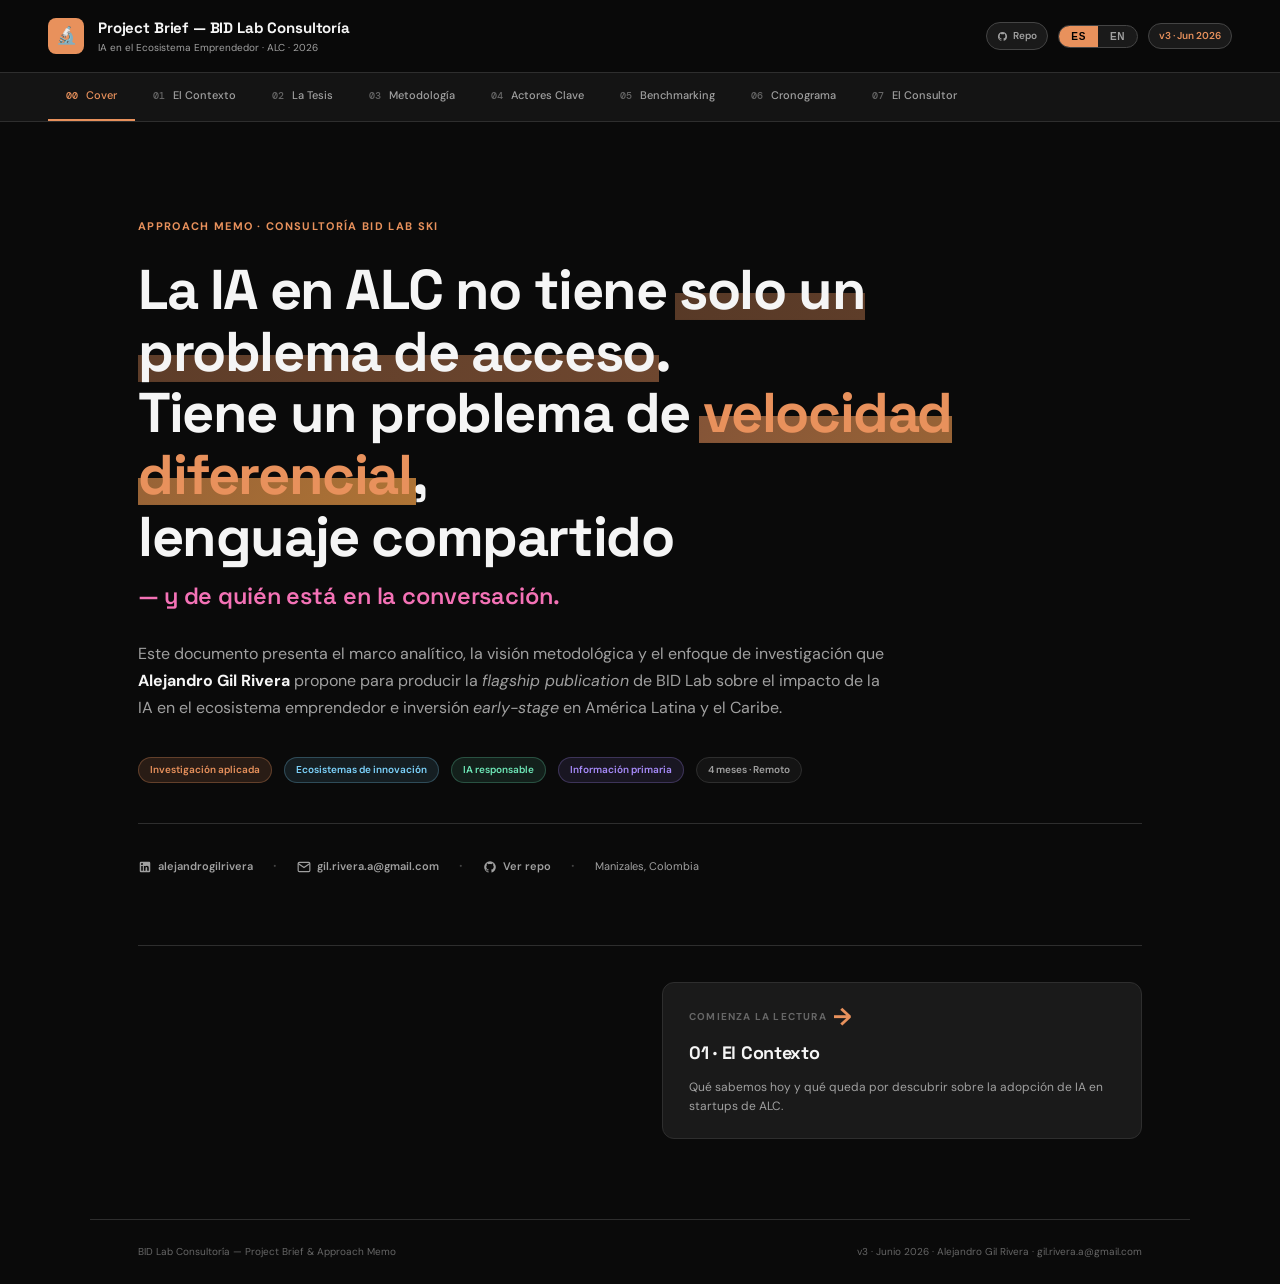
<file: index.html>
<!DOCTYPE html>
<html lang="es">
<head>
<meta charset="UTF-8">
<meta name="viewport" content="width=device-width, initial-scale=1.0">
<title>Project Brief — BID Lab | Alejandro Gil Rivera</title>
<meta name="description" content="Marco analítico y enfoque metodológico para la flagship publication BID Lab sobre IA en el ecosistema emprendedor de ALC.">
<link href="https://fonts.googleapis.com/css2?family=Space+Grotesk:wght@400;500;600;700&family=DM+Sans:ital,wght@0,300;0,400;0,500;0,600;1,400&family=DM+Mono:wght@400;500&display=swap" rel="stylesheet">
<link rel="stylesheet" href="styles.css">
</head>
<body>

<!-- LANG OVERLAY -->
<div class="lang-overlay" id="enOverlay">
  <div style="font-size:32px">🚧</div>
  <div class="lang-overlay-title">English version coming soon</div>
  <div class="lang-overlay-sub">Este project brief está actualmente disponible en español.</div>
  <button class="lang-overlay-close" onclick="toggleLang('es')">Volver al español</button>
</div>

<!-- STICKY HEADER -->
<header class="hdr">
  <div class="hdr-left">
    <div class="hdr-icon">🔬</div>
    <div>
      <div class="hdr-title">Project Brief — BID Lab Consultoría</div>
      <div class="hdr-sub">IA en el Ecosistema Emprendedor · ALC · 2026</div>
    </div>
  </div>
  <div class="hdr-right">
    <a class="gh-link" href="https://github.com/agr-git/bidlab-ai-ecosistema-alc" target="_blank" rel="noopener">
      <svg width="11" height="11" viewBox="0 0 24 24" fill="currentColor"><path d="M12 2A10 10 0 0 0 2 12c0 4.42 2.87 8.17 6.84 9.5c.5.08.66-.23.66-.5v-1.69c-2.77.6-3.36-1.34-3.36-1.34c-.46-1.16-1.11-1.47-1.11-1.47c-.91-.62.07-.6.07-.6c1 .07 1.53 1.03 1.53 1.03c.87 1.52 2.34 1.07 2.91.83c.09-.65.35-1.09.63-1.34c-2.22-.25-4.55-1.11-4.55-4.92c0-1.11.38-2 1.03-2.71c-.1-.25-.45-1.29.1-2.64c0 0 .84-.27 2.75 1.02c.79-.22 1.65-.33 2.5-.33c.85 0 1.71.11 2.5.33c1.91-1.29 2.75-1.02 2.75-1.02c.55 1.35.2 2.39.1 2.64c.65.71 1.03 1.6 1.03 2.71c0 3.82-2.34 4.66-4.57 4.91c.36.31.69.92.69 1.85V21c0 .27.16.59.67.5C19.14 20.16 22 16.42 22 12A10 10 0 0 0 12 2z"/></svg>
      Repo
    </a>
    <div class="lang-btn">
      <button id="btnES" class="active" onclick="toggleLang('es')">ES</button>
      <button id="btnEN" onclick="toggleLang('en')">EN</button>
    </div>
    <span class="badge">v3 · Jun 2026</span>
  </div>
</header>

<!-- SUB-NAV -->
<nav class="subnav">
  <a class="snb" href="index.html"><span class="snb-num">00</span>Cover</a>
  <a class="snb" href="01-contexto.html"><span class="snb-num">01</span>El Contexto</a>
  <a class="snb" href="02-tesis.html"><span class="snb-num">02</span>La Tesis</a>
  <a class="snb" href="03-metodologia.html"><span class="snb-num">03</span>Metodología</a>
  <a class="snb" href="04-actores.html"><span class="snb-num">04</span>Actores Clave</a>
  <a class="snb" href="05-benchmarking.html"><span class="snb-num">05</span>Benchmarking</a>
  <a class="snb" href="06-cronograma.html"><span class="snb-num">06</span>Cronograma</a>
  <a class="snb" href="07-consultor.html"><span class="snb-num">07</span>El Consultor</a>
</nav>

<!-- HERO -->
<div class="hero">
  <div class="hero-eyebrow">Approach Memo · Consultoría BID Lab SKI</div>
  <h1 class="hero-title">
    La IA en ALC no tiene <span class="hl">solo un problema de acceso</span>.<br>
    Tiene un problema de <span class="hl hl-2"><em>velocidad diferencial</em></span>,<br>
    lenguaje compartido
    <span class="hero-title-genero">— y de quién está en la conversación.</span>
  </h1>
  <p class="hero-desc">
    Este documento presenta el marco analítico, la visión metodológica y el enfoque de investigación que <strong style="color:var(--txt)">Alejandro Gil Rivera</strong> propone para producir la <em>flagship publication</em> de BID Lab sobre el impacto de la IA en el ecosistema emprendedor e inversión <em>early-stage</em> en América Latina y el Caribe.
  </p>
  <div class="hero-tags">
    <span class="tag to">Investigación aplicada</span>
    <span class="tag tb2">Ecosistemas de innovación</span>
    <span class="tag tg">IA responsable</span>
    <span class="tag tp">Información primaria</span>
    <span class="tag tgr">4 meses · Remoto</span>
  </div>
  <div class="hero-meta">
    <a href="https://linkedin.com/in/alejandrogilrivera" target="_blank" rel="noopener">
      <svg width="14" height="14" viewBox="0 0 24 24" fill="currentColor"><path d="M19 3A2 2 0 0 1 21 5V19A2 2 0 0 1 19 21H5A2 2 0 0 1 3 19V5A2 2 0 0 1 5 3H19M18.5 18.5V13.2A3.26 3.26 0 0 0 15.24 9.94C14.39 9.94 13.4 10.46 12.92 11.24V10.13H10.13V18.5H12.92V13.57C12.92 12.8 13.54 12.17 14.31 12.17A1.4 1.4 0 0 1 15.71 13.57V18.5H18.5M6.88 8.56A1.68 1.68 0 0 0 8.56 6.88C8.56 5.95 7.81 5.19 6.88 5.19A1.69 1.69 0 0 0 5.19 6.88C5.19 7.81 5.95 8.56 6.88 8.56M8.27 18.5V10.13H5.5V18.5H8.27Z"/></svg>
      alejandrogilrivera
    </a>
    <span class="hero-meta-divider">·</span>
    <a href="mailto:gil.rivera.a@gmail.com">
      <svg width="14" height="14" viewBox="0 0 24 24" fill="none" stroke="currentColor" stroke-width="2"><path d="M4 4h16c1.1 0 2 .9 2 2v12c0 1.1-.9 2-2 2H4c-1.1 0-2-.9-2-2V6c0-1.1.9-2 2-2z"/><polyline points="22,6 12,13 2,6"/></svg>
      gil.rivera.a@gmail.com
    </a>
    <span class="hero-meta-divider">·</span>
    <a href="https://github.com/agr-git/bidlab-ai-ecosistema-alc" target="_blank" rel="noopener">
      <svg width="14" height="14" viewBox="0 0 24 24" fill="currentColor"><path d="M12 2A10 10 0 0 0 2 12c0 4.42 2.87 8.17 6.84 9.5c.5.08.66-.23.66-.5v-1.69c-2.77.6-3.36-1.34-3.36-1.34c-.46-1.16-1.11-1.47-1.11-1.47c-.91-.62.07-.6.07-.6c1 .07 1.53 1.03 1.53 1.03c.87 1.52 2.34 1.07 2.91.83c.09-.65.35-1.09.63-1.34c-2.22-.25-4.55-1.11-4.55-4.92c0-1.11.38-2 1.03-2.71c-.1-.25-.45-1.29.1-2.64c0 0 .84-.27 2.75 1.02c.79-.22 1.65-.33 2.5-.33c.85 0 1.71.11 2.5.33c1.91-1.29 2.75-1.02 2.75-1.02c.55 1.35.2 2.39.1 2.64c.65.71 1.03 1.6 1.03 2.71c0 3.82-2.34 4.66-4.57 4.91c.36.31.69.92.69 1.85V21c0 .27.16.59.67.5C19.14 20.16 22 16.42 22 12A10 10 0 0 0 12 2z"/></svg>
      Ver repo
    </a>
    <span class="hero-meta-divider">·</span>
    <span style="font-size:11px; color: var(--txt2);">Manizales, Colombia</span>
  </div>

  <!-- CONTINUE -->
  <div class="continue">
    <a class="continue-card next" href="01-contexto.html">
      <div class="continue-eyebrow">Comienza la lectura <span class="continue-arrow">→</span></div>
      <div class="continue-title">01 · El Contexto</div>
      <div class="continue-sub">Qué sabemos hoy y qué queda por descubrir sobre la adopción de IA en startups de ALC.</div>
    </a>
  </div>
</div>

<!-- FOOTER -->
<div class="ft">
  <span>BID Lab Consultoría — Project Brief & Approach Memo</span>
  <span>v3 · Junio 2026 · Alejandro Gil Rivera · gil.rivera.a@gmail.com</span>
</div>

<script src="app.js"></script>
</body>
</html>
</file>
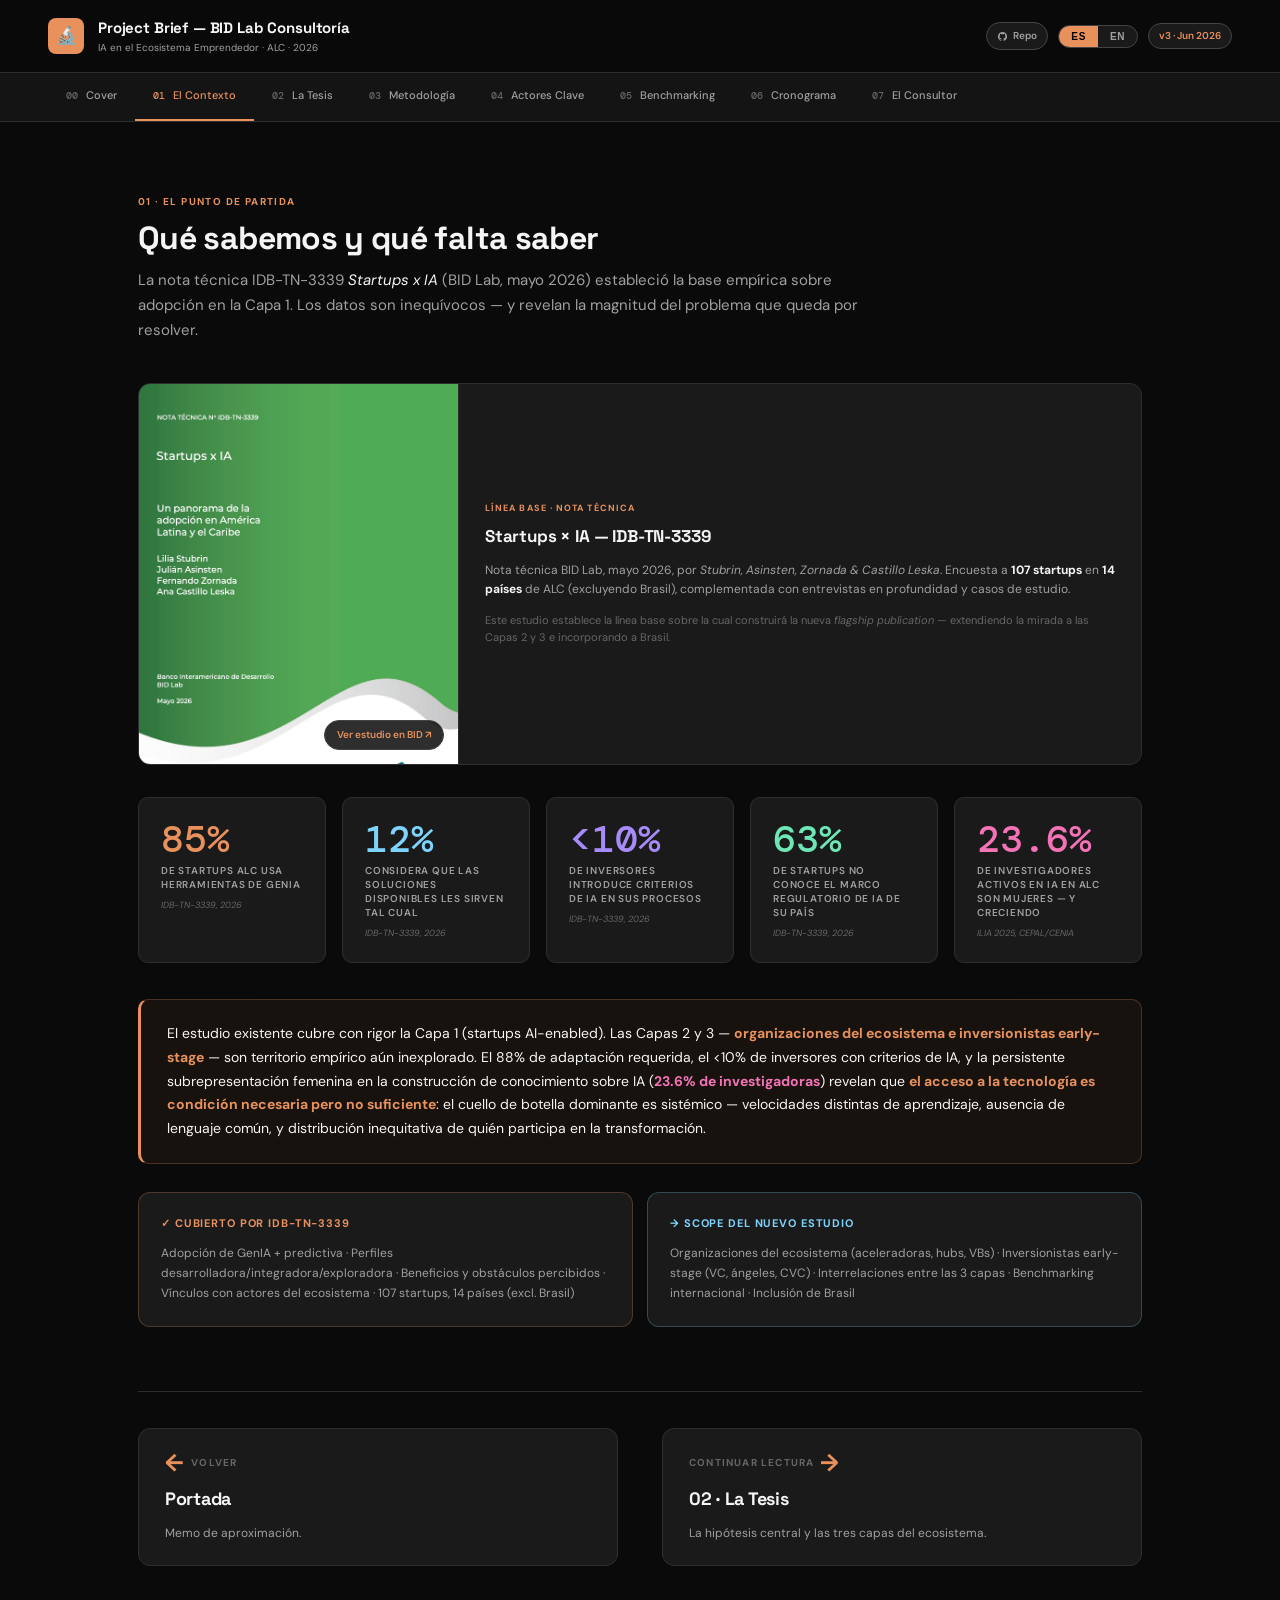
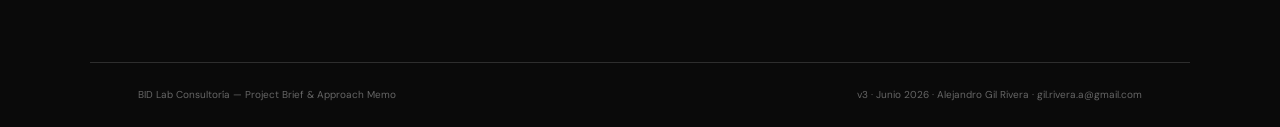
<file: 01-contexto.html>
<!DOCTYPE html>
<html lang="es">
<head>
<meta charset="UTF-8">
<meta name="viewport" content="width=device-width, initial-scale=1.0">
<title>01 · El Contexto — Project Brief BID Lab</title>
<link href="https://fonts.googleapis.com/css2?family=Space+Grotesk:wght@400;500;600;700&family=DM+Sans:ital,wght@0,300;0,400;0,500;0,600;1,400&family=DM+Mono:wght@400;500&display=swap" rel="stylesheet">
<link rel="stylesheet" href="styles.css">
</head>
<body>

<div class="lang-overlay" id="enOverlay">
  <div style="font-size:32px">🚧</div>
  <div class="lang-overlay-title">English version coming soon</div>
  <div class="lang-overlay-sub">Este project brief está actualmente disponible en español.</div>
  <button class="lang-overlay-close" onclick="toggleLang('es')">Volver al español</button>
</div>

<header class="hdr">
  <div class="hdr-left">
    <div class="hdr-icon">🔬</div>
    <div>
      <div class="hdr-title">Project Brief — BID Lab Consultoría</div>
      <div class="hdr-sub">IA en el Ecosistema Emprendedor · ALC · 2026</div>
    </div>
  </div>
  <div class="hdr-right">
    <a class="gh-link" href="https://github.com/agr-git/bidlab-ai-ecosistema-alc" target="_blank" rel="noopener">
      <svg width="11" height="11" viewBox="0 0 24 24" fill="currentColor"><path d="M12 2A10 10 0 0 0 2 12c0 4.42 2.87 8.17 6.84 9.5c.5.08.66-.23.66-.5v-1.69c-2.77.6-3.36-1.34-3.36-1.34c-.46-1.16-1.11-1.47-1.11-1.47c-.91-.62.07-.6.07-.6c1 .07 1.53 1.03 1.53 1.03c.87 1.52 2.34 1.07 2.91.83c.09-.65.35-1.09.63-1.34c-2.22-.25-4.55-1.11-4.55-4.92c0-1.11.38-2 1.03-2.71c-.1-.25-.45-1.29.1-2.64c0 0 .84-.27 2.75 1.02c.79-.22 1.65-.33 2.5-.33c.85 0 1.71.11 2.5.33c1.91-1.29 2.75-1.02 2.75-1.02c.55 1.35.2 2.39.1 2.64c.65.71 1.03 1.6 1.03 2.71c0 3.82-2.34 4.66-4.57 4.91c.36.31.69.92.69 1.85V21c0 .27.16.59.67.5C19.14 20.16 22 16.42 22 12A10 10 0 0 0 12 2z"/></svg>
      Repo
    </a>
    <div class="lang-btn">
      <button id="btnES" class="active" onclick="toggleLang('es')">ES</button>
      <button id="btnEN" onclick="toggleLang('en')">EN</button>
    </div>
    <span class="badge">v3 · Jun 2026</span>
  </div>
</header>

<nav class="subnav">
  <a class="snb" href="index.html"><span class="snb-num">00</span>Cover</a>
  <a class="snb" href="01-contexto.html"><span class="snb-num">01</span>El Contexto</a>
  <a class="snb" href="02-tesis.html"><span class="snb-num">02</span>La Tesis</a>
  <a class="snb" href="03-metodologia.html"><span class="snb-num">03</span>Metodología</a>
  <a class="snb" href="04-actores.html"><span class="snb-num">04</span>Actores Clave</a>
  <a class="snb" href="05-benchmarking.html"><span class="snb-num">05</span>Benchmarking</a>
  <a class="snb" href="06-cronograma.html"><span class="snb-num">06</span>Cronograma</a>
  <a class="snb" href="07-consultor.html"><span class="snb-num">07</span>El Consultor</a>
</nav>

<!-- PAGE CONTENT -->
<section class="page">
  <div class="sec-label">01 · El punto de partida</div>
  <h1 class="sec-title">Qué sabemos y qué falta saber</h1>
  <p class="sec-sub">La nota técnica IDB-TN-3339 <em>Startups x IA</em> (BID Lab, mayo 2026) estableció la base empírica sobre adopción en la Capa 1. Los datos son inequívocos — y revelan la magnitud del problema que queda por resolver.</p>

  <!-- STUDY IMAGE / EVIDENCE -->
  <div class="study-img-wrap">
    <div class="study-img" style="background-image: url('portada-estudio-idb-tn-3339.png');" role="img" aria-label="Portada de la nota técnica IDB-TN-3339 — Startups x IA · BID Lab Mayo 2026">
      <a href="https://publications.iadb.org/es/startups-x-ia-un-panorama-de-la-adopcion-en-america-latina-y-el-caribe" target="_blank" rel="noopener">Ver estudio en BID ↗</a>
    </div>
    <div class="study-img-text">
      <div style="font-size:9px; font-weight:700; color:var(--orange); text-transform:uppercase; letter-spacing:.12em; margin-bottom:8px;">Línea base · Nota técnica</div>
      <h4 style="font-family:'Space Grotesk',sans-serif; font-size:17px; font-weight:700; letter-spacing:-.01em; margin-bottom:10px; color:var(--txt);">Startups × IA — IDB-TN-3339</h4>
      <p style="font-size:12px; color:var(--txt2); line-height:1.65; margin-bottom:12px;">
        Nota técnica BID Lab, mayo 2026, por <em>Stubrin, Asinsten, Zornada &amp; Castillo Leska</em>. Encuesta a <strong style="color:var(--txt)">107 startups</strong> en <strong style="color:var(--txt)">14 países</strong> de ALC (excluyendo Brasil), complementada con entrevistas en profundidad y casos de estudio.
      </p>
      <p style="font-size:11px; color:var(--txt3); line-height:1.55;">
        Este estudio establece la línea base sobre la cual construirá la nueva <em>flagship publication</em> — extendiendo la mirada a las Capas 2 y 3 e incorporando a Brasil.
      </p>
    </div>
  </div>

  <div class="kpi-grid">
    <div class="kpi">
      <div class="kv">85%</div>
      <div class="kl">de startups ALC usa herramientas de GenIA</div>
      <div class="kpi-src">IDB-TN-3339, 2026</div>
    </div>
    <div class="kpi">
      <div class="kv blue">12%</div>
      <div class="kl">considera que las soluciones disponibles les sirven tal cual</div>
      <div class="kpi-src">IDB-TN-3339, 2026</div>
    </div>
    <div class="kpi">
      <div class="kv purple">&lt;10%</div>
      <div class="kl">de inversores introduce criterios de IA en sus procesos</div>
      <div class="kpi-src">IDB-TN-3339, 2026</div>
    </div>
    <div class="kpi">
      <div class="kv green">63%</div>
      <div class="kl">de startups no conoce el marco regulatorio de IA de su país</div>
      <div class="kpi-src">IDB-TN-3339, 2026</div>
    </div>
    <div class="kpi">
      <div class="kv" style="color:var(--pink);">23.6%</div>
      <div class="kl">de investigadores activos en IA en ALC son mujeres — y creciendo</div>
      <div class="kpi-src">ILIA 2025, CEPAL/CENIA</div>
    </div>
  </div>

  <div class="callout full">
    <p>El estudio existente cubre con rigor la Capa 1 (startups AI-enabled). Las Capas 2 y 3 — <strong>organizaciones del ecosistema e inversionistas early-stage</strong> — son territorio empírico aún inexplorado. El 88% de adaptación requerida, el &lt;10% de inversores con criterios de IA, y la persistente subrepresentación femenina en la construcción de conocimiento sobre IA (<strong style="color:var(--pink);">23.6% de investigadoras</strong>) revelan que <strong>el acceso a la tecnología es condición necesaria pero no suficiente</strong>: el cuello de botella dominante es sistémico — velocidades distintas de aprendizaje, ausencia de lenguaje común, y distribución inequitativa de quién participa en la transformación.</p>
  </div>

  <div class="coverage-split">
    <div class="method-card" style="border-color:rgba(232,145,92,.25);">
      <div style="font-size:11px; font-weight:700; color:var(--orange); text-transform:uppercase; letter-spacing:.08em; margin-bottom:10px;">✓ Cubierto por IDB-TN-3339</div>
      <div style="font-size:12px; color:var(--txt2); line-height:1.7;">Adopción de GenIA + predictiva · Perfiles desarrolladora/integradora/exploradora · Beneficios y obstáculos percibidos · Vínculos con actores del ecosistema · 107 startups, 14 países (excl. Brasil)</div>
    </div>
    <div class="method-card" style="border-color:rgba(125,211,252,.25);">
      <div style="font-size:11px; font-weight:700; color:var(--blue); text-transform:uppercase; letter-spacing:.08em; margin-bottom:10px;">→ Scope del nuevo estudio</div>
      <div style="font-size:12px; color:var(--txt2); line-height:1.7;">Organizaciones del ecosistema (aceleradoras, hubs, VBs) · Inversionistas early-stage (VC, ángeles, CVC) · Interrelaciones entre las 3 capas · Benchmarking internacional · Inclusión de Brasil</div>
    </div>
  </div>

  <!-- CONTINUE -->
  <div class="continue">
    <a class="continue-card prev" href="index.html">
      <div class="continue-eyebrow"><span class="continue-arrow">←</span> Volver</div>
      <div class="continue-title">Portada</div>
      <div class="continue-sub">Memo de aproximación.</div>
    </a>
    <a class="continue-card next" href="02-tesis.html">
      <div class="continue-eyebrow">Continuar lectura <span class="continue-arrow">→</span></div>
      <div class="continue-title">02 · La Tesis</div>
      <div class="continue-sub">La hipótesis central y las tres capas del ecosistema.</div>
    </a>
  </div>
</section>

<div class="ft">
  <span>BID Lab Consultoría — Project Brief & Approach Memo</span>
  <span>v3 · Junio 2026 · Alejandro Gil Rivera · gil.rivera.a@gmail.com</span>
</div>

<script src="app.js"></script>
</body>
</html>
</file>
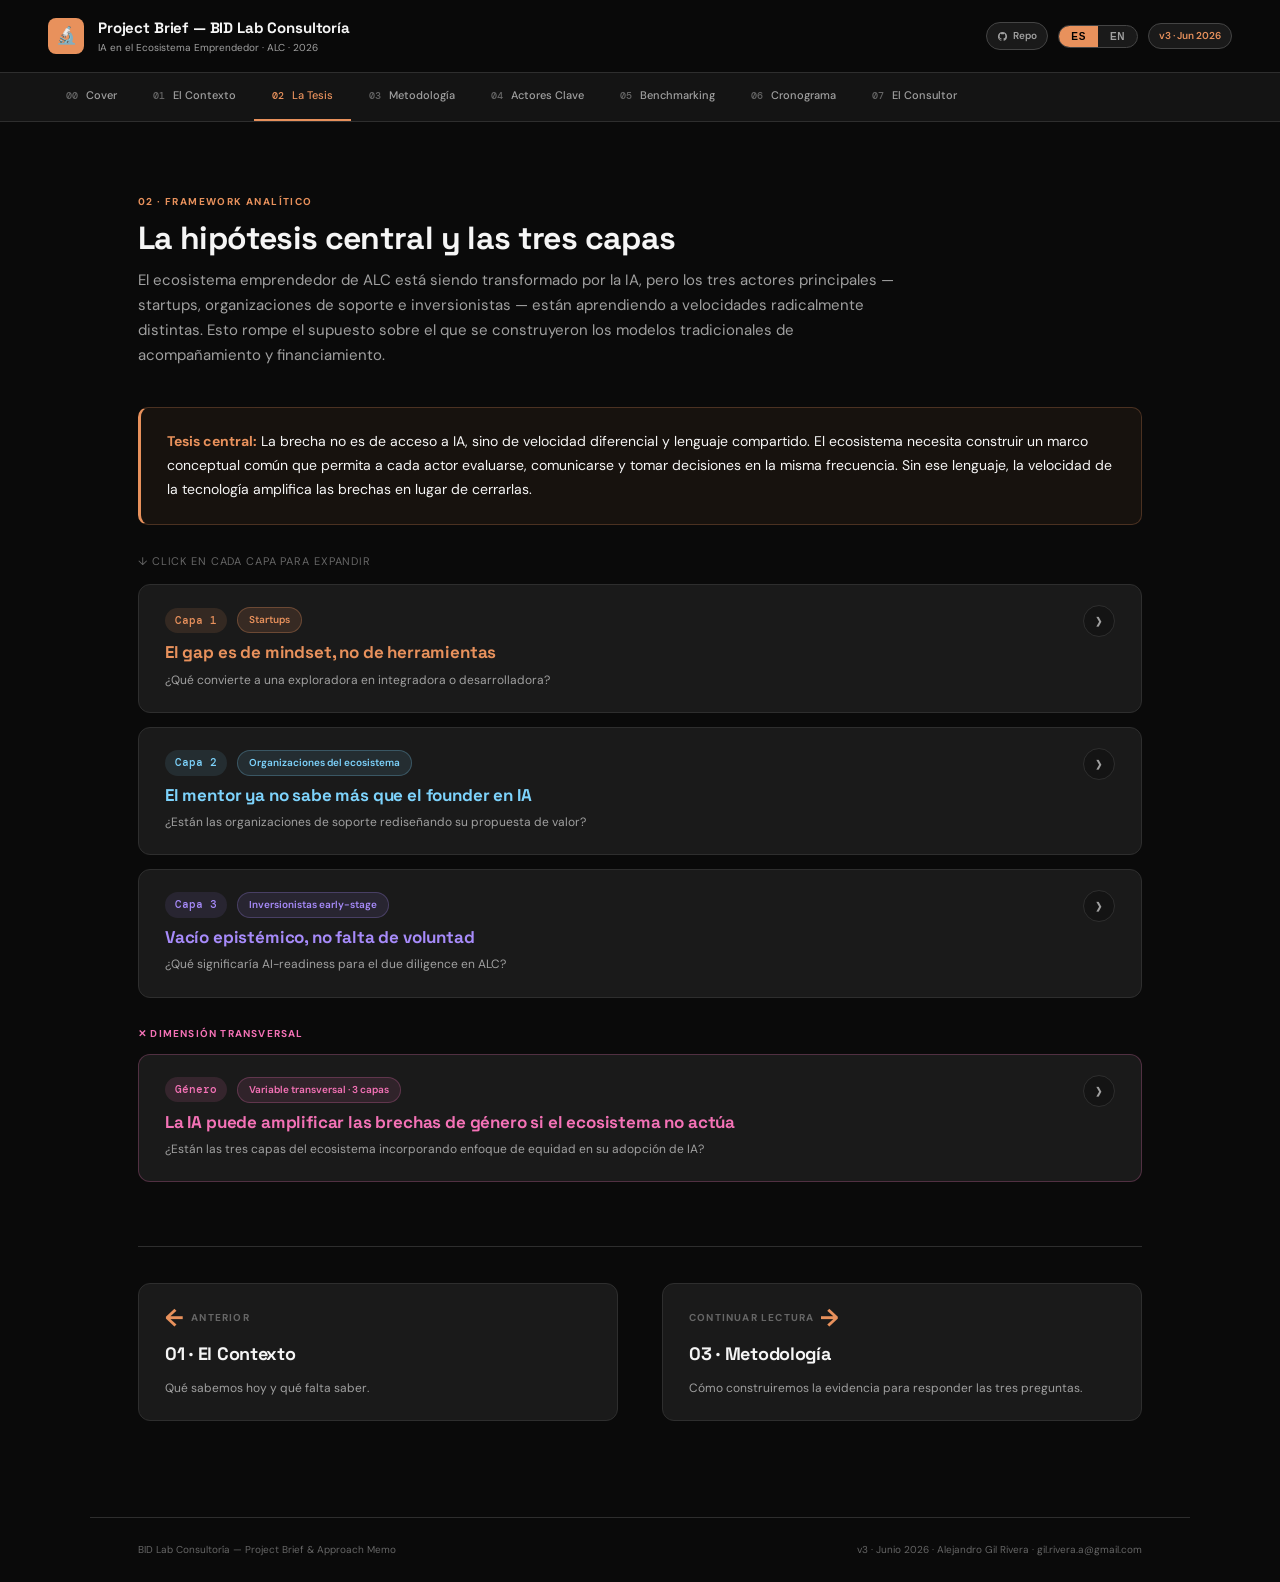
<file: 02-tesis.html>
<!DOCTYPE html>
<html lang="es">
<head>
<meta charset="UTF-8">
<meta name="viewport" content="width=device-width, initial-scale=1.0">
<title>02 · La Tesis — Project Brief BID Lab</title>
<link href="https://fonts.googleapis.com/css2?family=Space+Grotesk:wght@400;500;600;700&family=DM+Sans:ital,wght@0,300;0,400;0,500;0,600;1,400&family=DM+Mono:wght@400;500&display=swap" rel="stylesheet">
<link rel="stylesheet" href="styles.css">
</head>
<body>

<div class="lang-overlay" id="enOverlay">
  <div style="font-size:32px">🚧</div>
  <div class="lang-overlay-title">English version coming soon</div>
  <div class="lang-overlay-sub">Este project brief está actualmente disponible en español.</div>
  <button class="lang-overlay-close" onclick="toggleLang('es')">Volver al español</button>
</div>

<header class="hdr">
  <div class="hdr-left">
    <div class="hdr-icon">🔬</div>
    <div>
      <div class="hdr-title">Project Brief — BID Lab Consultoría</div>
      <div class="hdr-sub">IA en el Ecosistema Emprendedor · ALC · 2026</div>
    </div>
  </div>
  <div class="hdr-right">
    <a class="gh-link" href="https://github.com/agr-git/bidlab-ai-ecosistema-alc" target="_blank" rel="noopener">
      <svg width="11" height="11" viewBox="0 0 24 24" fill="currentColor"><path d="M12 2A10 10 0 0 0 2 12c0 4.42 2.87 8.17 6.84 9.5c.5.08.66-.23.66-.5v-1.69c-2.77.6-3.36-1.34-3.36-1.34c-.46-1.16-1.11-1.47-1.11-1.47c-.91-.62.07-.6.07-.6c1 .07 1.53 1.03 1.53 1.03c.87 1.52 2.34 1.07 2.91.83c.09-.65.35-1.09.63-1.34c-2.22-.25-4.55-1.11-4.55-4.92c0-1.11.38-2 1.03-2.71c-.1-.25-.45-1.29.1-2.64c0 0 .84-.27 2.75 1.02c.79-.22 1.65-.33 2.5-.33c.85 0 1.71.11 2.5.33c1.91-1.29 2.75-1.02 2.75-1.02c.55 1.35.2 2.39.1 2.64c.65.71 1.03 1.6 1.03 2.71c0 3.82-2.34 4.66-4.57 4.91c.36.31.69.92.69 1.85V21c0 .27.16.59.67.5C19.14 20.16 22 16.42 22 12A10 10 0 0 0 12 2z"/></svg>
      Repo
    </a>
    <div class="lang-btn">
      <button id="btnES" class="active" onclick="toggleLang('es')">ES</button>
      <button id="btnEN" onclick="toggleLang('en')">EN</button>
    </div>
    <span class="badge">v3 · Jun 2026</span>
  </div>
</header>

<nav class="subnav">
  <a class="snb" href="index.html"><span class="snb-num">00</span>Cover</a>
  <a class="snb" href="01-contexto.html"><span class="snb-num">01</span>El Contexto</a>
  <a class="snb" href="02-tesis.html"><span class="snb-num">02</span>La Tesis</a>
  <a class="snb" href="03-metodologia.html"><span class="snb-num">03</span>Metodología</a>
  <a class="snb" href="04-actores.html"><span class="snb-num">04</span>Actores Clave</a>
  <a class="snb" href="05-benchmarking.html"><span class="snb-num">05</span>Benchmarking</a>
  <a class="snb" href="06-cronograma.html"><span class="snb-num">06</span>Cronograma</a>
  <a class="snb" href="07-consultor.html"><span class="snb-num">07</span>El Consultor</a>
</nav>

<section class="page">
  <div class="sec-label">02 · Framework analítico</div>
  <h1 class="sec-title">La hipótesis central y las tres capas</h1>
  <p class="sec-sub">El ecosistema emprendedor de ALC está siendo transformado por la IA, pero los tres actores principales — startups, organizaciones de soporte e inversionistas — están aprendiendo a velocidades radicalmente distintas. Esto rompe el supuesto sobre el que se construyeron los modelos tradicionales de acompañamiento y financiamiento.</p>

  <div class="callout full" style="margin-bottom:28px;">
    <p><strong>Tesis central:</strong> La brecha no es de acceso a IA, sino de velocidad diferencial y lenguaje compartido. El ecosistema necesita construir un marco conceptual común que permita a cada actor evaluarse, comunicarse y tomar decisiones en la misma frecuencia. Sin ese lenguaje, la velocidad de la tecnología amplifica las brechas en lugar de cerrarlas.</p>
  </div>

  <div style="font-size:11px; color:var(--txt3); text-transform:uppercase; letter-spacing:.08em; margin-bottom:14px;">↓ Click en cada capa para expandir</div>

  <div class="layers">
    <!-- Capa 1 -->
    <div class="layer-card l1">
      <div class="layer-header" onclick="toggleLayer(this)">
        <div style="flex:1;">
          <div style="display:flex; align-items:center; gap:10px; margin-bottom:6px; flex-wrap:wrap;">
            <span class="layer-num">Capa 1</span>
            <span class="tag to">Startups</span>
          </div>
          <div class="layer-title">El gap es de mindset, no de herramientas</div>
          <div class="layer-brief">¿Qué convierte a una exploradora en integradora o desarrolladora?</div>
        </div>
        <div class="layer-toggle">›</div>
      </div>
      <div class="layer-body">
        <div class="layer-hyp">
          La saturación de información fragmentada sobre IA genera <strong>ansiedad de herramienta</strong> — la pregunta permanente de "¿cuál uso?" — en lugar de una mentalidad experimental de prueba-error-aprendizaje. Lo que distingue a las startups que avanzan en madurez de adopción no es el acceso a modelos, sino la capacidad de traducir la tecnología en decisiones de negocio concretas. El estudio existente lo confirma: el perfil del founder es el predictor más fuerte de madurez tecnológica (sección 4.4 IDB-TN-3339).
        </div>
        <div class="layer-question">¿Qué condiciones habilitan el salto de explorador a integrador, y qué rol juegan las organizaciones del ecosistema en ese proceso?</div>
      </div>
    </div>

    <!-- Capa 2 -->
    <div class="layer-card l2">
      <div class="layer-header" onclick="toggleLayer(this)">
        <div style="flex:1;">
          <div style="display:flex; align-items:center; gap:10px; margin-bottom:6px; flex-wrap:wrap;">
            <span class="layer-num">Capa 2</span>
            <span class="tag tb2">Organizaciones del ecosistema</span>
          </div>
          <div class="layer-title">El mentor ya no sabe más que el founder en IA</div>
          <div class="layer-brief">¿Están las organizaciones de soporte rediseñando su propuesta de valor?</div>
        </div>
        <div class="layer-toggle">›</div>
      </div>
      <div class="layer-body">
        <div class="layer-hyp">
          El modelo tradicional de aceleración asumía que el mentor sabe más que el founder. En IA, eso ya no aplica. Founders AI-native con equipos de 1–2 personas generan revenues de $1M+ más rápido que los ciclos de diseño de programa de cualquier aceleradora. Las organizaciones de soporte están en el mismo ciclo de aprendizaje que sus beneficiarios — sin saberlo o sin admitirlo. El resultado: <strong>programas que no matchean la velocidad de iteración real</strong> y modelos de acompañamiento que aún evalúan startups con criterios pre-IA.
        </div>
        <div class="layer-question">¿Qué tan en disposición están las organizaciones de apoyo para adaptar sus modelos, y qué nuevos intermediarios (AI studios, data enablers) están llenando el vacío?</div>
      </div>
    </div>

    <!-- Capa 3 -->
    <div class="layer-card l3">
      <div class="layer-header" onclick="toggleLayer(this)">
        <div style="flex:1;">
          <div style="display:flex; align-items:center; gap:10px; margin-bottom:6px; flex-wrap:wrap;">
            <span class="layer-num">Capa 3</span>
            <span class="tag tp">Inversionistas early-stage</span>
          </div>
          <div class="layer-title">Vacío epistémico, no falta de voluntad</div>
          <div class="layer-brief">¿Qué significaría AI-readiness para el due diligence en ALC?</div>
        </div>
        <div class="layer-toggle">›</div>
      </div>
      <div class="layer-body">
        <div class="layer-hyp">
          El &lt;10% de inversores con criterios de IA no refleja resistencia — refleja que "AI readiness" no tiene aún una definición estable ni métricas consolidadas. La tecnología avanza más rápido que los marcos de evaluación. Adicionalmente, los instrumentos tradicionales de inversión (pre-seed, seed) fueron diseñados para ciclos de desarrollo que AI-native startups ya no siguen: <strong>requieren menos capital, iteran más rápido y tienen mayor dependencia de modelos de terceros</strong>, lo que cambia radicalmente el perfil de riesgo.
        </div>
        <div class="layer-question">¿Cómo están evaluando el AI-readiness los fondos más avanzados globalmente, y qué instrumentos de financiamiento son adecuados para startups AI-intensive en ALC?</div>
      </div>
    </div>
  </div>

  <!-- ───── DIMENSIÓN TRANSVERSAL: GÉNERO ───── -->
  <div class="gender-section-label">✕ Dimensión transversal</div>
  <div class="layer-card gender">
    <div class="layer-header" onclick="toggleLayer(this)">
      <div style="flex:1;">
        <div style="display:flex; align-items:center; gap:10px; margin-bottom:6px; flex-wrap:wrap;">
          <span class="layer-num">Género</span>
          <span class="tag" style="background:rgba(244,114,182,.1); color:var(--pink); border:1px solid rgba(244,114,182,.25);">Variable transversal · 3 capas</span>
        </div>
        <div class="layer-title">La IA puede amplificar las brechas de género si el ecosistema no actúa</div>
        <div class="layer-brief">¿Están las tres capas del ecosistema incorporando enfoque de equidad en su adopción de IA?</div>
      </div>
      <div class="layer-toggle">›</div>
    </div>
    <div class="layer-body">
      <div class="layer-hyp">
        El ILIA 2025 identifica una paradoja: el <strong>39% de las tareas en empleos de mayoría femenina</strong> puede acelerarse con IA, frente al 31% en empleos masculinos. Mayor potencial de beneficio — pero también mayor riesgo de desplazamiento sin políticas activas. A esto se suma que ninguno de los países con políticas formales de género en IA lidera en participación real de investigadoras (19.8% → 23.6% regional, todavía lejos de la paridad). La brecha no es solo de acceso: es de <strong>quién está construyendo el lenguaje común de la IA</strong> y para quién se diseñan los instrumentos de soporte e inversión.
      </div>
      <div class="gender-impact-grid">
        <div class="gender-impact-cell">
          <div class="gic-label l1">Capa 1 · Startups</div>
          <div class="gic-text">Mujeres founders tienen menos acceso a redes de aprendizaje informal de IA, amplificando el gap de mindset.</div>
        </div>
        <div class="gender-impact-cell">
          <div class="gic-label l2">Capa 2 · Ecosistema</div>
          <div class="gic-text">Los programas de aceleración y hubs no han incorporado enfoque de género en sus curricula de IA.</div>
        </div>
        <div class="gender-impact-cell">
          <div class="gic-label l3">Capa 3 · Inversores</div>
          <div class="gic-text">Los criterios emergentes de AI-readiness en due diligence no contemplan gender lens investment.</div>
        </div>
      </div>
      <div class="layer-question">¿Cómo están (o no) incorporando las tres capas del ecosistema la equidad de género en sus estrategias de adopción de IA, y qué instrumentos podrían garantizar que la IA no profundice las brechas existentes?</div>
    </div>
  </div>

  <div class="continue">
    <a class="continue-card prev" href="01-contexto.html">
      <div class="continue-eyebrow"><span class="continue-arrow">←</span> Anterior</div>
      <div class="continue-title">01 · El Contexto</div>
      <div class="continue-sub">Qué sabemos hoy y qué falta saber.</div>
    </a>
    <a class="continue-card next" href="03-metodologia.html">
      <div class="continue-eyebrow">Continuar lectura <span class="continue-arrow">→</span></div>
      <div class="continue-title">03 · Metodología</div>
      <div class="continue-sub">Cómo construiremos la evidencia para responder las tres preguntas.</div>
    </a>
  </div>
</section>

<div class="ft">
  <span>BID Lab Consultoría — Project Brief & Approach Memo</span>
  <span>v3 · Junio 2026 · Alejandro Gil Rivera · gil.rivera.a@gmail.com</span>
</div>

<script src="app.js"></script>
</body>
</html>
</file>
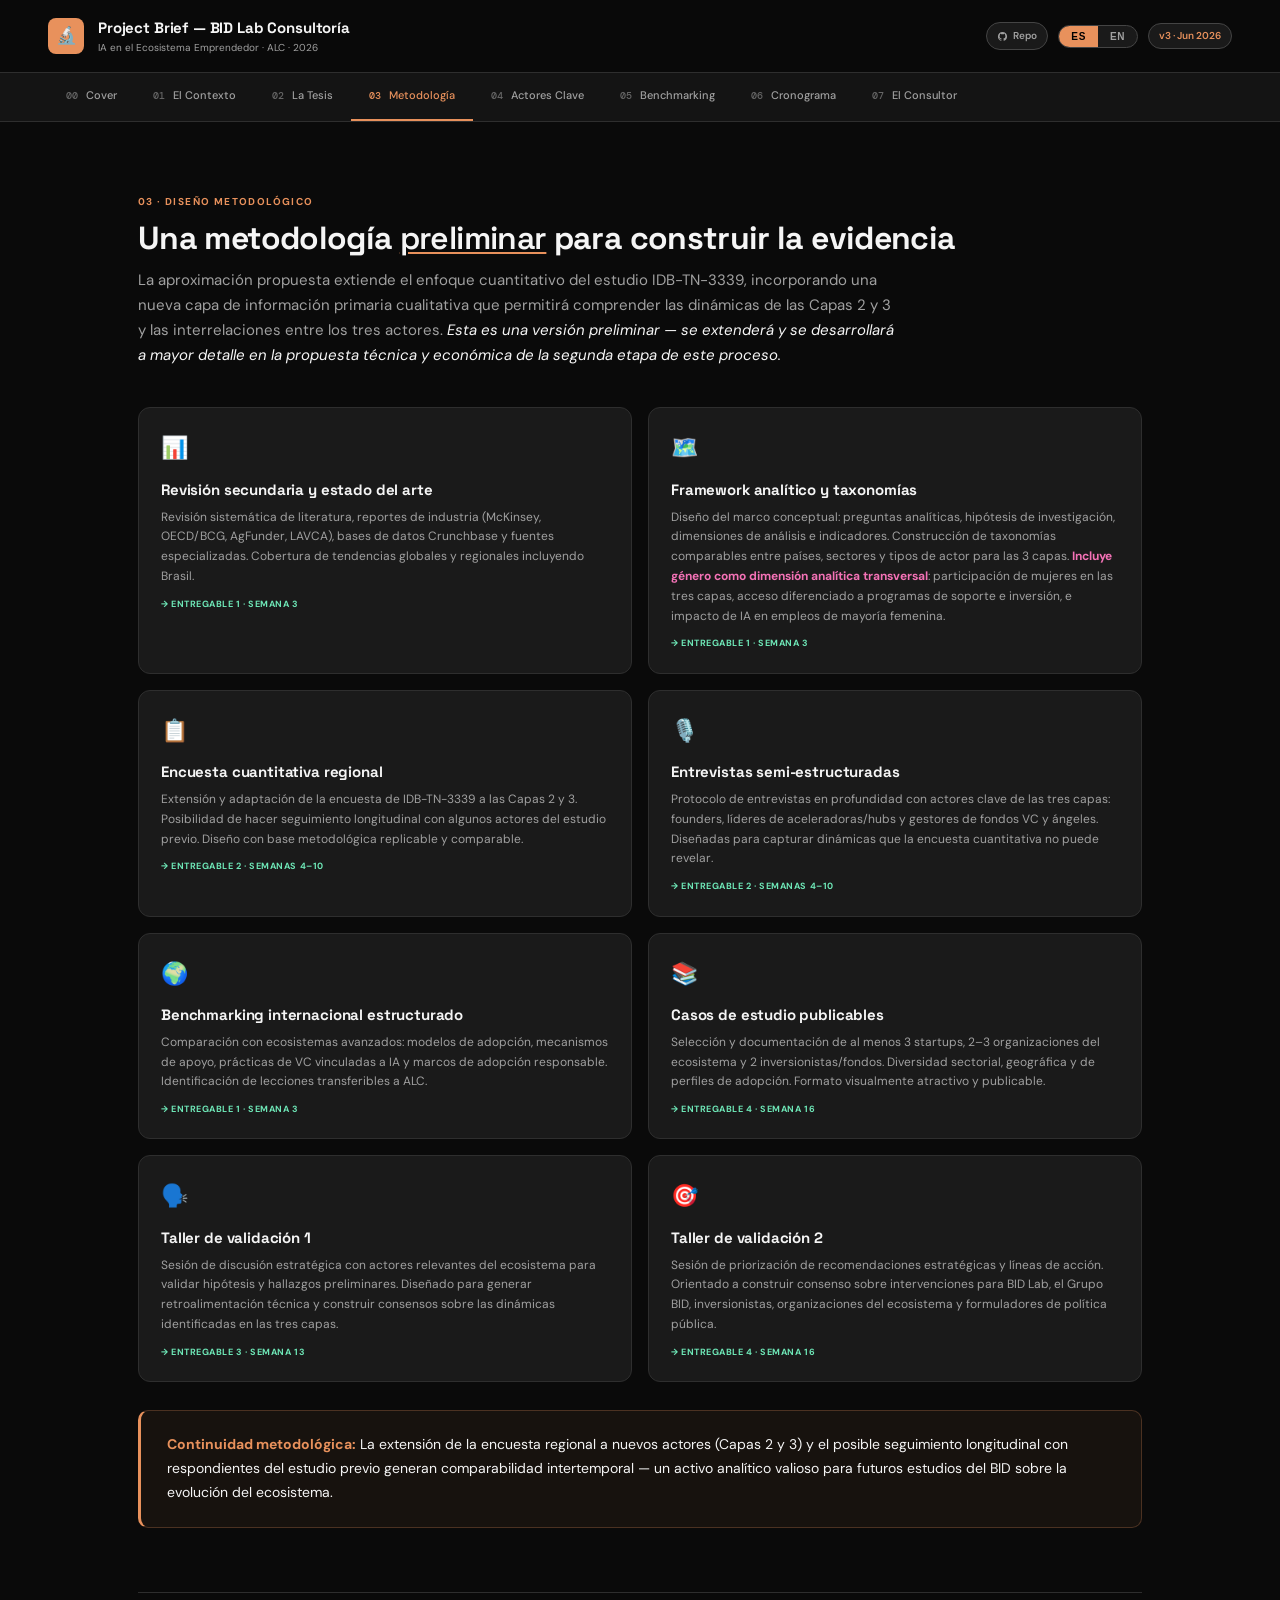
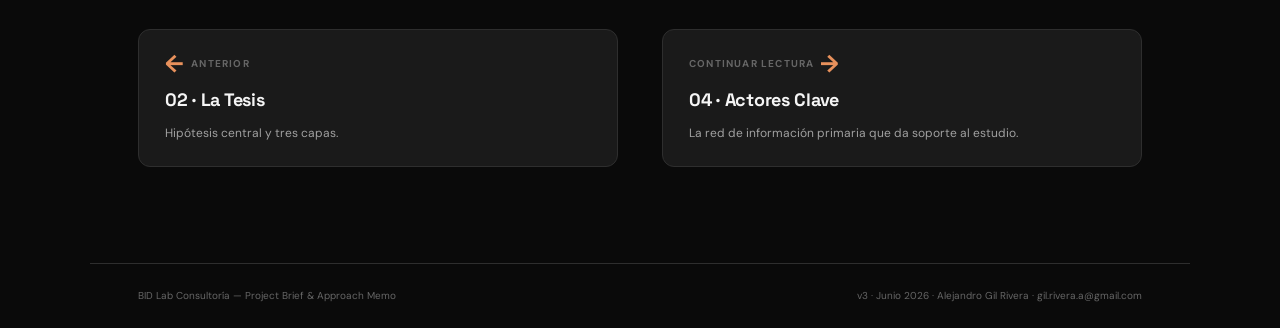
<file: 03-metodologia.html>
<!DOCTYPE html>
<html lang="es">
<head>
<meta charset="UTF-8">
<meta name="viewport" content="width=device-width, initial-scale=1.0">
<title>03 · Metodología — Project Brief BID Lab</title>
<link href="https://fonts.googleapis.com/css2?family=Space+Grotesk:wght@400;500;600;700&family=DM+Sans:ital,wght@0,300;0,400;0,500;0,600;1,400&family=DM+Mono:wght@400;500&display=swap" rel="stylesheet">
<link rel="stylesheet" href="styles.css">
</head>
<body>

<div class="lang-overlay" id="enOverlay">
  <div style="font-size:32px">🚧</div>
  <div class="lang-overlay-title">English version coming soon</div>
  <div class="lang-overlay-sub">Este project brief está actualmente disponible en español.</div>
  <button class="lang-overlay-close" onclick="toggleLang('es')">Volver al español</button>
</div>

<header class="hdr">
  <div class="hdr-left">
    <div class="hdr-icon">🔬</div>
    <div>
      <div class="hdr-title">Project Brief — BID Lab Consultoría</div>
      <div class="hdr-sub">IA en el Ecosistema Emprendedor · ALC · 2026</div>
    </div>
  </div>
  <div class="hdr-right">
    <a class="gh-link" href="https://github.com/agr-git/bidlab-ai-ecosistema-alc" target="_blank" rel="noopener">
      <svg width="11" height="11" viewBox="0 0 24 24" fill="currentColor"><path d="M12 2A10 10 0 0 0 2 12c0 4.42 2.87 8.17 6.84 9.5c.5.08.66-.23.66-.5v-1.69c-2.77.6-3.36-1.34-3.36-1.34c-.46-1.16-1.11-1.47-1.11-1.47c-.91-.62.07-.6.07-.6c1 .07 1.53 1.03 1.53 1.03c.87 1.52 2.34 1.07 2.91.83c.09-.65.35-1.09.63-1.34c-2.22-.25-4.55-1.11-4.55-4.92c0-1.11.38-2 1.03-2.71c-.1-.25-.45-1.29.1-2.64c0 0 .84-.27 2.75 1.02c.79-.22 1.65-.33 2.5-.33c.85 0 1.71.11 2.5.33c1.91-1.29 2.75-1.02 2.75-1.02c.55 1.35.2 2.39.1 2.64c.65.71 1.03 1.6 1.03 2.71c0 3.82-2.34 4.66-4.57 4.91c.36.31.69.92.69 1.85V21c0 .27.16.59.67.5C19.14 20.16 22 16.42 22 12A10 10 0 0 0 12 2z"/></svg>
      Repo
    </a>
    <div class="lang-btn">
      <button id="btnES" class="active" onclick="toggleLang('es')">ES</button>
      <button id="btnEN" onclick="toggleLang('en')">EN</button>
    </div>
    <span class="badge">v3 · Jun 2026</span>
  </div>
</header>

<nav class="subnav">
  <a class="snb" href="index.html"><span class="snb-num">00</span>Cover</a>
  <a class="snb" href="01-contexto.html"><span class="snb-num">01</span>El Contexto</a>
  <a class="snb" href="02-tesis.html"><span class="snb-num">02</span>La Tesis</a>
  <a class="snb" href="03-metodologia.html"><span class="snb-num">03</span>Metodología</a>
  <a class="snb" href="04-actores.html"><span class="snb-num">04</span>Actores Clave</a>
  <a class="snb" href="05-benchmarking.html"><span class="snb-num">05</span>Benchmarking</a>
  <a class="snb" href="06-cronograma.html"><span class="snb-num">06</span>Cronograma</a>
  <a class="snb" href="07-consultor.html"><span class="snb-num">07</span>El Consultor</a>
</nav>

<section class="page">
  <div class="sec-label">03 · Diseño metodológico</div>
  <h1 class="sec-title">Una metodología <span class="underline-em">preliminar</span> para construir la evidencia</h1>
  <p class="sec-sub">La aproximación propuesta extiende el enfoque cuantitativo del estudio IDB-TN-3339, incorporando una nueva capa de información primaria cualitativa que permitirá comprender las dinámicas de las Capas 2 y 3 y las interrelaciones entre los tres actores. <em>Esta es una versión preliminar — se extenderá y se desarrollará a mayor detalle en la propuesta técnica y económica de la segunda etapa de este proceso.</em></p>

  <div class="method-grid">
    <div class="method-card">
      <div class="method-icon">📊</div>
      <div class="method-title">Revisión secundaria y estado del arte</div>
      <div class="method-desc">Revisión sistemática de literatura, reportes de industria (McKinsey, OECD/BCG, AgFunder, LAVCA), bases de datos Crunchbase y fuentes especializadas. Cobertura de tendencias globales y regionales incluyendo Brasil.</div>
      <div class="method-tag">→ Entregable 1 · Semana 3</div>
    </div>
    <div class="method-card">
      <div class="method-icon">🗺️</div>
      <div class="method-title">Framework analítico y taxonomías</div>
      <div class="method-desc">Diseño del marco conceptual: preguntas analíticas, hipótesis de investigación, dimensiones de análisis e indicadores. Construcción de taxonomías comparables entre países, sectores y tipos de actor para las 3 capas. <strong style="color:var(--pink);">Incluye género como dimensión analítica transversal</strong>: participación de mujeres en las tres capas, acceso diferenciado a programas de soporte e inversión, e impacto de IA en empleos de mayoría femenina.</div>
      <div class="method-tag">→ Entregable 1 · Semana 3</div>
    </div>
    <div class="method-card">
      <div class="method-icon">📋</div>
      <div class="method-title">Encuesta cuantitativa regional</div>
      <div class="method-desc">Extensión y adaptación de la encuesta de IDB-TN-3339 a las Capas 2 y 3. Posibilidad de hacer seguimiento longitudinal con algunos actores del estudio previo. Diseño con base metodológica replicable y comparable.</div>
      <div class="method-tag">→ Entregable 2 · Semanas 4–10</div>
    </div>
    <div class="method-card">
      <div class="method-icon">🎙️</div>
      <div class="method-title">Entrevistas semi-estructuradas</div>
      <div class="method-desc">Protocolo de entrevistas en profundidad con actores clave de las tres capas: founders, líderes de aceleradoras/hubs y gestores de fondos VC y ángeles. Diseñadas para capturar dinámicas que la encuesta cuantitativa no puede revelar.</div>
      <div class="method-tag">→ Entregable 2 · Semanas 4–10</div>
    </div>
    <div class="method-card">
      <div class="method-icon">🌍</div>
      <div class="method-title">Benchmarking internacional estructurado</div>
      <div class="method-desc">Comparación con ecosistemas avanzados: modelos de adopción, mecanismos de apoyo, prácticas de VC vinculadas a IA y marcos de adopción responsable. Identificación de lecciones transferibles a ALC.</div>
      <div class="method-tag">→ Entregable 1 · Semana 3</div>
    </div>
    <div class="method-card">
      <div class="method-icon">📚</div>
      <div class="method-title">Casos de estudio publicables</div>
      <div class="method-desc">Selección y documentación de al menos 3 startups, 2–3 organizaciones del ecosistema y 2 inversionistas/fondos. Diversidad sectorial, geográfica y de perfiles de adopción. Formato visualmente atractivo y publicable.</div>
      <div class="method-tag">→ Entregable 4 · Semana 16</div>
    </div>
    <div class="method-card">
      <div class="method-icon">🗣️</div>
      <div class="method-title">Taller de validación 1</div>
      <div class="method-desc">Sesión de discusión estratégica con actores relevantes del ecosistema para validar hipótesis y hallazgos preliminares. Diseñado para generar retroalimentación técnica y construir consensos sobre las dinámicas identificadas en las tres capas.</div>
      <div class="method-tag">→ Entregable 3 · Semana 13</div>
    </div>
    <div class="method-card">
      <div class="method-icon">🎯</div>
      <div class="method-title">Taller de validación 2</div>
      <div class="method-desc">Sesión de priorización de recomendaciones estratégicas y líneas de acción. Orientado a construir consenso sobre intervenciones para BID Lab, el Grupo BID, inversionistas, organizaciones del ecosistema y formuladores de política pública.</div>
      <div class="method-tag">→ Entregable 4 · Semana 16</div>
    </div>
  </div>

  <div class="callout full" style="margin-top:28px;">
    <p><strong>Continuidad metodológica:</strong> La extensión de la encuesta regional a nuevos actores (Capas 2 y 3) y el posible seguimiento longitudinal con respondientes del estudio previo generan comparabilidad intertemporal — un activo analítico valioso para futuros estudios del BID sobre la evolución del ecosistema.</p>
  </div>

  <div class="continue">
    <a class="continue-card prev" href="02-tesis.html">
      <div class="continue-eyebrow"><span class="continue-arrow">←</span> Anterior</div>
      <div class="continue-title">02 · La Tesis</div>
      <div class="continue-sub">Hipótesis central y tres capas.</div>
    </a>
    <a class="continue-card next" href="04-actores.html">
      <div class="continue-eyebrow">Continuar lectura <span class="continue-arrow">→</span></div>
      <div class="continue-title">04 · Actores Clave</div>
      <div class="continue-sub">La red de información primaria que da soporte al estudio.</div>
    </a>
  </div>
</section>

<div class="ft">
  <span>BID Lab Consultoría — Project Brief & Approach Memo</span>
  <span>v3 · Junio 2026 · Alejandro Gil Rivera · gil.rivera.a@gmail.com</span>
</div>

<script src="app.js"></script>
</body>
</html>
</file>
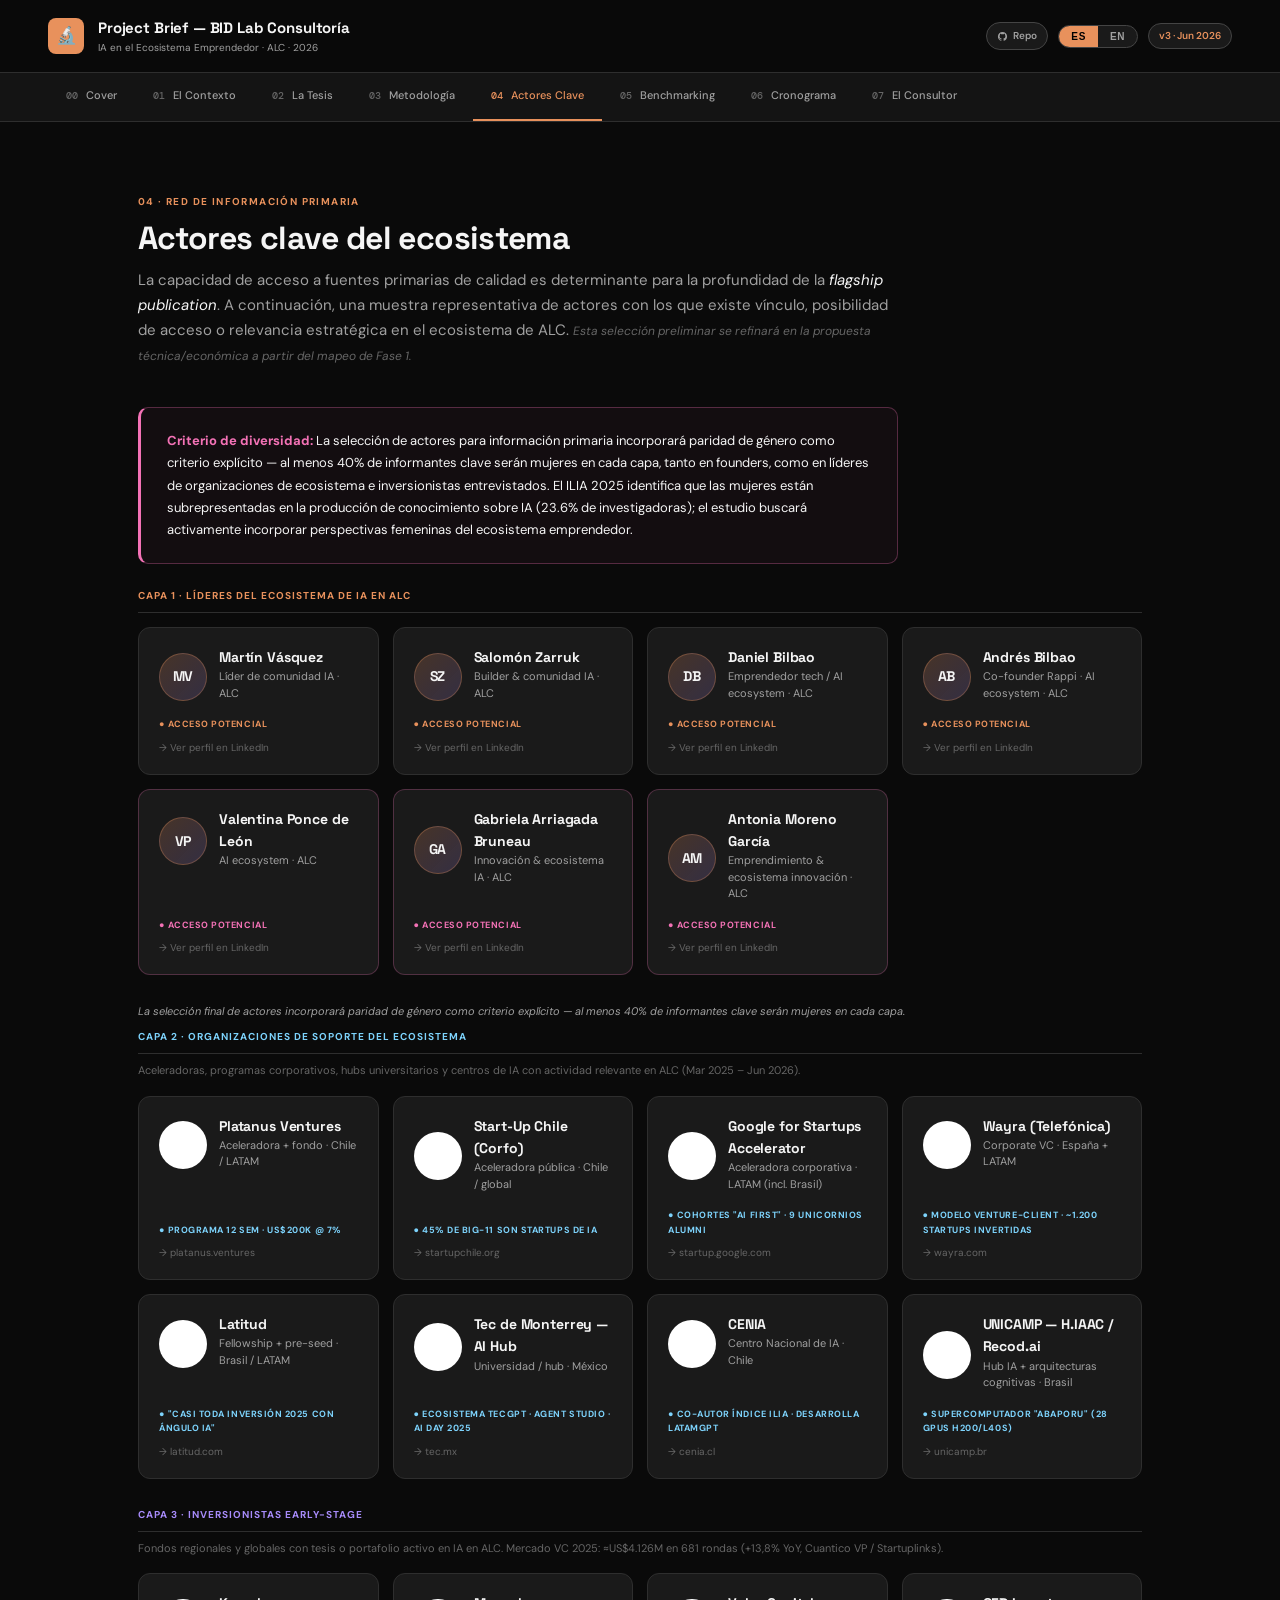
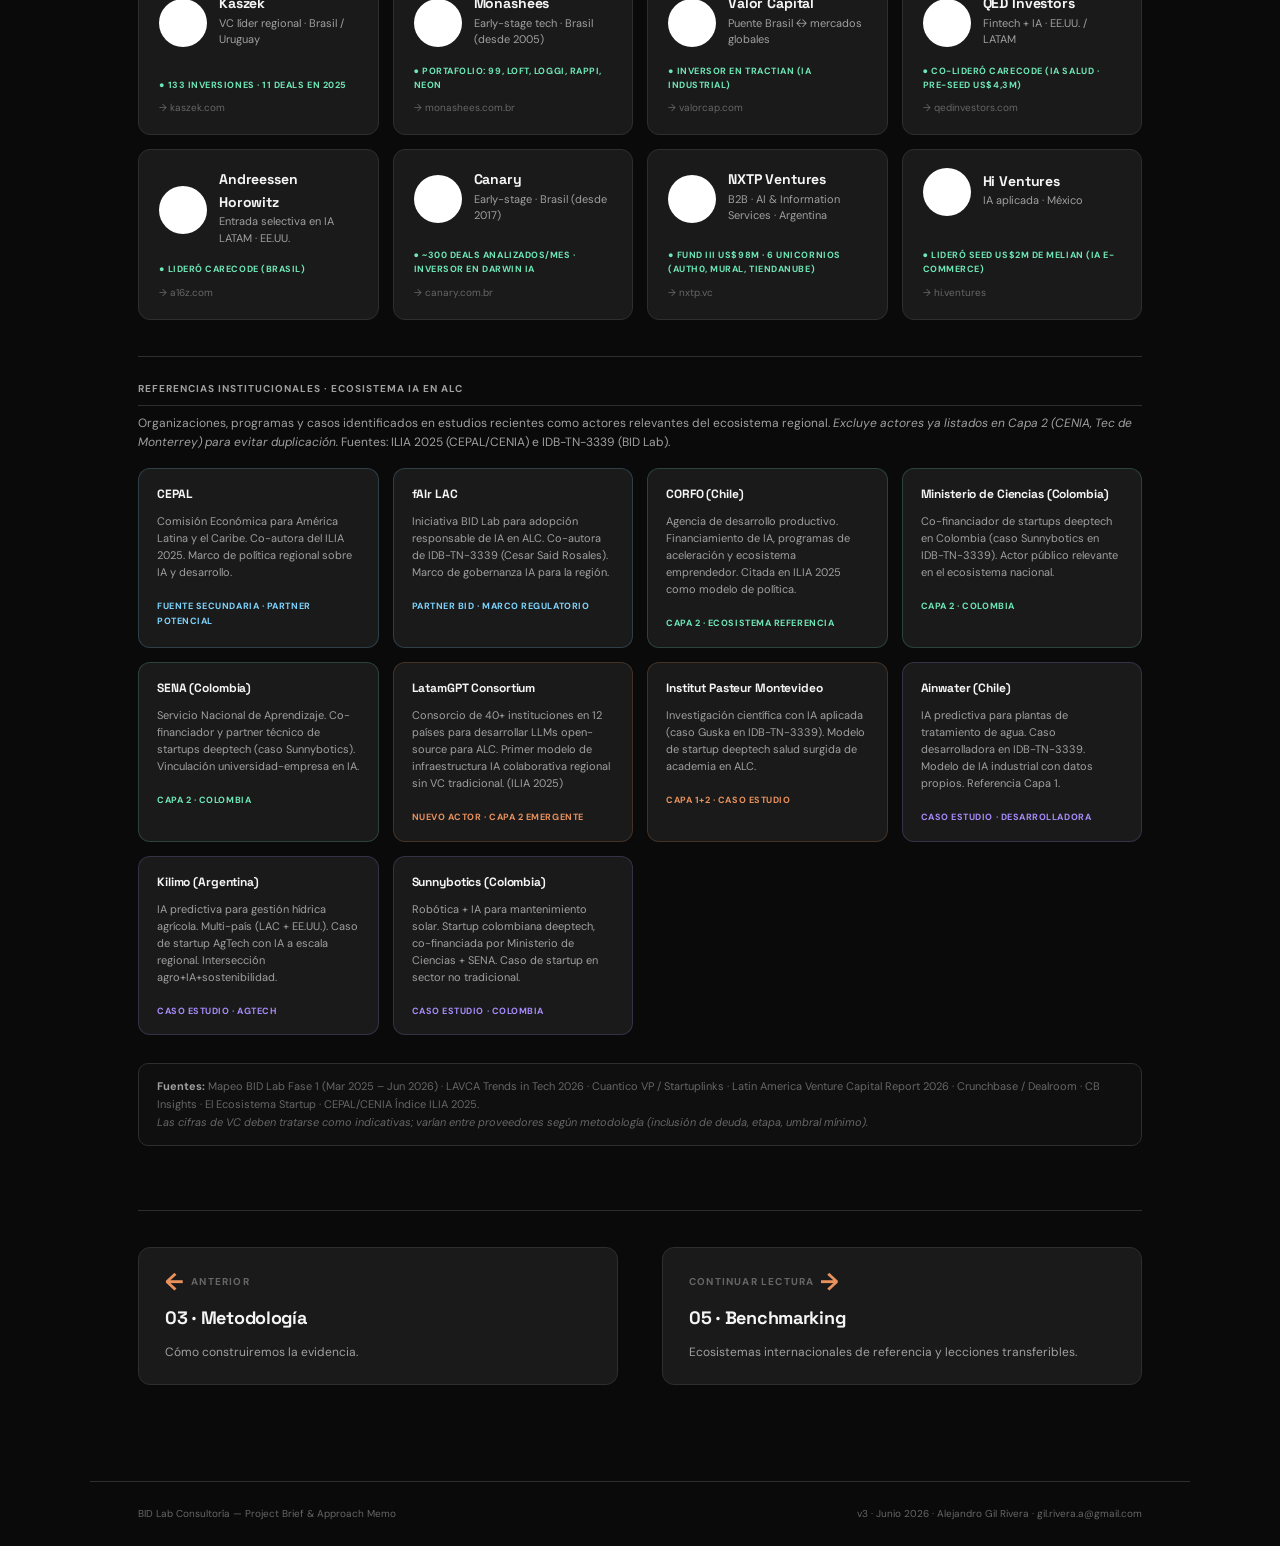
<file: 04-actores.html>
<!DOCTYPE html>
<html lang="es">
<head>
<meta charset="UTF-8">
<meta name="viewport" content="width=device-width, initial-scale=1.0">
<title>04 · Actores Clave — Project Brief BID Lab</title>
<link href="https://fonts.googleapis.com/css2?family=Space+Grotesk:wght@400;500;600;700&family=DM+Sans:ital,wght@0,300;0,400;0,500;0,600;1,400&family=DM+Mono:wght@400;500&display=swap" rel="stylesheet">
<link rel="stylesheet" href="styles.css">
</head>
<body>

<div class="lang-overlay" id="enOverlay">
  <div style="font-size:32px">🚧</div>
  <div class="lang-overlay-title">English version coming soon</div>
  <div class="lang-overlay-sub">Este project brief está actualmente disponible en español.</div>
  <button class="lang-overlay-close" onclick="toggleLang('es')">Volver al español</button>
</div>

<header class="hdr">
  <div class="hdr-left">
    <div class="hdr-icon">🔬</div>
    <div>
      <div class="hdr-title">Project Brief — BID Lab Consultoría</div>
      <div class="hdr-sub">IA en el Ecosistema Emprendedor · ALC · 2026</div>
    </div>
  </div>
  <div class="hdr-right">
    <a class="gh-link" href="https://github.com/agr-git/bidlab-ai-ecosistema-alc" target="_blank" rel="noopener">
      <svg width="11" height="11" viewBox="0 0 24 24" fill="currentColor"><path d="M12 2A10 10 0 0 0 2 12c0 4.42 2.87 8.17 6.84 9.5c.5.08.66-.23.66-.5v-1.69c-2.77.6-3.36-1.34-3.36-1.34c-.46-1.16-1.11-1.47-1.11-1.47c-.91-.62.07-.6.07-.6c1 .07 1.53 1.03 1.53 1.03c.87 1.52 2.34 1.07 2.91.83c.09-.65.35-1.09.63-1.34c-2.22-.25-4.55-1.11-4.55-4.92c0-1.11.38-2 1.03-2.71c-.1-.25-.45-1.29.1-2.64c0 0 .84-.27 2.75 1.02c.79-.22 1.65-.33 2.5-.33c.85 0 1.71.11 2.5.33c1.91-1.29 2.75-1.02 2.75-1.02c.55 1.35.2 2.39.1 2.64c.65.71 1.03 1.6 1.03 2.71c0 3.82-2.34 4.66-4.57 4.91c.36.31.69.92.69 1.85V21c0 .27.16.59.67.5C19.14 20.16 22 16.42 22 12A10 10 0 0 0 12 2z"/></svg>
      Repo
    </a>
    <div class="lang-btn">
      <button id="btnES" class="active" onclick="toggleLang('es')">ES</button>
      <button id="btnEN" onclick="toggleLang('en')">EN</button>
    </div>
    <span class="badge">v3 · Jun 2026</span>
  </div>
</header>

<nav class="subnav">
  <a class="snb" href="index.html"><span class="snb-num">00</span>Cover</a>
  <a class="snb" href="01-contexto.html"><span class="snb-num">01</span>El Contexto</a>
  <a class="snb" href="02-tesis.html"><span class="snb-num">02</span>La Tesis</a>
  <a class="snb" href="03-metodologia.html"><span class="snb-num">03</span>Metodología</a>
  <a class="snb" href="04-actores.html"><span class="snb-num">04</span>Actores Clave</a>
  <a class="snb" href="05-benchmarking.html"><span class="snb-num">05</span>Benchmarking</a>
  <a class="snb" href="06-cronograma.html"><span class="snb-num">06</span>Cronograma</a>
  <a class="snb" href="07-consultor.html"><span class="snb-num">07</span>El Consultor</a>
</nav>

<section class="page">
  <div class="sec-label">04 · Red de información primaria</div>
  <h1 class="sec-title">Actores clave del ecosistema</h1>
  <p class="sec-sub">La capacidad de acceso a fuentes primarias de calidad es determinante para la profundidad de la <em>flagship publication</em>. A continuación, una muestra representativa de actores con los que existe vínculo, posibilidad de acceso o relevancia estratégica en el ecosistema de ALC. <em style="color:var(--txt3); font-size:12px;">Esta selección preliminar se refinará en la propuesta técnica/económica a partir del mapeo de Fase 1.</em></p>

  <div class="callout pink" style="margin-bottom:24px;">
    <p style="font-size:13px;">
      <strong>Criterio de diversidad:</strong> La selección de actores para información primaria incorporará paridad de género como criterio explícito — al menos 40% de informantes clave serán mujeres en cada capa, tanto en founders, como en líderes de organizaciones de ecosistema e inversionistas entrevistados. El ILIA 2025 identifica que las mujeres están subrepresentadas en la producción de conocimiento sobre IA (23.6% de investigadoras); el estudio buscará activamente incorporar perspectivas femeninas del ecosistema emprendedor.
    </p>
  </div>

  <!-- ───── CAPA 1 ───── -->
  <div class="actor-section-label" style="color:var(--orange);">Capa 1 · Líderes del ecosistema de IA en ALC</div>
  <div class="actor-grid">
    <a class="actor-card linked" href="https://www.linkedin.com/in/martin-vasquez-escobar/" target="_blank" rel="noopener">
      <div class="actor-card-top">
        <div class="actor-avatar person">MV</div>
        <div>
          <div class="actor-name">Martín Vásquez</div>
          <div class="actor-role">Líder de comunidad IA · ALC</div>
        </div>
      </div>
      <div class="actor-flag flag-orange">● Acceso potencial</div>
      <span class="actor-li">→ Ver perfil en LinkedIn</span>
    </a>
    <a class="actor-card linked" href="https://www.linkedin.com/in/zarruk/" target="_blank" rel="noopener">
      <div class="actor-card-top">
        <div class="actor-avatar person">SZ</div>
        <div>
          <div class="actor-name">Salomón Zarruk</div>
          <div class="actor-role">Builder & comunidad IA · ALC</div>
        </div>
      </div>
      <div class="actor-flag flag-orange">● Acceso potencial</div>
      <span class="actor-li">→ Ver perfil en LinkedIn</span>
    </a>
    <a class="actor-card linked" href="https://www.linkedin.com/in/danielbilbao/" target="_blank" rel="noopener">
      <div class="actor-card-top">
        <div class="actor-avatar person">DB</div>
        <div>
          <div class="actor-name">Daniel Bilbao</div>
          <div class="actor-role">Emprendedor tech / AI ecosystem · ALC</div>
        </div>
      </div>
      <div class="actor-flag flag-orange">● Acceso potencial</div>
      <span class="actor-li">→ Ver perfil en LinkedIn</span>
    </a>
    <a class="actor-card linked" href="https://www.linkedin.com/in/andres-bilbao/" target="_blank" rel="noopener">
      <div class="actor-card-top">
        <div class="actor-avatar person">AB</div>
        <div>
          <div class="actor-name">Andrés Bilbao</div>
          <div class="actor-role">Co-founder Rappi · AI ecosystem · ALC</div>
        </div>
      </div>
      <div class="actor-flag flag-orange">● Acceso potencial</div>
      <span class="actor-li">→ Ver perfil en LinkedIn</span>
    </a>
    <a class="actor-card linked pink-tint" href="https://www.linkedin.com/in/vpdl/" target="_blank" rel="noopener">
      <div class="actor-card-top">
        <div class="actor-avatar person">VP</div>
        <div>
          <div class="actor-name">Valentina Ponce de León</div>
          <div class="actor-role">AI ecosystem · ALC</div>
        </div>
      </div>
      <div class="actor-flag">● Acceso potencial</div>
      <span class="actor-li">→ Ver perfil en LinkedIn</span>
    </a>
    <a class="actor-card linked pink-tint" href="https://www.linkedin.com/in/gabriela-arriagada-bruneau-7a294892/" target="_blank" rel="noopener">
      <div class="actor-card-top">
        <div class="actor-avatar person">GA</div>
        <div>
          <div class="actor-name">Gabriela Arriagada Bruneau</div>
          <div class="actor-role">Innovación &amp; ecosistema IA · ALC</div>
        </div>
      </div>
      <div class="actor-flag">● Acceso potencial</div>
      <span class="actor-li">→ Ver perfil en LinkedIn</span>
    </a>
    <a class="actor-card linked pink-tint" href="https://www.linkedin.com/in/antoniamorenogarc%C3%ADa/" target="_blank" rel="noopener">
      <div class="actor-card-top">
        <div class="actor-avatar person">AM</div>
        <div>
          <div class="actor-name">Antonia Moreno García</div>
          <div class="actor-role">Emprendimiento &amp; ecosistema innovación · ALC</div>
        </div>
      </div>
      <div class="actor-flag">● Acceso potencial</div>
      <span class="actor-li">→ Ver perfil en LinkedIn</span>
    </a>
  </div>
  <div style="font-size:11px; color:var(--txt2); margin:14px 0 0; font-style:italic; line-height:1.6;">
    La selección final de actores incorporará paridad de género como criterio explícito — al menos 40% de informantes clave serán mujeres en cada capa.
  </div>

  <!-- ───── CAPA 2 ───── -->
  <div class="actor-section-label" style="color:var(--blue);">Capa 2 · Organizaciones de soporte del ecosistema</div>
  <p style="font-size:11px; color:var(--txt3); margin:-6px 0 16px; line-height:1.6;">Aceleradoras, programas corporativos, hubs universitarios y centros de IA con actividad relevante en ALC (Mar 2025 – Jun 2026).</p>
  <div class="actor-grid">
    <a class="actor-card linked" href="https://platanus.ventures" target="_blank" rel="noopener">
      <div class="actor-card-top">
        <div class="actor-avatar logo" style="background-image: url('https://logo.clearbit.com/platanus.ventures');">PL</div>
        <div>
          <div class="actor-name">Platanus Ventures</div>
          <div class="actor-role">Aceleradora + fondo · Chile / LATAM</div>
        </div>
      </div>
      <div class="actor-flag flag-blue">● Programa 12 sem · US$200K @ 7%</div>
      <span class="actor-li">→ platanus.ventures</span>
    </a>
    <a class="actor-card linked" href="https://startupchile.org" target="_blank" rel="noopener">
      <div class="actor-card-top">
        <div class="actor-avatar logo" style="background-image: url('https://logo.clearbit.com/startupchile.org');">SC</div>
        <div>
          <div class="actor-name">Start-Up Chile (Corfo)</div>
          <div class="actor-role">Aceleradora pública · Chile / global</div>
        </div>
      </div>
      <div class="actor-flag flag-blue">● 45% de BIG-11 son startups de IA</div>
      <span class="actor-li">→ startupchile.org</span>
    </a>
    <a class="actor-card linked" href="https://startup.google.com" target="_blank" rel="noopener">
      <div class="actor-card-top">
        <div class="actor-avatar logo" style="background-image: url('https://logo.clearbit.com/google.com');">G</div>
        <div>
          <div class="actor-name">Google for Startups Accelerator</div>
          <div class="actor-role">Aceleradora corporativa · LATAM (incl. Brasil)</div>
        </div>
      </div>
      <div class="actor-flag flag-blue">● Cohortes "AI First" · 9 unicornios alumni</div>
      <span class="actor-li">→ startup.google.com</span>
    </a>
    <a class="actor-card linked" href="https://wayra.com" target="_blank" rel="noopener">
      <div class="actor-card-top">
        <div class="actor-avatar logo" style="background-image: url('https://logo.clearbit.com/wayra.com');">W</div>
        <div>
          <div class="actor-name">Wayra (Telefónica)</div>
          <div class="actor-role">Corporate VC · España + LATAM</div>
        </div>
      </div>
      <div class="actor-flag flag-blue">● Modelo venture-client · ~1.200 startups invertidas</div>
      <span class="actor-li">→ wayra.com</span>
    </a>
    <a class="actor-card linked" href="https://latitud.com" target="_blank" rel="noopener">
      <div class="actor-card-top">
        <div class="actor-avatar logo" style="background-image: url('https://logo.clearbit.com/latitud.com');">L</div>
        <div>
          <div class="actor-name">Latitud</div>
          <div class="actor-role">Fellowship + pre-seed · Brasil / LATAM</div>
        </div>
      </div>
      <div class="actor-flag flag-blue">● "Casi toda inversión 2025 con ángulo IA"</div>
      <span class="actor-li">→ latitud.com</span>
    </a>
    <a class="actor-card linked" href="https://tec.mx" target="_blank" rel="noopener">
      <div class="actor-card-top">
        <div class="actor-avatar logo" style="background-image: url('https://logo.clearbit.com/tec.mx');">TM</div>
        <div>
          <div class="actor-name">Tec de Monterrey — AI Hub</div>
          <div class="actor-role">Universidad / hub · México</div>
        </div>
      </div>
      <div class="actor-flag flag-blue">● Ecosistema TECgpt · Agent Studio · AI Day 2025</div>
      <span class="actor-li">→ tec.mx</span>
    </a>
    <a class="actor-card linked" href="https://cenia.cl" target="_blank" rel="noopener">
      <div class="actor-card-top">
        <div class="actor-avatar logo" style="background-image: url('https://logo.clearbit.com/cenia.cl');">CE</div>
        <div>
          <div class="actor-name">CENIA</div>
          <div class="actor-role">Centro Nacional de IA · Chile</div>
        </div>
      </div>
      <div class="actor-flag flag-blue">● Co-autor Índice ILIA · Desarrolla LatamGPT</div>
      <span class="actor-li">→ cenia.cl</span>
    </a>
    <a class="actor-card linked" href="https://www.unicamp.br" target="_blank" rel="noopener">
      <div class="actor-card-top">
        <div class="actor-avatar logo" style="background-image: url('https://logo.clearbit.com/unicamp.br');">UC</div>
        <div>
          <div class="actor-name">UNICAMP — H.IAAC / Recod.ai</div>
          <div class="actor-role">Hub IA + arquitecturas cognitivas · Brasil</div>
        </div>
      </div>
      <div class="actor-flag flag-blue">● Supercomputador "Abaporu" (28 GPUs H200/L40s)</div>
      <span class="actor-li">→ unicamp.br</span>
    </a>
  </div>

  <!-- ───── CAPA 3 ───── -->
  <div class="actor-section-label" style="color:var(--purple);">Capa 3 · Inversionistas early-stage</div>
  <p style="font-size:11px; color:var(--txt3); margin:-6px 0 16px; line-height:1.6;">Fondos regionales y globales con tesis o portafolio activo en IA en ALC. Mercado VC 2025: ≈US$4.126M en 681 rondas (+13,8% YoY, Cuantico VP / Startuplinks).</p>
  <div class="actor-grid">
    <a class="actor-card linked" href="https://kaszek.com" target="_blank" rel="noopener">
      <div class="actor-card-top">
        <div class="actor-avatar logo" style="background-image: url('https://logo.clearbit.com/kaszek.com');">K</div>
        <div>
          <div class="actor-name">Kaszek</div>
          <div class="actor-role">VC líder regional · Brasil / Uruguay</div>
        </div>
      </div>
      <div class="actor-flag flag-green">● 133 inversiones · 11 deals en 2025</div>
      <span class="actor-li">→ kaszek.com</span>
    </a>
    <a class="actor-card linked" href="https://monashees.com.br" target="_blank" rel="noopener">
      <div class="actor-card-top">
        <div class="actor-avatar logo" style="background-image: url('https://logo.clearbit.com/monashees.com.br');">M</div>
        <div>
          <div class="actor-name">Monashees</div>
          <div class="actor-role">Early-stage tech · Brasil (desde 2005)</div>
        </div>
      </div>
      <div class="actor-flag flag-green">● Portafolio: 99, Loft, Loggi, Rappi, Neon</div>
      <span class="actor-li">→ monashees.com.br</span>
    </a>
    <a class="actor-card linked" href="https://valorcap.com" target="_blank" rel="noopener">
      <div class="actor-card-top">
        <div class="actor-avatar logo" style="background-image: url('https://logo.clearbit.com/valorcap.com');">V</div>
        <div>
          <div class="actor-name">Valor Capital</div>
          <div class="actor-role">Puente Brasil ↔ mercados globales</div>
        </div>
      </div>
      <div class="actor-flag flag-green">● Inversor en Tractian (IA industrial)</div>
      <span class="actor-li">→ valorcap.com</span>
    </a>
    <a class="actor-card linked" href="https://qedinvestors.com" target="_blank" rel="noopener">
      <div class="actor-card-top">
        <div class="actor-avatar logo" style="background-image: url('https://logo.clearbit.com/qedinvestors.com');">Q</div>
        <div>
          <div class="actor-name">QED Investors</div>
          <div class="actor-role">Fintech + IA · EE.UU. / LATAM</div>
        </div>
      </div>
      <div class="actor-flag flag-green">● Co-lideró Carecode (IA salud · pre-seed US$4,3M)</div>
      <span class="actor-li">→ qedinvestors.com</span>
    </a>
    <a class="actor-card linked" href="https://a16z.com" target="_blank" rel="noopener">
      <div class="actor-card-top">
        <div class="actor-avatar logo" style="background-image: url('https://logo.clearbit.com/a16z.com');">a</div>
        <div>
          <div class="actor-name">Andreessen Horowitz</div>
          <div class="actor-role">Entrada selectiva en IA LATAM · EE.UU.</div>
        </div>
      </div>
      <div class="actor-flag flag-green">● Lideró Carecode (Brasil)</div>
      <span class="actor-li">→ a16z.com</span>
    </a>
    <a class="actor-card linked" href="https://canary.com.br" target="_blank" rel="noopener">
      <div class="actor-card-top">
        <div class="actor-avatar logo" style="background-image: url('https://logo.clearbit.com/canary.com.br');">C</div>
        <div>
          <div class="actor-name">Canary</div>
          <div class="actor-role">Early-stage · Brasil (desde 2017)</div>
        </div>
      </div>
      <div class="actor-flag flag-green">● ~300 deals analizados/mes · Inversor en Darwin IA</div>
      <span class="actor-li">→ canary.com.br</span>
    </a>
    <a class="actor-card linked" href="https://nxtp.vc" target="_blank" rel="noopener">
      <div class="actor-card-top">
        <div class="actor-avatar logo" style="background-image: url('https://logo.clearbit.com/nxtp.vc');">N</div>
        <div>
          <div class="actor-name">NXTP Ventures</div>
          <div class="actor-role">B2B · AI & Information Services · Argentina</div>
        </div>
      </div>
      <div class="actor-flag flag-green">● Fund III US$98M · 6 unicornios (Auth0, Mural, Tiendanube)</div>
      <span class="actor-li">→ nxtp.vc</span>
    </a>
    <a class="actor-card linked" href="https://hi.ventures" target="_blank" rel="noopener">
      <div class="actor-card-top">
        <div class="actor-avatar logo" style="background-image: url('https://logo.clearbit.com/hi.ventures');">Hi</div>
        <div>
          <div class="actor-name">Hi Ventures</div>
          <div class="actor-role">IA aplicada · México</div>
        </div>
      </div>
      <div class="actor-flag flag-green">● Lideró seed US$2M de Melian (IA e-commerce)</div>
      <span class="actor-li">→ hi.ventures</span>
    </a>
  </div>

  <!-- ───── REFERENCIAS INSTITUCIONALES ───── -->
  <hr style="border:none; border-top:1px solid var(--bdr); margin:36px 0 24px;">
  <div class="actor-section-label" style="color:var(--txt2);">Referencias institucionales · Ecosistema IA en ALC</div>
  <p style="font-size:12px; color:var(--txt2); margin:-6px 0 16px; line-height:1.6;">
    Organizaciones, programas y casos identificados en estudios recientes como actores relevantes del ecosistema regional. <em>Excluye actores ya listados en Capa 2 (CENIA, Tec de Monterrey) para evitar duplicación.</em> Fuentes: ILIA 2025 (CEPAL/CENIA) e IDB-TN-3339 (BID Lab).
  </p>
  <div class="actor-grid" style="grid-template-columns: repeat(auto-fill, minmax(210px, 1fr));">
    <!-- Productores de conocimiento regional -->
    <div class="actor-card ref ref-blue">
      <div class="actor-name">CEPAL</div>
      <div class="actor-role">Comisión Económica para América Latina y el Caribe. Co-autora del ILIA 2025. Marco de política regional sobre IA y desarrollo.</div>
      <div class="actor-flag flag-blue" style="margin-top:8px;">Fuente secundaria · Partner potencial</div>
    </div>
    <div class="actor-card ref ref-blue">
      <div class="actor-name">fAIr LAC</div>
      <div class="actor-role">Iniciativa BID Lab para adopción responsable de IA en ALC. Co-autora de IDB-TN-3339 (Cesar Said Rosales). Marco de gobernanza IA para la región.</div>
      <div class="actor-flag flag-blue" style="margin-top:8px;">Partner BID · Marco regulatorio</div>
    </div>
    <!-- Ecosistemas nacionales de referencia -->
    <div class="actor-card ref ref-green">
      <div class="actor-name">CORFO (Chile)</div>
      <div class="actor-role">Agencia de desarrollo productivo. Financiamiento de IA, programas de aceleración y ecosistema emprendedor. Citada en ILIA 2025 como modelo de política.</div>
      <div class="actor-flag" style="color:var(--green); margin-top:8px;">Capa 2 · Ecosistema referencia</div>
    </div>
    <div class="actor-card ref ref-green">
      <div class="actor-name">Ministerio de Ciencias (Colombia)</div>
      <div class="actor-role">Co-financiador de startups deeptech en Colombia (caso Sunnybotics en IDB-TN-3339). Actor público relevante en el ecosistema nacional.</div>
      <div class="actor-flag" style="color:var(--green); margin-top:8px;">Capa 2 · Colombia</div>
    </div>
    <div class="actor-card ref ref-green">
      <div class="actor-name">SENA (Colombia)</div>
      <div class="actor-role">Servicio Nacional de Aprendizaje. Co-financiador y partner técnico de startups deeptech (caso Sunnybotics). Vinculación universidad-empresa en IA.</div>
      <div class="actor-flag" style="color:var(--green); margin-top:8px;">Capa 2 · Colombia</div>
    </div>
    <!-- Iniciativas y programas regionales -->
    <div class="actor-card ref ref-orange">
      <div class="actor-name">LatamGPT Consortium</div>
      <div class="actor-role">Consorcio de 40+ instituciones en 12 países para desarrollar LLMs open-source para ALC. Primer modelo de infraestructura IA colaborativa regional sin VC tradicional. (ILIA 2025)</div>
      <div class="actor-flag" style="color:var(--orange); margin-top:8px;">Nuevo actor · Capa 2 emergente</div>
    </div>
    <div class="actor-card ref ref-orange">
      <div class="actor-name">Institut Pasteur Montevideo</div>
      <div class="actor-role">Investigación científica con IA aplicada (caso Guska en IDB-TN-3339). Modelo de startup deeptech salud surgida de academia en ALC.</div>
      <div class="actor-flag" style="color:var(--orange); margin-top:8px;">Capa 1+2 · Caso estudio</div>
    </div>
    <!-- Startups de referencia -->
    <div class="actor-card ref ref-purple">
      <div class="actor-name">Ainwater (Chile)</div>
      <div class="actor-role">IA predictiva para plantas de tratamiento de agua. Caso desarrolladora en IDB-TN-3339. Modelo de IA industrial con datos propios. Referencia Capa 1.</div>
      <div class="actor-flag" style="color:var(--purple); margin-top:8px;">Caso estudio · Desarrolladora</div>
    </div>
    <div class="actor-card ref ref-purple">
      <div class="actor-name">Kilimo (Argentina)</div>
      <div class="actor-role">IA predictiva para gestión hídrica agrícola. Multi-país (LAC + EE.UU.). Caso de startup AgTech con IA a escala regional. Intersección agro+IA+sostenibilidad.</div>
      <div class="actor-flag" style="color:var(--purple); margin-top:8px;">Caso estudio · AgTech</div>
    </div>
    <div class="actor-card ref ref-purple">
      <div class="actor-name">Sunnybotics (Colombia)</div>
      <div class="actor-role">Robótica + IA para mantenimiento solar. Startup colombiana deeptech, co-financiada por Ministerio de Ciencias + SENA. Caso de startup en sector no tradicional.</div>
      <div class="actor-flag" style="color:var(--purple); margin-top:8px;">Caso estudio · Colombia</div>
    </div>
  </div>

  <!-- Footer note: data source -->
  <div style="margin-top:28px; padding:14px 18px; background:rgba(255,255,255,.02); border:1px solid var(--bdr); border-radius:10px; font-size:11px; color:var(--txt3); line-height:1.6;">
    <strong style="color:var(--txt2);">Fuentes:</strong> Mapeo BID Lab Fase 1 (Mar 2025 – Jun 2026) · LAVCA Trends in Tech 2026 · Cuantico VP / Startuplinks · Latin America Venture Capital Report 2026 · Crunchbase / Dealroom · CB Insights · El Ecosistema Startup · CEPAL/CENIA Índice ILIA 2025.
    <br><em style="color:var(--txt3);">Las cifras de VC deben tratarse como indicativas; varían entre proveedores según metodología (inclusión de deuda, etapa, umbral mínimo).</em>
  </div>

  <div class="continue">
    <a class="continue-card prev" href="03-metodologia.html">
      <div class="continue-eyebrow"><span class="continue-arrow">←</span> Anterior</div>
      <div class="continue-title">03 · Metodología</div>
      <div class="continue-sub">Cómo construiremos la evidencia.</div>
    </a>
    <a class="continue-card next" href="05-benchmarking.html">
      <div class="continue-eyebrow">Continuar lectura <span class="continue-arrow">→</span></div>
      <div class="continue-title">05 · Benchmarking</div>
      <div class="continue-sub">Ecosistemas internacionales de referencia y lecciones transferibles.</div>
    </a>
  </div>
</section>

<div class="ft">
  <span>BID Lab Consultoría — Project Brief & Approach Memo</span>
  <span>v3 · Junio 2026 · Alejandro Gil Rivera · gil.rivera.a@gmail.com</span>
</div>

<script src="app.js"></script>
</body>
</html>
</file>
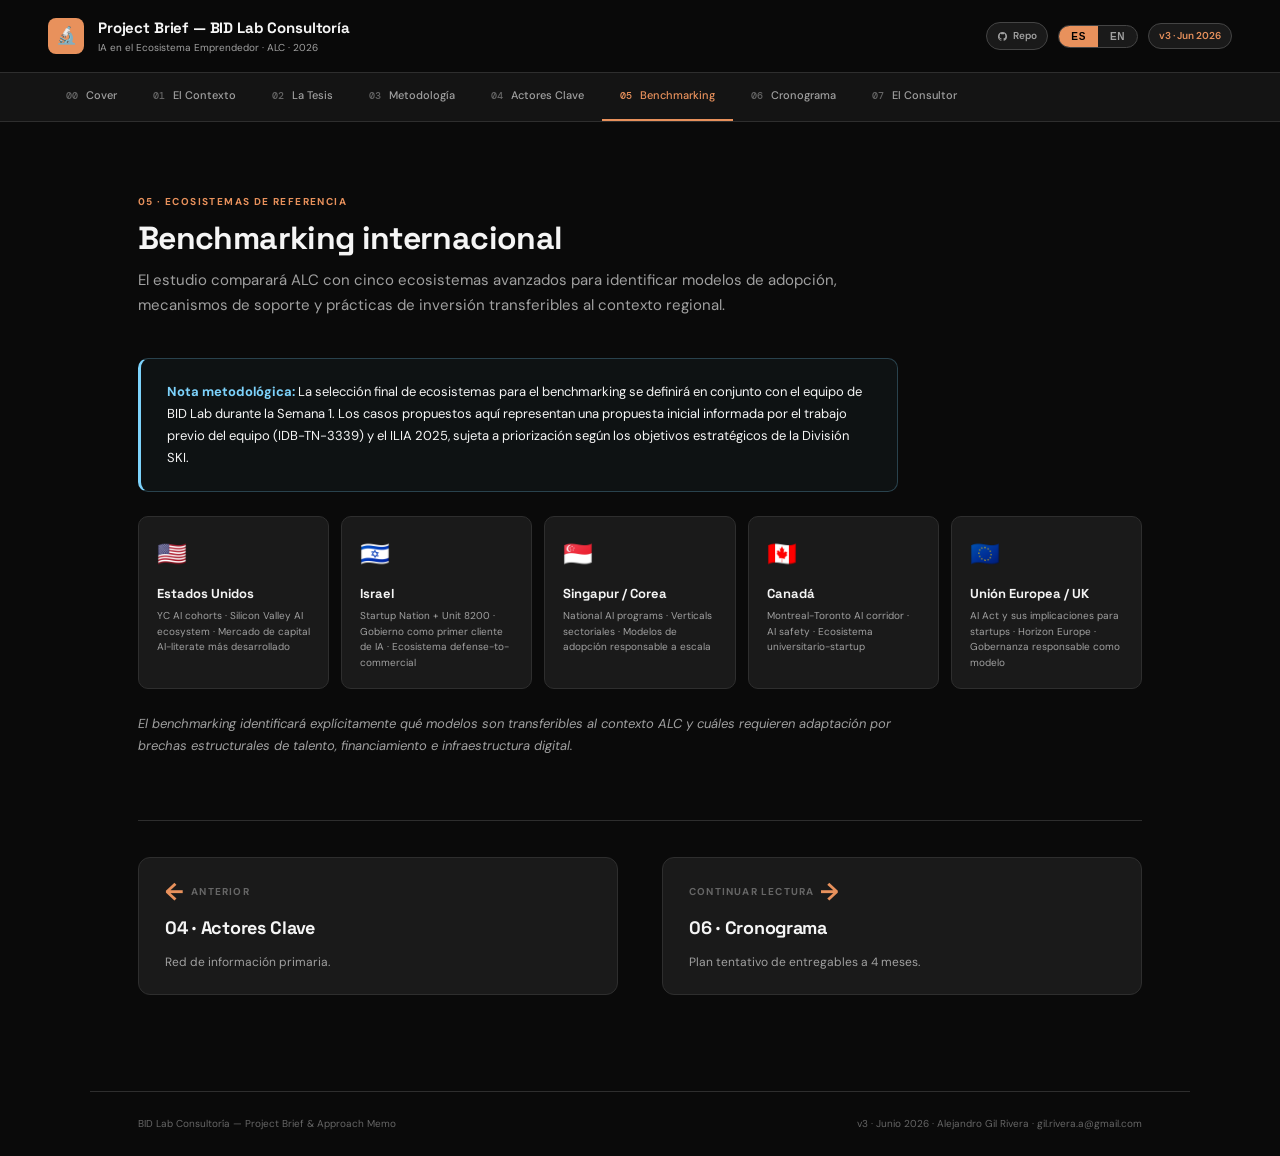
<file: 05-benchmarking.html>
<!DOCTYPE html>
<html lang="es">
<head>
<meta charset="UTF-8">
<meta name="viewport" content="width=device-width, initial-scale=1.0">
<title>05 · Benchmarking — Project Brief BID Lab</title>
<link href="https://fonts.googleapis.com/css2?family=Space+Grotesk:wght@400;500;600;700&family=DM+Sans:ital,wght@0,300;0,400;0,500;0,600;1,400&family=DM+Mono:wght@400;500&display=swap" rel="stylesheet">
<link rel="stylesheet" href="styles.css">
</head>
<body>

<div class="lang-overlay" id="enOverlay">
  <div style="font-size:32px">🚧</div>
  <div class="lang-overlay-title">English version coming soon</div>
  <div class="lang-overlay-sub">Este project brief está actualmente disponible en español.</div>
  <button class="lang-overlay-close" onclick="toggleLang('es')">Volver al español</button>
</div>

<header class="hdr">
  <div class="hdr-left">
    <div class="hdr-icon">🔬</div>
    <div>
      <div class="hdr-title">Project Brief — BID Lab Consultoría</div>
      <div class="hdr-sub">IA en el Ecosistema Emprendedor · ALC · 2026</div>
    </div>
  </div>
  <div class="hdr-right">
    <a class="gh-link" href="https://github.com/agr-git/bidlab-ai-ecosistema-alc" target="_blank" rel="noopener">
      <svg width="11" height="11" viewBox="0 0 24 24" fill="currentColor"><path d="M12 2A10 10 0 0 0 2 12c0 4.42 2.87 8.17 6.84 9.5c.5.08.66-.23.66-.5v-1.69c-2.77.6-3.36-1.34-3.36-1.34c-.46-1.16-1.11-1.47-1.11-1.47c-.91-.62.07-.6.07-.6c1 .07 1.53 1.03 1.53 1.03c.87 1.52 2.34 1.07 2.91.83c.09-.65.35-1.09.63-1.34c-2.22-.25-4.55-1.11-4.55-4.92c0-1.11.38-2 1.03-2.71c-.1-.25-.45-1.29.1-2.64c0 0 .84-.27 2.75 1.02c.79-.22 1.65-.33 2.5-.33c.85 0 1.71.11 2.5.33c1.91-1.29 2.75-1.02 2.75-1.02c.55 1.35.2 2.39.1 2.64c.65.71 1.03 1.6 1.03 2.71c0 3.82-2.34 4.66-4.57 4.91c.36.31.69.92.69 1.85V21c0 .27.16.59.67.5C19.14 20.16 22 16.42 22 12A10 10 0 0 0 12 2z"/></svg>
      Repo
    </a>
    <div class="lang-btn">
      <button id="btnES" class="active" onclick="toggleLang('es')">ES</button>
      <button id="btnEN" onclick="toggleLang('en')">EN</button>
    </div>
    <span class="badge">v3 · Jun 2026</span>
  </div>
</header>

<nav class="subnav">
  <a class="snb" href="index.html"><span class="snb-num">00</span>Cover</a>
  <a class="snb" href="01-contexto.html"><span class="snb-num">01</span>El Contexto</a>
  <a class="snb" href="02-tesis.html"><span class="snb-num">02</span>La Tesis</a>
  <a class="snb" href="03-metodologia.html"><span class="snb-num">03</span>Metodología</a>
  <a class="snb" href="04-actores.html"><span class="snb-num">04</span>Actores Clave</a>
  <a class="snb" href="05-benchmarking.html"><span class="snb-num">05</span>Benchmarking</a>
  <a class="snb" href="06-cronograma.html"><span class="snb-num">06</span>Cronograma</a>
  <a class="snb" href="07-consultor.html"><span class="snb-num">07</span>El Consultor</a>
</nav>

<section class="page">
  <div class="sec-label">05 · Ecosistemas de referencia</div>
  <h1 class="sec-title">Benchmarking internacional</h1>
  <p class="sec-sub">El estudio comparará ALC con cinco ecosistemas avanzados para identificar modelos de adopción, mecanismos de soporte y prácticas de inversión transferibles al contexto regional.</p>

  <div class="callout blue" style="margin-bottom:24px;">
    <p style="font-size:13px; color:var(--txt);">
      <strong>Nota metodológica:</strong> La selección final de ecosistemas para el benchmarking se definirá en conjunto con el equipo de BID Lab durante la Semana 1. Los casos propuestos aquí representan una propuesta inicial informada por el trabajo previo del equipo (IDB-TN-3339) y el ILIA 2025, sujeta a priorización según los objetivos estratégicos de la División SKI.
    </p>
  </div>

  <div class="bench-grid">
    <div class="bench-card">
      <div class="bench-flag">🇺🇸</div>
      <div class="bench-name">Estados Unidos</div>
      <div class="bench-focus">YC AI cohorts · Silicon Valley AI ecosystem · Mercado de capital AI-literate más desarrollado</div>
    </div>
    <div class="bench-card">
      <div class="bench-flag">🇮🇱</div>
      <div class="bench-name">Israel</div>
      <div class="bench-focus">Startup Nation + Unit 8200 · Gobierno como primer cliente de IA · Ecosistema defense-to-commercial</div>
    </div>
    <div class="bench-card">
      <div class="bench-flag">🇸🇬</div>
      <div class="bench-name">Singapur / Corea</div>
      <div class="bench-focus">National AI programs · Verticals sectoriales · Modelos de adopción responsable a escala</div>
    </div>
    <div class="bench-card">
      <div class="bench-flag">🇨🇦</div>
      <div class="bench-name">Canadá</div>
      <div class="bench-focus">Montreal-Toronto AI corridor · AI safety · Ecosistema universitario-startup</div>
    </div>
    <div class="bench-card">
      <div class="bench-flag">🇪🇺</div>
      <div class="bench-name">Unión Europea / UK</div>
      <div class="bench-focus">AI Act y sus implicaciones para startups · Horizon Europe · Gobernanza responsable como modelo</div>
    </div>
  </div>

  <div style="margin-top:24px; font-size:13px; color:var(--txt2); font-style:italic; max-width:var(--read-w); line-height:1.65;">
    El benchmarking identificará explícitamente qué modelos son transferibles al contexto ALC y cuáles requieren adaptación por brechas estructurales de talento, financiamiento e infraestructura digital.
  </div>

  <div class="continue">
    <a class="continue-card prev" href="04-actores.html">
      <div class="continue-eyebrow"><span class="continue-arrow">←</span> Anterior</div>
      <div class="continue-title">04 · Actores Clave</div>
      <div class="continue-sub">Red de información primaria.</div>
    </a>
    <a class="continue-card next" href="06-cronograma.html">
      <div class="continue-eyebrow">Continuar lectura <span class="continue-arrow">→</span></div>
      <div class="continue-title">06 · Cronograma</div>
      <div class="continue-sub">Plan tentativo de entregables a 4 meses.</div>
    </a>
  </div>
</section>

<div class="ft">
  <span>BID Lab Consultoría — Project Brief & Approach Memo</span>
  <span>v3 · Junio 2026 · Alejandro Gil Rivera · gil.rivera.a@gmail.com</span>
</div>

<script src="app.js"></script>
</body>
</html>
</file>
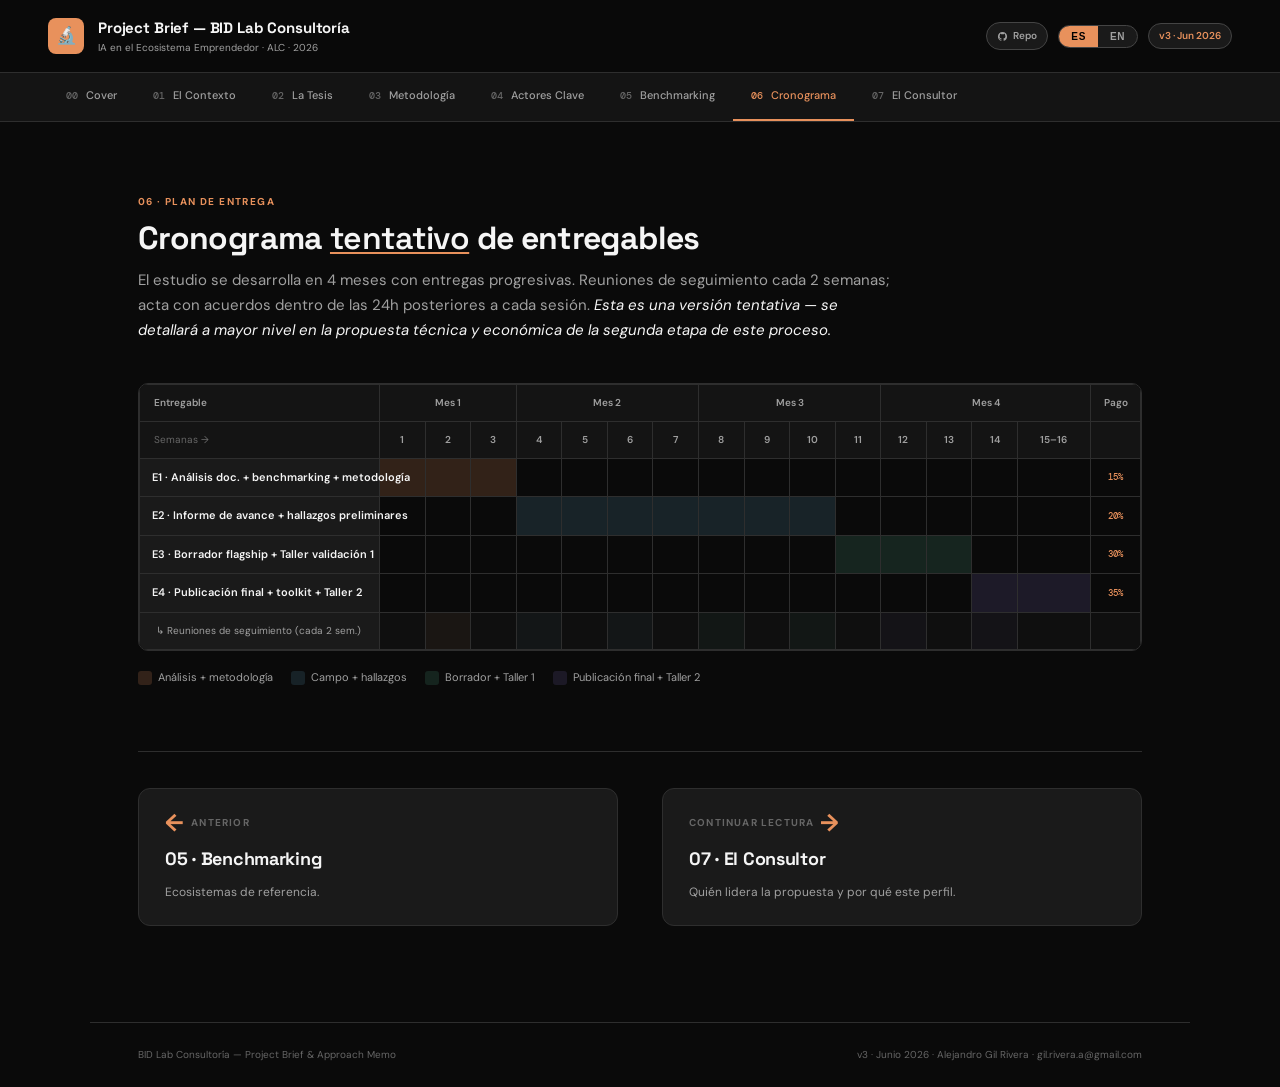
<file: 06-cronograma.html>
<!DOCTYPE html>
<html lang="es">
<head>
<meta charset="UTF-8">
<meta name="viewport" content="width=device-width, initial-scale=1.0">
<title>06 · Cronograma — Project Brief BID Lab</title>
<link href="https://fonts.googleapis.com/css2?family=Space+Grotesk:wght@400;500;600;700&family=DM+Sans:ital,wght@0,300;0,400;0,500;0,600;1,400&family=DM+Mono:wght@400;500&display=swap" rel="stylesheet">
<link rel="stylesheet" href="styles.css">
</head>
<body>

<div class="lang-overlay" id="enOverlay">
  <div style="font-size:32px">🚧</div>
  <div class="lang-overlay-title">English version coming soon</div>
  <div class="lang-overlay-sub">Este project brief está actualmente disponible en español.</div>
  <button class="lang-overlay-close" onclick="toggleLang('es')">Volver al español</button>
</div>

<header class="hdr">
  <div class="hdr-left">
    <div class="hdr-icon">🔬</div>
    <div>
      <div class="hdr-title">Project Brief — BID Lab Consultoría</div>
      <div class="hdr-sub">IA en el Ecosistema Emprendedor · ALC · 2026</div>
    </div>
  </div>
  <div class="hdr-right">
    <a class="gh-link" href="https://github.com/agr-git/bidlab-ai-ecosistema-alc" target="_blank" rel="noopener">
      <svg width="11" height="11" viewBox="0 0 24 24" fill="currentColor"><path d="M12 2A10 10 0 0 0 2 12c0 4.42 2.87 8.17 6.84 9.5c.5.08.66-.23.66-.5v-1.69c-2.77.6-3.36-1.34-3.36-1.34c-.46-1.16-1.11-1.47-1.11-1.47c-.91-.62.07-.6.07-.6c1 .07 1.53 1.03 1.53 1.03c.87 1.52 2.34 1.07 2.91.83c.09-.65.35-1.09.63-1.34c-2.22-.25-4.55-1.11-4.55-4.92c0-1.11.38-2 1.03-2.71c-.1-.25-.45-1.29.1-2.64c0 0 .84-.27 2.75 1.02c.79-.22 1.65-.33 2.5-.33c.85 0 1.71.11 2.5.33c1.91-1.29 2.75-1.02 2.75-1.02c.55 1.35.2 2.39.1 2.64c.65.71 1.03 1.6 1.03 2.71c0 3.82-2.34 4.66-4.57 4.91c.36.31.69.92.69 1.85V21c0 .27.16.59.67.5C19.14 20.16 22 16.42 22 12A10 10 0 0 0 12 2z"/></svg>
      Repo
    </a>
    <div class="lang-btn">
      <button id="btnES" class="active" onclick="toggleLang('es')">ES</button>
      <button id="btnEN" onclick="toggleLang('en')">EN</button>
    </div>
    <span class="badge">v3 · Jun 2026</span>
  </div>
</header>

<nav class="subnav">
  <a class="snb" href="index.html"><span class="snb-num">00</span>Cover</a>
  <a class="snb" href="01-contexto.html"><span class="snb-num">01</span>El Contexto</a>
  <a class="snb" href="02-tesis.html"><span class="snb-num">02</span>La Tesis</a>
  <a class="snb" href="03-metodologia.html"><span class="snb-num">03</span>Metodología</a>
  <a class="snb" href="04-actores.html"><span class="snb-num">04</span>Actores Clave</a>
  <a class="snb" href="05-benchmarking.html"><span class="snb-num">05</span>Benchmarking</a>
  <a class="snb" href="06-cronograma.html"><span class="snb-num">06</span>Cronograma</a>
  <a class="snb" href="07-consultor.html"><span class="snb-num">07</span>El Consultor</a>
</nav>

<section class="page">
  <div class="sec-label">06 · Plan de entrega</div>
  <h1 class="sec-title">Cronograma <span class="underline-em">tentativo</span> de entregables</h1>
  <p class="sec-sub">El estudio se desarrolla en 4 meses con entregas progresivas. Reuniones de seguimiento cada 2 semanas; acta con acuerdos dentro de las 24h posteriores a cada sesión. <em>Esta es una versión tentativa — se detallará a mayor nivel en la propuesta técnica y económica de la segunda etapa de este proceso.</em></p>

  <div class="gantt-wrap">
    <table class="gantt">
      <thead>
        <tr>
          <th style="width:240px; text-align:left; padding-left:14px;">Entregable</th>
          <th colspan="3">Mes 1</th>
          <th colspan="4">Mes 2</th>
          <th colspan="4">Mes 3</th>
          <th colspan="4">Mes 4</th>
          <th style="width:50px;">Pago</th>
        </tr>
        <tr>
          <th style="text-align:left; padding-left:14px; color:var(--txt3); font-weight:400;">Semanas →</th>
          <th>1</th><th>2</th><th>3</th>
          <th>4</th><th>5</th><th>6</th><th>7</th>
          <th>8</th><th>9</th><th>10</th><th>11</th>
          <th>12</th><th>13</th><th>14</th><th>15–16</th>
          <th></th>
        </tr>
      </thead>
      <tbody>
        <tr>
          <td class="label">E1 · Análisis doc. + benchmarking + metodología</td>
          <td class="g-o"></td><td class="g-o"></td><td class="g-o"></td>
          <td></td><td></td><td></td><td></td>
          <td></td><td></td><td></td><td></td>
          <td></td><td></td><td></td><td></td>
          <td class="pct">15%</td>
        </tr>
        <tr>
          <td class="label">E2 · Informe de avance + hallazgos preliminares</td>
          <td></td><td></td><td></td>
          <td class="g-b"></td><td class="g-b"></td><td class="g-b"></td><td class="g-b"></td>
          <td class="g-b"></td><td class="g-b"></td><td class="g-b"></td><td></td>
          <td></td><td></td><td></td><td></td>
          <td class="pct">20%</td>
        </tr>
        <tr>
          <td class="label">E3 · Borrador flagship + Taller validación 1</td>
          <td></td><td></td><td></td>
          <td></td><td></td><td></td><td></td>
          <td></td><td></td><td></td><td class="g-g"></td>
          <td class="g-g"></td><td class="g-g"></td><td></td><td></td>
          <td class="pct">30%</td>
        </tr>
        <tr>
          <td class="label">E4 · Publicación final + toolkit + Taller 2</td>
          <td></td><td></td><td></td>
          <td></td><td></td><td></td><td></td>
          <td></td><td></td><td></td><td></td>
          <td></td><td></td><td class="g-p"></td><td class="g-p"></td>
          <td class="pct">35%</td>
        </tr>
        <tr style="background:rgba(255,255,255,.02);">
          <td class="sublabel">↳ Reuniones de seguimiento (cada 2 sem.)</td>
          <td></td><td class="g-o" style="opacity:.3;"></td><td></td>
          <td class="g-b" style="opacity:.3;"></td><td></td><td class="g-b" style="opacity:.3;"></td><td></td>
          <td class="g-g" style="opacity:.3;"></td><td></td><td class="g-g" style="opacity:.3;"></td><td></td>
          <td class="g-p" style="opacity:.3;"></td><td></td><td class="g-p" style="opacity:.3;"></td><td></td>
          <td></td>
        </tr>
      </tbody>
    </table>
  </div>

  <div style="margin-top:18px; display:flex; gap:18px; flex-wrap:wrap;">
    <div style="display:flex; align-items:center; gap:6px; font-size:11px; color:var(--txt2);"><div style="width:14px;height:14px;border-radius:3px;background:rgba(232,145,92,.18);"></div>Análisis + metodología</div>
    <div style="display:flex; align-items:center; gap:6px; font-size:11px; color:var(--txt2);"><div style="width:14px;height:14px;border-radius:3px;background:rgba(125,211,252,.12);"></div>Campo + hallazgos</div>
    <div style="display:flex; align-items:center; gap:6px; font-size:11px; color:var(--txt2);"><div style="width:14px;height:14px;border-radius:3px;background:rgba(110,231,183,.12);"></div>Borrador + Taller 1</div>
    <div style="display:flex; align-items:center; gap:6px; font-size:11px; color:var(--txt2);"><div style="width:14px;height:14px;border-radius:3px;background:rgba(167,139,250,.12);"></div>Publicación final + Taller 2</div>
  </div>

  <div class="continue">
    <a class="continue-card prev" href="05-benchmarking.html">
      <div class="continue-eyebrow"><span class="continue-arrow">←</span> Anterior</div>
      <div class="continue-title">05 · Benchmarking</div>
      <div class="continue-sub">Ecosistemas de referencia.</div>
    </a>
    <a class="continue-card next" href="07-consultor.html">
      <div class="continue-eyebrow">Continuar lectura <span class="continue-arrow">→</span></div>
      <div class="continue-title">07 · El Consultor</div>
      <div class="continue-sub">Quién lidera la propuesta y por qué este perfil.</div>
    </a>
  </div>
</section>

<div class="ft">
  <span>BID Lab Consultoría — Project Brief & Approach Memo</span>
  <span>v3 · Junio 2026 · Alejandro Gil Rivera · gil.rivera.a@gmail.com</span>
</div>

<script src="app.js"></script>
</body>
</html>
</file>
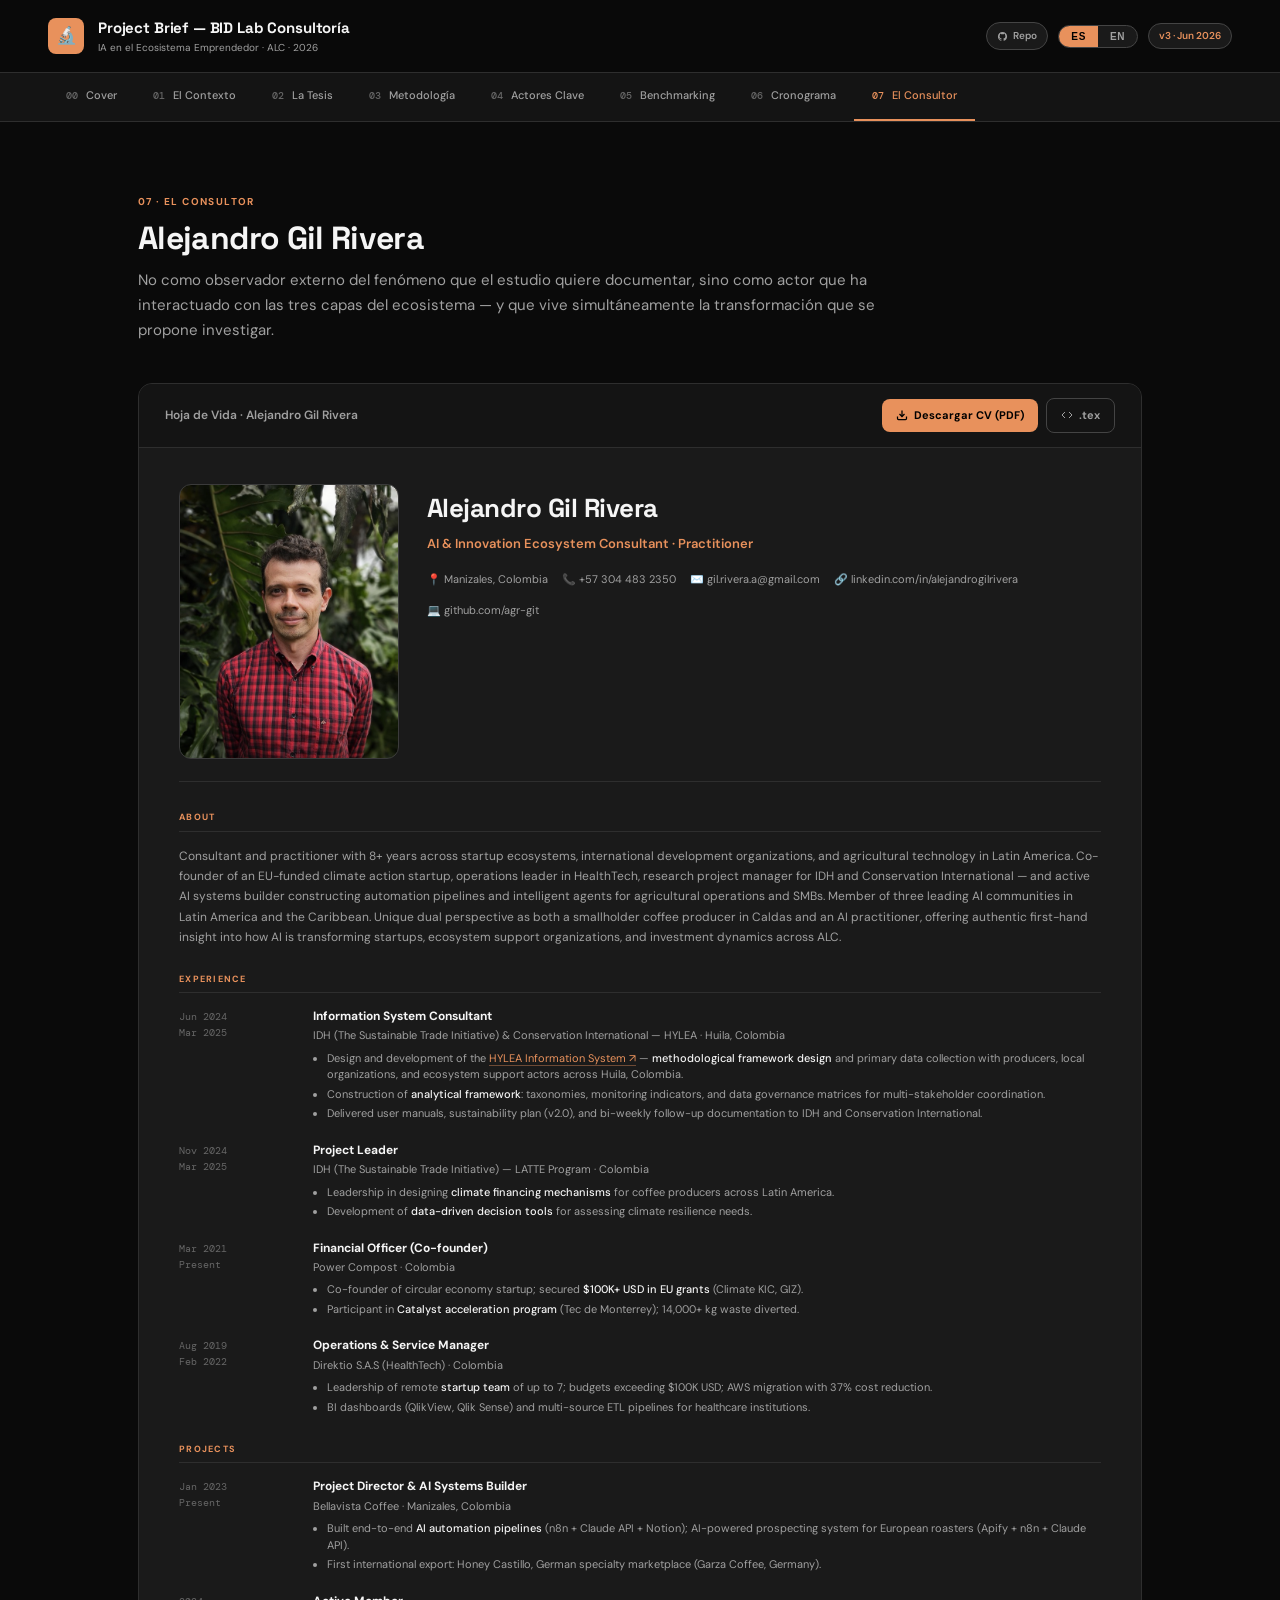
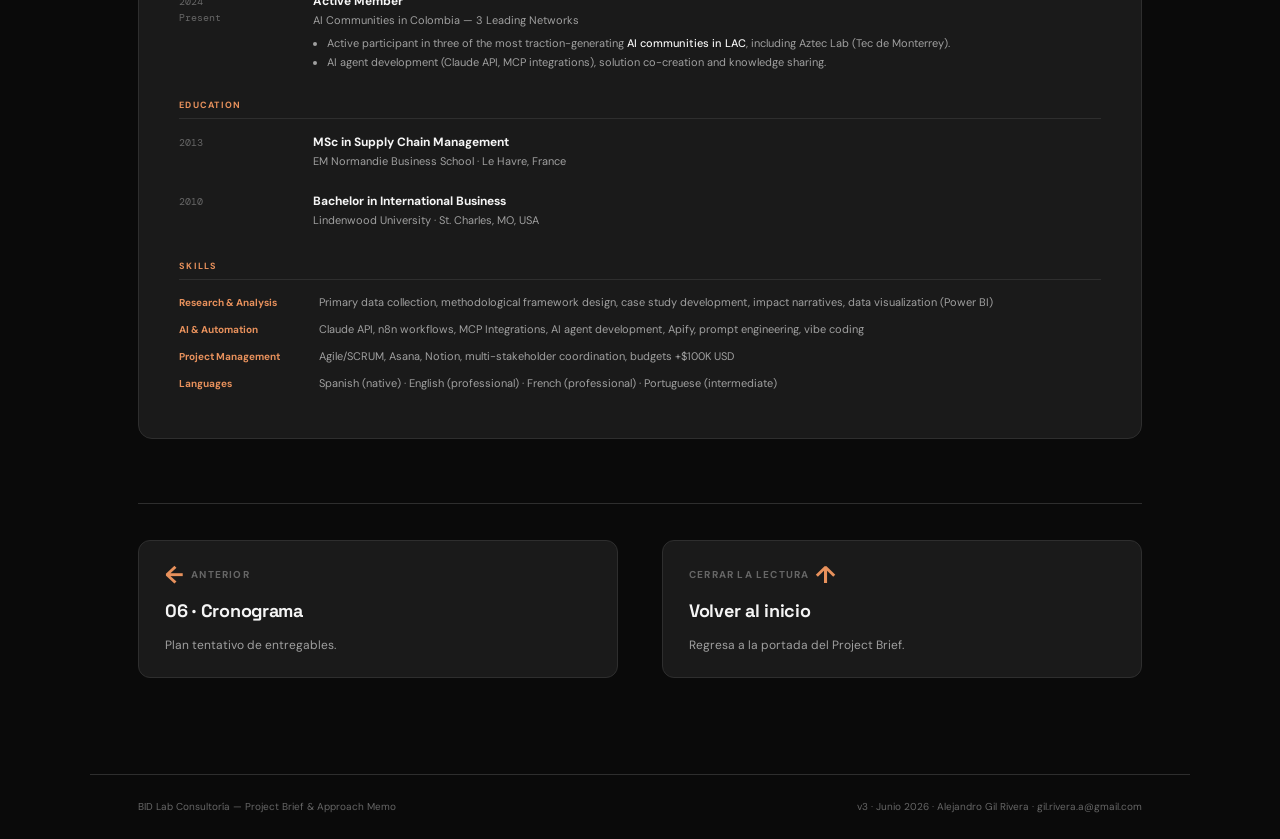
<file: 07-consultor.html>
<!DOCTYPE html>
<html lang="es">
<head>
<meta charset="UTF-8">
<meta name="viewport" content="width=device-width, initial-scale=1.0">
<title>07 · El Consultor — Project Brief BID Lab</title>
<link href="https://fonts.googleapis.com/css2?family=Space+Grotesk:wght@400;500;600;700&family=DM+Sans:ital,wght@0,300;0,400;0,500;0,600;1,400&family=DM+Mono:wght@400;500&display=swap" rel="stylesheet">
<link rel="stylesheet" href="styles.css">
</head>
<body>

<div class="lang-overlay" id="enOverlay">
  <div style="font-size:32px">🚧</div>
  <div class="lang-overlay-title">English version coming soon</div>
  <div class="lang-overlay-sub">Este project brief está actualmente disponible en español.</div>
  <button class="lang-overlay-close" onclick="toggleLang('es')">Volver al español</button>
</div>

<header class="hdr">
  <div class="hdr-left">
    <div class="hdr-icon">🔬</div>
    <div>
      <div class="hdr-title">Project Brief — BID Lab Consultoría</div>
      <div class="hdr-sub">IA en el Ecosistema Emprendedor · ALC · 2026</div>
    </div>
  </div>
  <div class="hdr-right">
    <a class="gh-link" href="https://github.com/agr-git/bidlab-ai-ecosistema-alc" target="_blank" rel="noopener">
      <svg width="11" height="11" viewBox="0 0 24 24" fill="currentColor"><path d="M12 2A10 10 0 0 0 2 12c0 4.42 2.87 8.17 6.84 9.5c.5.08.66-.23.66-.5v-1.69c-2.77.6-3.36-1.34-3.36-1.34c-.46-1.16-1.11-1.47-1.11-1.47c-.91-.62.07-.6.07-.6c1 .07 1.53 1.03 1.53 1.03c.87 1.52 2.34 1.07 2.91.83c.09-.65.35-1.09.63-1.34c-2.22-.25-4.55-1.11-4.55-4.92c0-1.11.38-2 1.03-2.71c-.1-.25-.45-1.29.1-2.64c0 0 .84-.27 2.75 1.02c.79-.22 1.65-.33 2.5-.33c.85 0 1.71.11 2.5.33c1.91-1.29 2.75-1.02 2.75-1.02c.55 1.35.2 2.39.1 2.64c.65.71 1.03 1.6 1.03 2.71c0 3.82-2.34 4.66-4.57 4.91c.36.31.69.92.69 1.85V21c0 .27.16.59.67.5C19.14 20.16 22 16.42 22 12A10 10 0 0 0 12 2z"/></svg>
      Repo
    </a>
    <div class="lang-btn">
      <button id="btnES" class="active" onclick="toggleLang('es')">ES</button>
      <button id="btnEN" onclick="toggleLang('en')">EN</button>
    </div>
    <span class="badge">v3 · Jun 2026</span>
  </div>
</header>

<nav class="subnav">
  <a class="snb" href="index.html"><span class="snb-num">00</span>Cover</a>
  <a class="snb" href="01-contexto.html"><span class="snb-num">01</span>El Contexto</a>
  <a class="snb" href="02-tesis.html"><span class="snb-num">02</span>La Tesis</a>
  <a class="snb" href="03-metodologia.html"><span class="snb-num">03</span>Metodología</a>
  <a class="snb" href="04-actores.html"><span class="snb-num">04</span>Actores Clave</a>
  <a class="snb" href="05-benchmarking.html"><span class="snb-num">05</span>Benchmarking</a>
  <a class="snb" href="06-cronograma.html"><span class="snb-num">06</span>Cronograma</a>
  <a class="snb" href="07-consultor.html"><span class="snb-num">07</span>El Consultor</a>
</nav>

<section class="page">
  <div class="sec-label">07 · El consultor</div>
  <h1 class="sec-title">Alejandro Gil Rivera</h1>
  <p class="sec-sub">No como observador externo del fenómeno que el estudio quiere documentar, sino como actor que ha interactuado con las tres capas del ecosistema — y que vive simultáneamente la transformación que se propone investigar.</p>

  <div class="cv-wrap">
    <div class="cv-topbar">
      <div class="cv-topbar-title">Hoja de Vida · Alejandro Gil Rivera</div>
      <div style="display:flex; gap:8px; align-items:center; flex-wrap:wrap;">
        <a href="CV_AlejandroGil_BIDLab.pdf" download="CV_AlejandroGil_BIDLab.pdf" class="cv-dl-btn">
          <svg width="12" height="12" viewBox="0 0 24 24" fill="none" stroke="currentColor" stroke-width="2.5"><path d="M21 15v4a2 2 0 0 1-2 2H5a2 2 0 0 1-2-2v-4"/><polyline points="7 10 12 15 17 10"/><line x1="12" y1="15" x2="12" y2="3"/></svg>
          Descargar CV (PDF)
        </a>
        <a href="CV_AlejandroGil_BIDLab.tex" download="CV_AlejandroGil_BIDLab.tex" class="cv-dl-btn secondary">
          <svg width="12" height="12" viewBox="0 0 24 24" fill="none" stroke="currentColor" stroke-width="2"><polyline points="16 18 22 12 16 6"/><polyline points="8 6 2 12 8 18"/></svg>
          .tex
        </a>
      </div>
    </div>

    <div class="cv-body">
      <div class="cv-header-flex">
        <div class="cv-photo" style="background-image: url('consultor-photo.jpg');" role="img" aria-label="Foto de Alejandro Gil Rivera"></div>
        <div class="cv-header-text">
          <div class="cv-name">Alejandro Gil Rivera</div>
          <div class="cv-role">AI &amp; Innovation Ecosystem Consultant · Practitioner</div>
          <div class="cv-contact">
            <span>📍 Manizales, Colombia</span>
            <a href="tel:+573044832350">📞 +57 304 483 2350</a>
            <a href="mailto:gil.rivera.a@gmail.com">✉️ gil.rivera.a@gmail.com</a>
            <a href="https://linkedin.com/in/alejandrogilrivera" target="_blank" rel="noopener">🔗 linkedin.com/in/alejandrogilrivera</a>
            <a href="https://github.com/agr-git" target="_blank" rel="noopener">💻 github.com/agr-git</a>
          </div>
        </div>
      </div>

      <div class="cv-sec-title">About</div>
      <div style="font-size:12px; color:var(--txt2); line-height:1.7; margin-bottom:4px;">
        Consultant and practitioner with 8+ years across startup ecosystems, international development organizations, and agricultural technology in Latin America. Co-founder of an EU-funded climate action startup, operations leader in HealthTech, research project manager for IDH and Conservation International — and active AI systems builder constructing automation pipelines and intelligent agents for agricultural operations and SMBs. Member of three leading AI communities in Latin America and the Caribbean. Unique dual perspective as both a smallholder coffee producer in Caldas and an AI practitioner, offering authentic first-hand insight into how AI is transforming startups, ecosystem support organizations, and investment dynamics across ALC.
      </div>

      <div class="cv-sec-title">Experience</div>

      <div class="cv-entry">
        <div class="cv-date">Jun 2024<br>Mar 2025</div>
        <div>
          <div class="cv-title">Information System Consultant</div>
          <div class="cv-org">IDH (The Sustainable Trade Initiative) &amp; Conservation International — HYLEA · Huila, Colombia</div>
          <ul class="cv-bullets">
            <li>Design and development of the <a href="https://sihylea.com" target="_blank" rel="noopener" style="color:var(--orange); text-decoration:none; border-bottom:1px solid rgba(232,145,92,.4);">HYLEA Information System ↗</a> — <span>methodological framework design</span> and primary data collection with producers, local organizations, and ecosystem support actors across Huila, Colombia.</li>
            <li>Construction of <span>analytical framework</span>: taxonomies, monitoring indicators, and data governance matrices for multi-stakeholder coordination.</li>
            <li>Delivered user manuals, sustainability plan (v2.0), and bi-weekly follow-up documentation to IDH and Conservation International.</li>
          </ul>
        </div>
      </div>

      <div class="cv-entry">
        <div class="cv-date">Nov 2024<br>Mar 2025</div>
        <div>
          <div class="cv-title">Project Leader</div>
          <div class="cv-org">IDH (The Sustainable Trade Initiative) — LATTE Program · Colombia</div>
          <ul class="cv-bullets">
            <li>Leadership in designing <span>climate financing mechanisms</span> for coffee producers across Latin America.</li>
            <li>Development of <span>data-driven decision tools</span> for assessing climate resilience needs.</li>
          </ul>
        </div>
      </div>

      <div class="cv-entry">
        <div class="cv-date">Mar 2021<br>Present</div>
        <div>
          <div class="cv-title">Financial Officer (Co-founder)</div>
          <div class="cv-org">Power Compost · Colombia</div>
          <ul class="cv-bullets">
            <li>Co-founder of circular economy startup; secured <span>$100K+ USD in EU grants</span> (Climate KIC, GIZ).</li>
            <li>Participant in <span>Catalyst acceleration program</span> (Tec de Monterrey); 14,000+ kg waste diverted.</li>
          </ul>
        </div>
      </div>

      <div class="cv-entry">
        <div class="cv-date">Aug 2019<br>Feb 2022</div>
        <div>
          <div class="cv-title">Operations & Service Manager</div>
          <div class="cv-org">Direktio S.A.S (HealthTech) · Colombia</div>
          <ul class="cv-bullets">
            <li>Leadership of remote <span>startup team</span> of up to 7; budgets exceeding $100K USD; AWS migration with 37% cost reduction.</li>
            <li>BI dashboards (QlikView, Qlik Sense) and multi-source ETL pipelines for healthcare institutions.</li>
          </ul>
        </div>
      </div>

      <div class="cv-sec-title">Projects</div>

      <div class="cv-entry">
        <div class="cv-date">Jan 2023<br>Present</div>
        <div>
          <div class="cv-title">Project Director & AI Systems Builder</div>
          <div class="cv-org">Bellavista Coffee · Manizales, Colombia</div>
          <ul class="cv-bullets">
            <li>Built end-to-end <span>AI automation pipelines</span> (n8n + Claude API + Notion); AI-powered prospecting system for European roasters (Apify + n8n + Claude API).</li>
            <li>First international export: Honey Castillo, German specialty marketplace (Garza Coffee, Germany).</li>
          </ul>
        </div>
      </div>

      <div class="cv-entry">
        <div class="cv-date">2024<br>Present</div>
        <div>
          <div class="cv-title">Active Member</div>
          <div class="cv-org">AI Communities in Colombia — 3 Leading Networks</div>
          <ul class="cv-bullets">
            <li>Active participant in three of the most traction-generating <span>AI communities in LAC</span>, including Aztec Lab (Tec de Monterrey).</li>
            <li>AI agent development (Claude API, MCP integrations), solution co-creation and knowledge sharing.</li>
          </ul>
        </div>
      </div>

      <div class="cv-sec-title">Education</div>
      <div class="cv-entry">
        <div class="cv-date">2013</div>
        <div><div class="cv-title">MSc in Supply Chain Management</div><div class="cv-org">EM Normandie Business School · Le Havre, France</div></div>
      </div>
      <div class="cv-entry">
        <div class="cv-date">2010</div>
        <div><div class="cv-title">Bachelor in International Business</div><div class="cv-org">Lindenwood University · St. Charles, MO, USA</div></div>
      </div>

      <div class="cv-sec-title">Skills</div>
      <div class="cv-skill-row"><div class="cv-skill-label">Research & Analysis</div><div class="cv-skill-val">Primary data collection, methodological framework design, case study development, impact narratives, data visualization (Power BI)</div></div>
      <div class="cv-skill-row"><div class="cv-skill-label">AI & Automation</div><div class="cv-skill-val">Claude API, n8n workflows, MCP Integrations, AI agent development, Apify, prompt engineering, vibe coding</div></div>
      <div class="cv-skill-row"><div class="cv-skill-label">Project Management</div><div class="cv-skill-val">Agile/SCRUM, Asana, Notion, multi-stakeholder coordination, budgets +$100K USD</div></div>
      <div class="cv-skill-row"><div class="cv-skill-label">Languages</div><div class="cv-skill-val">Spanish (native) · English (professional) · French (professional) · Portuguese (intermediate)</div></div>
    </div>
  </div>

  <div class="continue">
    <a class="continue-card prev" href="06-cronograma.html">
      <div class="continue-eyebrow"><span class="continue-arrow">←</span> Anterior</div>
      <div class="continue-title">06 · Cronograma</div>
      <div class="continue-sub">Plan tentativo de entregables.</div>
    </a>
    <a class="continue-card next" href="index.html">
      <div class="continue-eyebrow">Cerrar la lectura <span class="continue-arrow">↑</span></div>
      <div class="continue-title">Volver al inicio</div>
      <div class="continue-sub">Regresa a la portada del Project Brief.</div>
    </a>
  </div>
</section>

<div class="ft">
  <span>BID Lab Consultoría — Project Brief & Approach Memo</span>
  <span>v3 · Junio 2026 · Alejandro Gil Rivera · gil.rivera.a@gmail.com</span>
</div>

<script src="app.js"></script>
</body>
</html>
</file>
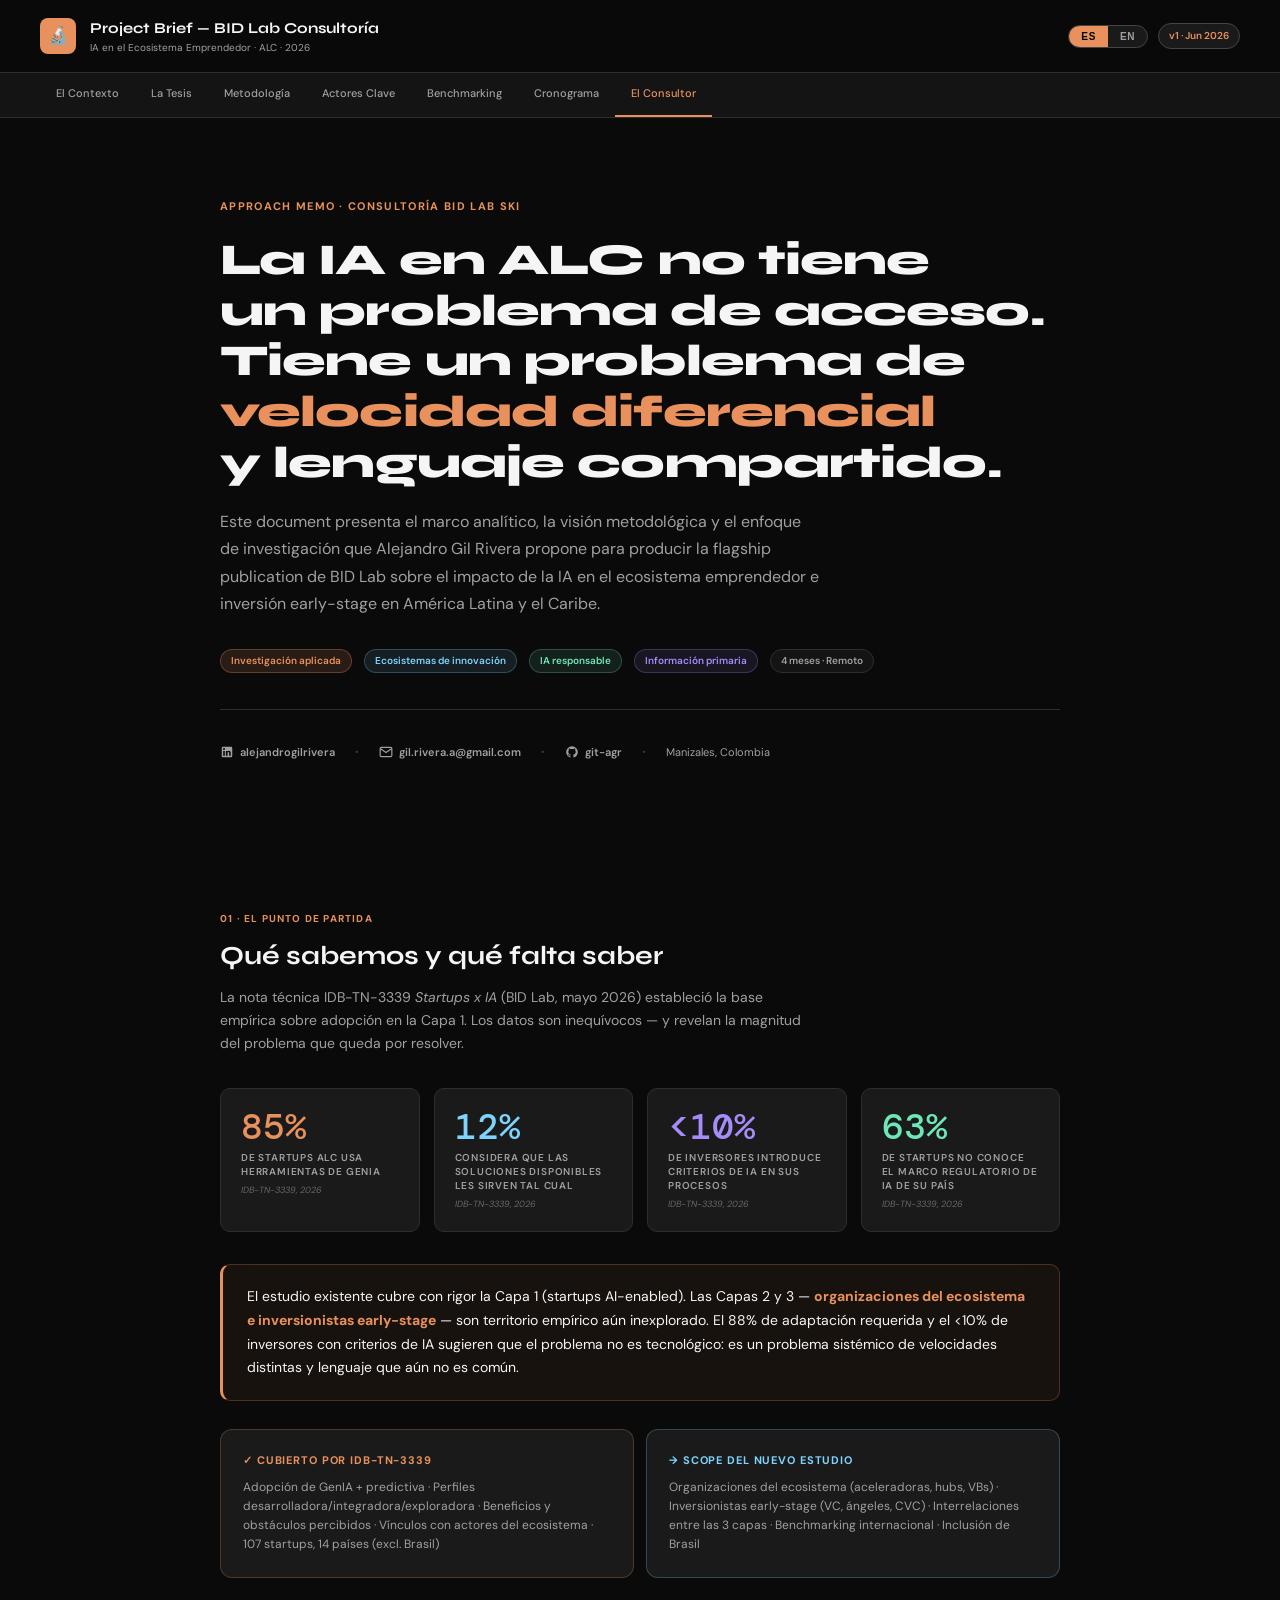
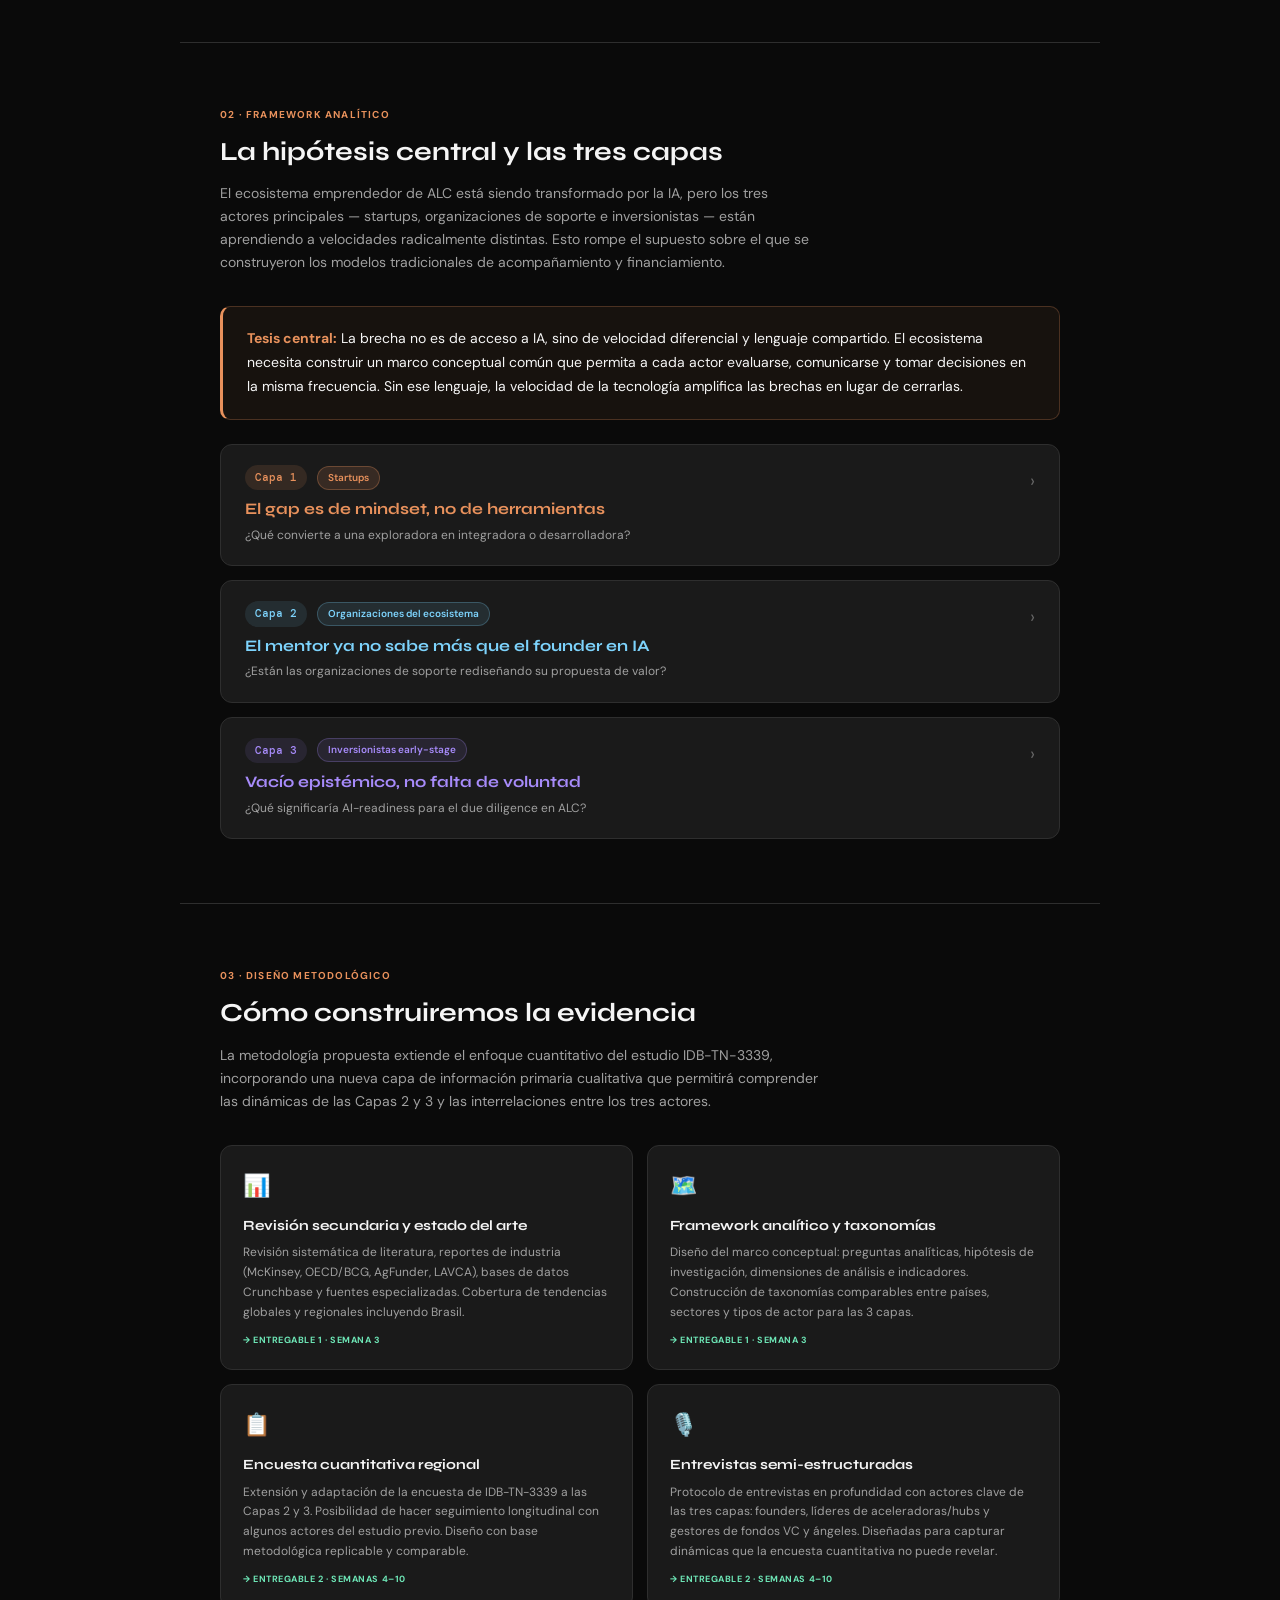
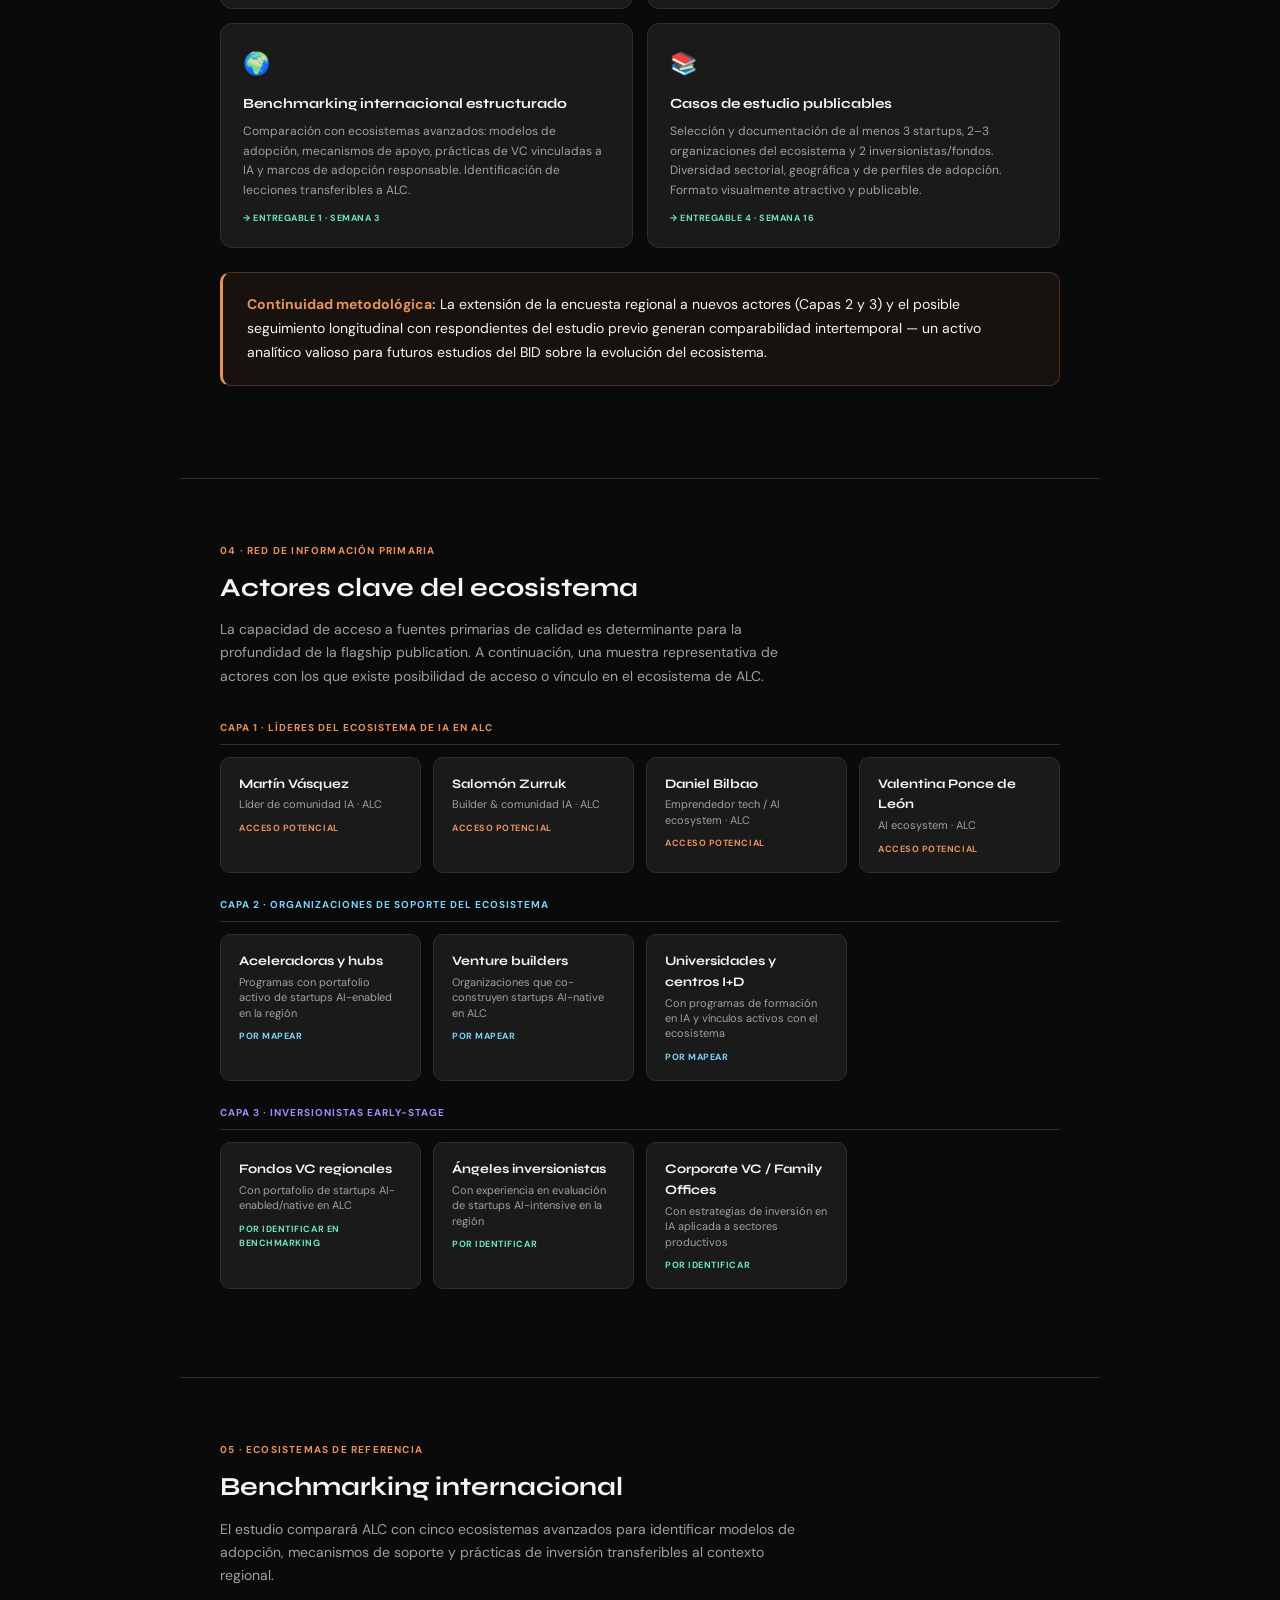
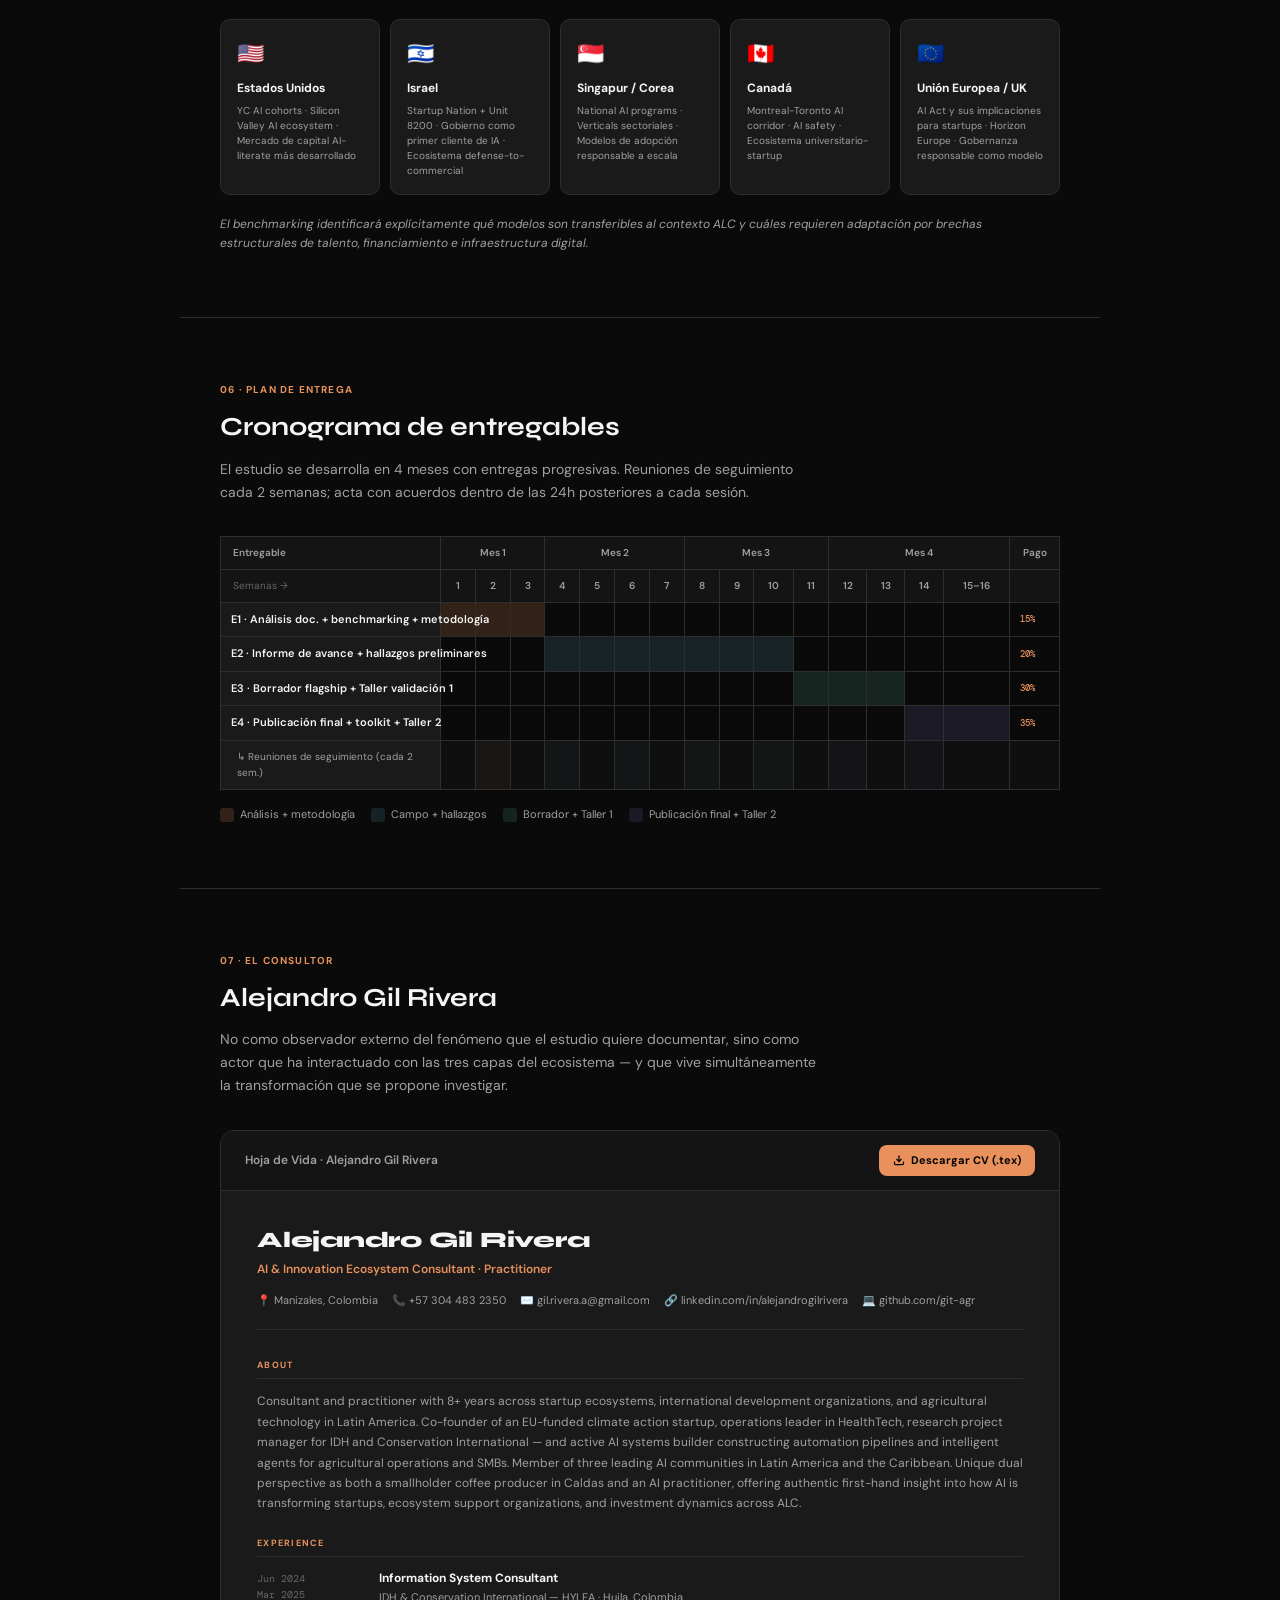
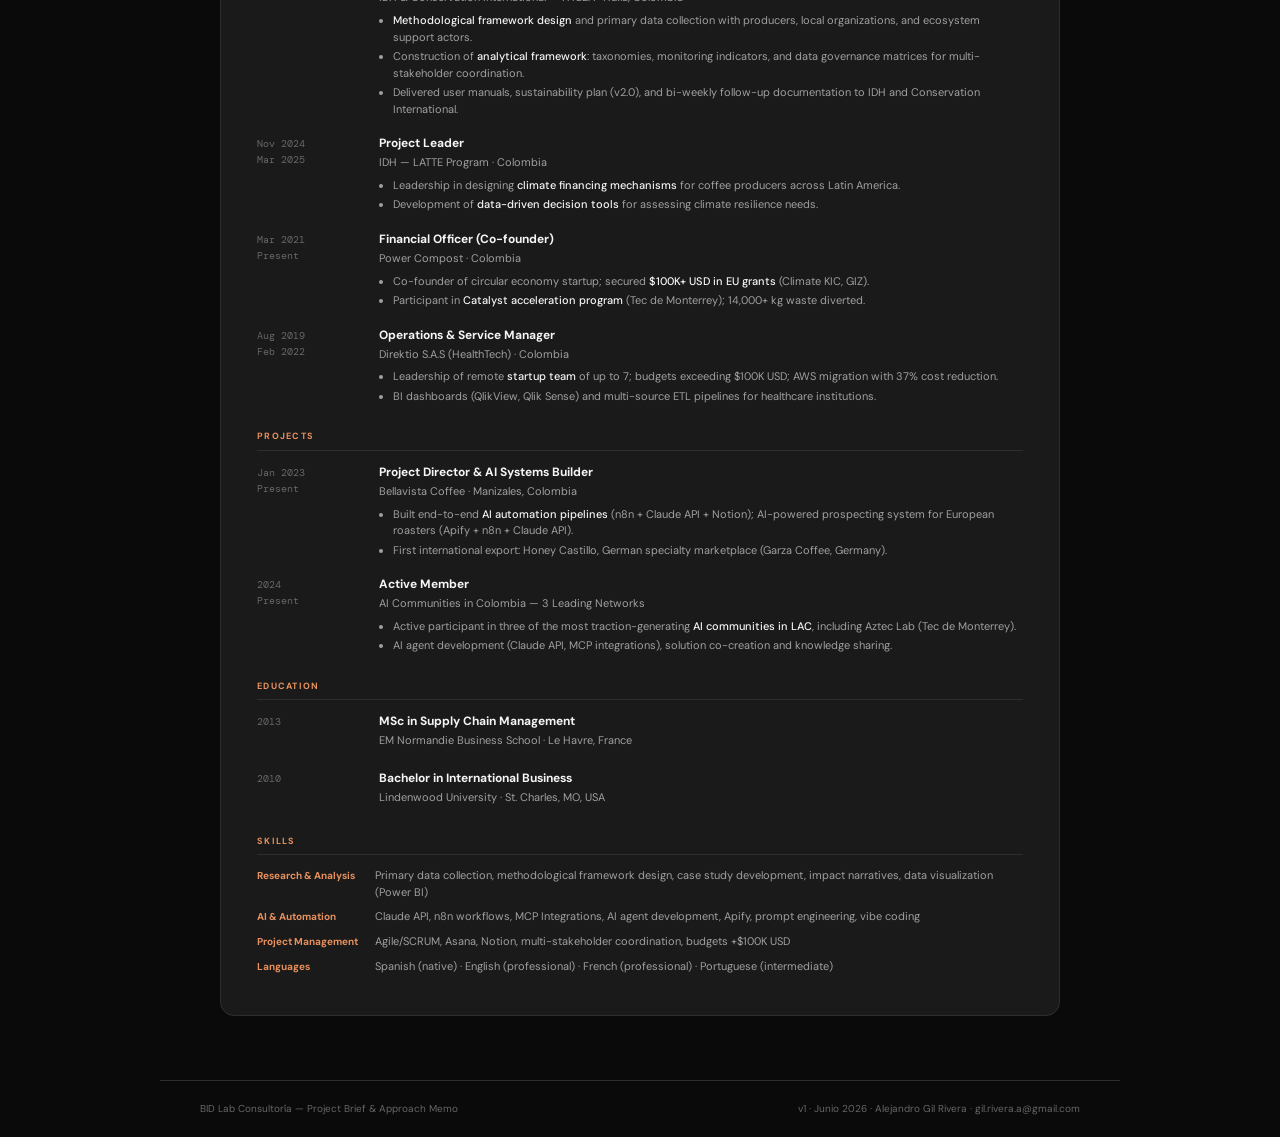
<file: ProjectBrief_BIDLab_v1.html>
<!DOCTYPE html>
<html lang="es">
<head>
<meta charset="UTF-8">
<meta name="viewport" content="width=device-width, initial-scale=1.0">
<title>Project Brief — BID Lab | Alejandro Gil Rivera</title>
<link href="https://fonts.googleapis.com/css2?family=Syne:wght@400;600;700;800&family=DM+Sans:ital,wght@0,300;0,400;0,500;0,600;1,400&family=DM+Mono:wght@400;500&display=swap" rel="stylesheet">
<style>
:root {
  --orange: #E8915C; --orange-b: #F5A147; --orange-d: #D17A47;
  --blue: #7DD3FC; --green: #6EE7B7; --purple: #A78BFA;
  --bg: #0A0A0A; --card: #1A1A1A; --card2: #141414;
  --txt: #F5F5F5; --txt2: #A0A0A0; --txt3: #666;
  --bdr: #2E2E2E; --bdr2: #3A3A3A; --bdr3: #444;
}
* { margin: 0; padding: 0; box-sizing: border-box; }
html { scroll-behavior: smooth; }
body { background: var(--bg); color: var(--txt); font-family: 'DM Sans', sans-serif; font-size: 15px; line-height: 1.6; }

/* ── HEADER ── */
.hdr {
  background: rgba(10,10,10,.95); backdrop-filter: blur(12px);
  border-bottom: 1px solid var(--bdr); padding: 16px 40px;
  position: sticky; top: 0; z-index: 100;
  display: flex; align-items: center; justify-content: space-between; gap: 16px;
}
.hdr-left { display: flex; align-items: center; gap: 14px; }
.hdr-icon { width: 36px; height: 36px; background: var(--orange); border-radius: 8px; display: flex; align-items: center; justify-content: center; font-size: 17px; flex-shrink: 0; }
.hdr-title { font-family: 'Syne', sans-serif; font-size: 15px; font-weight: 700; }
.hdr-sub { font-size: 10px; color: var(--txt2); }
.hdr-right { display: flex; align-items: center; gap: 10px; }
.lang-btn {
  display: flex; align-items: center; gap: 0;
  background: var(--card); border: 1px solid var(--bdr3); border-radius: 20px; overflow: hidden;
}
.lang-btn button {
  padding: 5px 12px; font-size: 10px; font-weight: 700; letter-spacing: .06em;
  border: none; cursor: pointer; transition: all .2s;
  background: transparent; color: var(--txt2);
}
.lang-btn button.active { background: var(--orange); color: #000; }
.badge { background: var(--card); border: 1px solid var(--bdr3); padding: 4px 10px; border-radius: 20px; font-size: 10px; color: var(--orange); font-weight: 600; }

/* ── NAV PILLS ── */
.subnav { background: var(--card2); border-bottom: 1px solid var(--bdr); padding: 0 40px; display: flex; gap: 0; overflow-x: auto; scrollbar-width: none; }
.subnav::-webkit-scrollbar { display: none; }
.snb { padding: 12px 16px; font-size: 11px; font-weight: 500; color: var(--txt2); background: transparent; border: none; border-bottom: 2px solid transparent; cursor: pointer; white-space: nowrap; transition: all .2s; text-decoration: none; display: block; }
.snb:hover { color: var(--txt); }
.snb.on { color: var(--orange); border-bottom-color: var(--orange); }

/* ── SECTIONS ── */
section { padding: 64px 40px; max-width: 920px; margin: 0 auto; }
section + section { border-top: 1px solid var(--bdr); }

/* ── HERO ── */
.hero { padding: 80px 40px; max-width: 920px; margin: 0 auto; }
.hero-eyebrow { font-size: 11px; font-weight: 700; text-transform: uppercase; letter-spacing: .12em; color: var(--orange); margin-bottom: 20px; }
.hero-title { font-family: 'Syne', sans-serif; font-size: clamp(28px, 4vw, 44px); font-weight: 800; line-height: 1.15; letter-spacing: -.02em; margin-bottom: 20px; }
.hero-title em { font-style: normal; color: var(--orange); }
.hero-desc { font-size: 16px; color: var(--txt2); max-width: 600px; line-height: 1.7; margin-bottom: 32px; }
.hero-tags { display: flex; flex-wrap: wrap; gap: 8px; margin-bottom: 36px; }
.hero-meta { display: flex; flex-wrap: wrap; gap: 20px; align-items: center; padding-top: 28px; border-top: 1px solid var(--bdr); }
.hero-meta a { font-size: 11px; font-weight: 600; color: var(--txt2); text-decoration: none; display: flex; align-items: center; gap: 6px; transition: color .2s; }
.hero-meta a:hover { color: var(--orange); }
.hero-meta-divider { color: var(--bdr3); font-size: 18px; }

/* ── SECTION TITLES ── */
.sec-label { font-size: 10px; font-weight: 700; text-transform: uppercase; letter-spacing: .12em; color: var(--orange); margin-bottom: 8px; }
.sec-title { font-family: 'Syne', sans-serif; font-size: 26px; font-weight: 700; margin-bottom: 10px; }
.sec-sub { font-size: 14px; color: var(--txt2); max-width: 600px; line-height: 1.65; margin-bottom: 32px; }

/* ── KPI CARDS ── */
.kpi-grid { display: grid; grid-template-columns: repeat(auto-fit, minmax(160px, 1fr)); gap: 14px; margin-bottom: 32px; }
.kpi { background: var(--card); border: 1px solid var(--bdr); border-radius: 10px; padding: 20px; }
.kv { font-family: 'DM Mono', monospace; font-size: 36px; font-weight: 500; color: var(--orange); line-height: 1; margin-bottom: 6px; }
.kv.blue { color: var(--blue); }
.kv.green { color: var(--green); }
.kl { font-size: 10px; font-weight: 600; color: var(--txt2); text-transform: uppercase; letter-spacing: .08em; line-height: 1.4; }
.kpi-src { font-size: 9px; color: var(--txt3); margin-top: 4px; font-style: italic; }

/* ── CALLOUT ── */
.callout { background: rgba(232,145,92,.06); border: 1px solid rgba(232,145,92,.25); border-left: 3px solid var(--orange); border-radius: 10px; padding: 20px 24px; margin-bottom: 28px; }
.callout p { font-size: 14px; line-height: 1.7; color: var(--txt); }
.callout strong { color: var(--orange); }

/* ── LAYER CARDS (3 capas) ── */
.layers { display: flex; flex-direction: column; gap: 14px; }
.layer-card { background: var(--card); border: 1px solid var(--bdr); border-radius: 12px; overflow: hidden; transition: border-color .2s; }
.layer-card:hover { border-color: var(--bdr2); }
.layer-header { padding: 20px 24px; display: flex; align-items: flex-start; justify-content: space-between; gap: 16px; cursor: pointer; }
.layer-num { font-family: 'DM Mono', monospace; font-size: 11px; font-weight: 500; padding: 4px 10px; border-radius: 20px; white-space: nowrap; flex-shrink: 0; }
.layer-title { font-family: 'Syne', sans-serif; font-size: 16px; font-weight: 700; margin-bottom: 4px; }
.layer-brief { font-size: 12px; color: var(--txt2); }
.layer-toggle { font-size: 18px; color: var(--txt3); transition: transform .2s; flex-shrink: 0; margin-top: 2px; }
.layer-body { padding: 0 24px; max-height: 0; overflow: hidden; transition: max-height .35s ease, padding .35s ease; }
.layer-body.open { max-height: 400px; padding: 0 24px 22px; }
.layer-hyp { font-size: 13px; color: var(--txt2); line-height: 1.7; margin-bottom: 14px; }
.layer-hyp strong { color: var(--txt); }
.layer-question { font-size: 12px; font-style: italic; color: var(--orange); border-left: 2px solid var(--orange); padding-left: 12px; }

/* LAYER colors */
.l1 .layer-num { background: rgba(232,145,92,.12); color: var(--orange); }
.l1 .layer-title { color: var(--orange); }
.l2 .layer-num { background: rgba(125,211,252,.1); color: var(--blue); }
.l2 .layer-title { color: var(--blue); }
.l3 .layer-num { background: rgba(167,139,250,.1); color: var(--purple); }
.l3 .layer-title { color: var(--purple); }

/* ── METHODOLOGY STEPS ── */
.method-grid { display: grid; grid-template-columns: 1fr 1fr; gap: 14px; }
@media (max-width: 600px) { .method-grid { grid-template-columns: 1fr; } }
.method-card { background: var(--card); border: 1px solid var(--bdr); border-radius: 12px; padding: 22px; }
.method-icon { font-size: 22px; margin-bottom: 12px; }
.method-title { font-family: 'Syne', sans-serif; font-size: 14px; font-weight: 700; margin-bottom: 6px; }
.method-desc { font-size: 12px; color: var(--txt2); line-height: 1.65; }
.method-tag { font-size: 9px; font-weight: 700; color: var(--green); text-transform: uppercase; letter-spacing: .06em; margin-top: 10px; }

/* ── ACTOR CARDS ── */
.actor-section-label { font-size: 10px; font-weight: 700; text-transform: uppercase; letter-spacing: .1em; margin-bottom: 12px; padding-bottom: 8px; border-bottom: 1px solid var(--bdr); }
.actor-grid { display: grid; grid-template-columns: repeat(auto-fill, minmax(190px, 1fr)); gap: 12px; margin-bottom: 24px; }
.actor-card { background: var(--card); border: 1px solid var(--bdr); border-radius: 10px; padding: 16px 18px; }
.actor-name { font-family: 'Syne', sans-serif; font-size: 13px; font-weight: 700; margin-bottom: 3px; }
.actor-role { font-size: 11px; color: var(--txt2); line-height: 1.4; }
.actor-flag { font-size: 9px; font-weight: 700; text-transform: uppercase; letter-spacing: .06em; margin-top: 8px; }
.flag-orange { color: var(--orange); }
.flag-blue { color: var(--blue); }
.flag-green { color: var(--green); }

/* ── BENCHMARKING ── */
.bench-grid { display: grid; grid-template-columns: repeat(auto-fill, minmax(150px, 1fr)); gap: 10px; }
.bench-card { background: var(--card); border: 1px solid var(--bdr); border-radius: 10px; padding: 16px; }
.bench-flag { font-size: 22px; margin-bottom: 8px; }
.bench-name { font-size: 12px; font-weight: 700; margin-bottom: 4px; }
.bench-focus { font-size: 10px; color: var(--txt2); line-height: 1.5; }

/* ── GANTT ── */
.gantt-wrap { overflow-x: auto; }
.gantt { width: 100%; border-collapse: collapse; min-width: 600px; font-size: 11px; }
.gantt th { background: var(--card2); color: var(--txt2); font-weight: 600; text-align: center; padding: 8px 6px; border: 1px solid var(--bdr); font-size: 10px; }
.gantt td { border: 1px solid var(--bdr); padding: 8px 10px; vertical-align: middle; }
.gantt td.label { background: var(--card); font-size: 11px; font-weight: 600; color: var(--txt); white-space: nowrap; max-width: 200px; }
.gantt td.sublabel { background: var(--card); font-size: 10px; color: var(--txt2); padding-left: 16px; }
.g-o { background: rgba(232,145,92,.18); }
.g-b { background: rgba(125,211,252,.12); }
.g-g { background: rgba(110,231,183,.12); }
.g-p { background: rgba(167,139,250,.12); }
.pct { font-family: 'DM Mono', monospace; font-size: 9px; color: var(--orange); font-weight: 500; }

/* ── CV SECTION ── */
.cv-wrap { background: var(--card); border: 1px solid var(--bdr); border-radius: 14px; overflow: hidden; }
.cv-topbar { background: var(--card2); border-bottom: 1px solid var(--bdr); padding: 14px 24px; display: flex; align-items: center; justify-content: space-between; }
.cv-topbar-title { font-size: 12px; font-weight: 600; color: var(--txt2); }
.cv-dl-btn {
  display: inline-flex; align-items: center; gap: 6px;
  background: var(--orange); color: #000; font-size: 11px; font-weight: 700;
  padding: 7px 14px; border-radius: 8px; text-decoration: none;
  border: none; cursor: pointer; transition: background .2s;
}
.cv-dl-btn:hover { background: var(--orange-b); }
.cv-body { padding: 32px 36px; font-size: 12px; line-height: 1.6; }
.cv-name { font-family: 'Syne', sans-serif; font-size: 22px; font-weight: 800; letter-spacing: -.01em; margin-bottom: 2px; }
.cv-role { font-size: 12px; color: var(--orange); font-weight: 600; margin-bottom: 12px; }
.cv-contact { display: flex; flex-wrap: wrap; gap: 14px; font-size: 11px; color: var(--txt2); margin-bottom: 28px; padding-bottom: 20px; border-bottom: 1px solid var(--bdr); }
.cv-contact a { color: var(--txt2); text-decoration: none; }
.cv-contact a:hover { color: var(--orange); }
.cv-sec-title { font-size: 9px; font-weight: 700; text-transform: uppercase; letter-spacing: .14em; color: var(--orange); margin: 22px 0 12px; padding-bottom: 6px; border-bottom: 1px solid var(--bdr); }
.cv-entry { display: grid; grid-template-columns: 110px 1fr; gap: 12px; margin-bottom: 14px; }
.cv-date { font-family: 'DM Mono', monospace; font-size: 10px; color: var(--txt3); padding-top: 2px; }
.cv-title { font-size: 12px; font-weight: 700; margin-bottom: 1px; }
.cv-org { font-size: 11px; color: var(--txt2); margin-bottom: 5px; }
.cv-bullets { padding-left: 14px; }
.cv-bullets li { font-size: 11px; color: var(--txt2); margin-bottom: 3px; line-height: 1.5; }
.cv-bullets li span { color: var(--txt); font-weight: 500; }
.cv-skill-row { display: flex; gap: 8px; margin-bottom: 8px; align-items: flex-start; }
.cv-skill-label { font-size: 10px; font-weight: 700; color: var(--orange); min-width: 110px; padding-top: 1px; }
.cv-skill-val { font-size: 11px; color: var(--txt2); line-height: 1.5; }

/* ── EN COMING SOON OVERLAY ── */
.lang-overlay { display: none; position: fixed; inset: 0; background: rgba(10,10,10,.92); z-index: 200; align-items: center; justify-content: center; flex-direction: column; gap: 16px; }
.lang-overlay.show { display: flex; }
.lang-overlay-title { font-family: 'Syne', sans-serif; font-size: 28px; font-weight: 800; }
.lang-overlay-sub { font-size: 14px; color: var(--txt2); }
.lang-overlay-close { margin-top: 10px; padding: 10px 24px; background: var(--orange); color: #000; border: none; border-radius: 8px; font-size: 12px; font-weight: 700; cursor: pointer; }

/* ── TAGS ── */
.tag { display: inline-block; padding: 3px 10px; border-radius: 20px; font-size: 10px; font-weight: 600; margin-right: 4px; }
.to { background: rgba(232,145,92,.14); color: var(--orange); border: 1px solid rgba(232,145,92,.3); }
.tb2 { background: rgba(125,211,252,.1); color: var(--blue); border: 1px solid rgba(125,211,252,.25); }
.tg { background: rgba(110,231,183,.1); color: var(--green); border: 1px solid rgba(110,231,183,.25); }
.tgr { background: rgba(255,255,255,.04); color: var(--txt2); border: 1px solid var(--bdr); }
.tp { background: rgba(167,139,250,.1); color: var(--purple); border: 1px solid rgba(167,139,250,.25); }

/* ── DIVIDER ── */
hr.div { border: none; border-top: 1px solid var(--bdr); margin: 28px 0; }

/* ── RESPONSIVE ── */
@media (max-width: 640px) {
  section, .hero { padding: 48px 20px; }
  .hdr { padding: 14px 20px; }
  .subnav { padding: 0 20px; }
  .method-grid { grid-template-columns: 1fr; }
  .cv-entry { grid-template-columns: 1fr; }
}
</style>
</head>
<body>

<!-- LANG OVERLAY (EN Coming Soon) -->
<div class="lang-overlay" id="enOverlay">
  <div style="font-size:32px">🚧</div>
  <div class="lang-overlay-title">English version coming soon</div>
  <div class="lang-overlay-sub">Este project brief está actualmente disponible en español.</div>
  <button class="lang-overlay-close" onclick="toggleLang('es')">Volver al español</button>
</div>

<!-- STICKY HEADER -->
<header class="hdr">
  <div class="hdr-left">
    <div class="hdr-icon">🔬</div>
    <div>
      <div class="hdr-title">Project Brief — BID Lab Consultoría</div>
      <div class="hdr-sub">IA en el Ecosistema Emprendedor · ALC · 2026</div>
    </div>
  </div>
  <div class="hdr-right">
    <div class="lang-btn">
      <button id="btnES" class="active" onclick="toggleLang('es')">ES</button>
      <button id="btnEN" onclick="toggleLang('en')">EN</button>
    </div>
    <span class="badge">v1 · Jun 2026</span>
  </div>
</header>

<!-- SUB-NAV -->
<nav class="subnav">
  <a class="snb on" href="#contexto" onclick="setNav(this)">El Contexto</a>
  <a class="snb" href="#tesis" onclick="setNav(this)">La Tesis</a>
  <a class="snb" href="#metodologia" onclick="setNav(this)">Metodología</a>
  <a class="snb" href="#actores" onclick="setNav(this)">Actores Clave</a>
  <a class="snb" href="#benchmarking" onclick="setNav(this)">Benchmarking</a>
  <a class="snb" href="#cronograma" onclick="setNav(this)">Cronograma</a>
  <a class="snb" href="#consultor" onclick="setNav(this)">El Consultor</a>
</nav>

<!-- ═══════════════════════════════════════════
     HERO
════════════════════════════════════════════ -->
<div class="hero">
  <div class="hero-eyebrow">Approach Memo · Consultoría BID Lab SKI</div>
  <h1 class="hero-title">
    La IA en ALC no tiene<br>un problema de acceso.<br>
    Tiene un problema de <em>velocidad diferencial</em><br>y lenguaje compartido.
  </h1>
  <p class="hero-desc">
    Este document presenta el marco analítico, la visión metodológica y el enfoque de investigación que Alejandro Gil Rivera propone para producir la flagship publication de BID Lab sobre el impacto de la IA en el ecosistema emprendedor e inversión early-stage en América Latina y el Caribe.
  </p>
  <div class="hero-tags">
    <span class="tag to">Investigación aplicada</span>
    <span class="tag tb2">Ecosistemas de innovación</span>
    <span class="tag tg">IA responsable</span>
    <span class="tag tp">Información primaria</span>
    <span class="tag tgr">4 meses · Remoto</span>
  </div>
  <div class="hero-meta">
    <a href="https://linkedin.com/in/alejandrogilrivera" target="_blank">
      <svg width="14" height="14" viewBox="0 0 24 24" fill="currentColor"><path d="M19 3A2 2 0 0 1 21 5V19A2 2 0 0 1 19 21H5A2 2 0 0 1 3 19V5A2 2 0 0 1 5 3H19M18.5 18.5V13.2A3.26 3.26 0 0 0 15.24 9.94C14.39 9.94 13.4 10.46 12.92 11.24V10.13H10.13V18.5H12.92V13.57C12.92 12.8 13.54 12.17 14.31 12.17A1.4 1.4 0 0 1 15.71 13.57V18.5H18.5M6.88 8.56A1.68 1.68 0 0 0 8.56 6.88C8.56 5.95 7.81 5.19 6.88 5.19A1.69 1.69 0 0 0 5.19 6.88C5.19 7.81 5.95 8.56 6.88 8.56M8.27 18.5V10.13H5.5V18.5H8.27Z"/></svg>
      alejandrogilrivera
    </a>
    <span class="hero-meta-divider">·</span>
    <a href="mailto:gil.rivera.a@gmail.com">
      <svg width="14" height="14" viewBox="0 0 24 24" fill="none" stroke="currentColor" stroke-width="2"><path d="M4 4h16c1.1 0 2 .9 2 2v12c0 1.1-.9 2-2 2H4c-1.1 0-2-.9-2-2V6c0-1.1.9-2 2-2z"/><polyline points="22,6 12,13 2,6"/></svg>
      gil.rivera.a@gmail.com
    </a>
    <span class="hero-meta-divider">·</span>
    <a href="https://github.com/git-agr" target="_blank">
      <svg width="14" height="14" viewBox="0 0 24 24" fill="currentColor"><path d="M12 2A10 10 0 0 0 2 12c0 4.42 2.87 8.17 6.84 9.5c.5.08.66-.23.66-.5v-1.69c-2.77.6-3.36-1.34-3.36-1.34c-.46-1.16-1.11-1.47-1.11-1.47c-.91-.62.07-.6.07-.6c1 .07 1.53 1.03 1.53 1.03c.87 1.52 2.34 1.07 2.91.83c.09-.65.35-1.09.63-1.34c-2.22-.25-4.55-1.11-4.55-4.92c0-1.11.38-2 1.03-2.71c-.1-.25-.45-1.29.1-2.64c0 0 .84-.27 2.75 1.02c.79-.22 1.65-.33 2.5-.33c.85 0 1.71.11 2.5.33c1.91-1.29 2.75-1.02 2.75-1.02c.55 1.35.2 2.39.1 2.64c.65.71 1.03 1.6 1.03 2.71c0 3.82-2.34 4.66-4.57 4.91c.36.31.69.92.69 1.85V21c0 .27.16.59.67.5C19.14 20.16 22 16.42 22 12A10 10 0 0 0 12 2z"/></svg>
      git-agr
    </a>
    <span class="hero-meta-divider">·</span>
    <span style="font-size:11px; color: var(--txt2);">Manizales, Colombia</span>
  </div>
</div>

<!-- ═══════════════════════════════════════════
     SECCIÓN 1 — EL CONTEXTO
════════════════════════════════════════════ -->
<section id="contexto">
  <div class="sec-label">01 · El punto de partida</div>
  <h2 class="sec-title">Qué sabemos y qué falta saber</h2>
  <p class="sec-sub">La nota técnica IDB-TN-3339 <em>Startups x IA</em> (BID Lab, mayo 2026) estableció la base empírica sobre adopción en la Capa 1. Los datos son inequívocos — y revelan la magnitud del problema que queda por resolver.</p>

  <div class="kpi-grid">
    <div class="kpi">
      <div class="kv">85%</div>
      <div class="kl">de startups ALC usa herramientas de GenIA</div>
      <div class="kpi-src">IDB-TN-3339, 2026</div>
    </div>
    <div class="kpi">
      <div class="kv blue">12%</div>
      <div class="kl">considera que las soluciones disponibles les sirven tal cual</div>
      <div class="kpi-src">IDB-TN-3339, 2026</div>
    </div>
    <div class="kpi">
      <div class="kv" style="color:var(--purple);">&lt;10%</div>
      <div class="kl">de inversores introduce criterios de IA en sus procesos</div>
      <div class="kpi-src">IDB-TN-3339, 2026</div>
    </div>
    <div class="kpi">
      <div class="kv green">63%</div>
      <div class="kl">de startups no conoce el marco regulatorio de IA de su país</div>
      <div class="kpi-src">IDB-TN-3339, 2026</div>
    </div>
  </div>

  <div class="callout">
    <p>El estudio existente cubre con rigor la Capa 1 (startups AI-enabled). Las Capas 2 y 3 — <strong>organizaciones del ecosistema e inversionistas early-stage</strong> — son territorio empírico aún inexplorado. El 88% de adaptación requerida y el &lt;10% de inversores con criterios de IA sugieren que el problema no es tecnológico: es un problema sistémico de velocidades distintas y lenguaje que aún no es común.</p>
  </div>

  <div style="display:grid; grid-template-columns:1fr 1fr; gap:12px;">
    <div class="method-card" style="border-color:rgba(232,145,92,.25);">
      <div style="font-size:11px; font-weight:700; color:var(--orange); text-transform:uppercase; letter-spacing:.08em; margin-bottom:8px;">✓ Cubierto por IDB-TN-3339</div>
      <div style="font-size:12px; color:var(--txt2); line-height:1.6;">Adopción de GenIA + predictiva · Perfiles desarrolladora/integradora/exploradora · Beneficios y obstáculos percibidos · Vínculos con actores del ecosistema · 107 startups, 14 países (excl. Brasil)</div>
    </div>
    <div class="method-card" style="border-color:rgba(125,211,252,.25);">
      <div style="font-size:11px; font-weight:700; color:var(--blue); text-transform:uppercase; letter-spacing:.08em; margin-bottom:8px;">→ Scope del nuevo estudio</div>
      <div style="font-size:12px; color:var(--txt2); line-height:1.6;">Organizaciones del ecosistema (aceleradoras, hubs, VBs) · Inversionistas early-stage (VC, ángeles, CVC) · Interrelaciones entre las 3 capas · Benchmarking internacional · Inclusión de Brasil</div>
    </div>
  </div>
</section>

<!-- ═══════════════════════════════════════════
     SECCIÓN 2 — LA TESIS
════════════════════════════════════════════ -->
<section id="tesis">
  <div class="sec-label">02 · Framework analítico</div>
  <h2 class="sec-title">La hipótesis central y las tres capas</h2>
  <p class="sec-sub">El ecosistema emprendedor de ALC está siendo transformado por la IA, pero los tres actores principales — startups, organizaciones de soporte e inversionistas — están aprendiendo a velocidades radicalmente distintas. Esto rompe el supuesto sobre el que se construyeron los modelos tradicionales de acompañamiento y financiamiento.</p>

  <div class="callout" style="margin-bottom:24px;">
    <p><strong>Tesis central:</strong> La brecha no es de acceso a IA, sino de velocidad diferencial y lenguaje compartido. El ecosistema necesita construir un marco conceptual común que permita a cada actor evaluarse, comunicarse y tomar decisiones en la misma frecuencia. Sin ese lenguaje, la velocidad de la tecnología amplifica las brechas en lugar de cerrarlas.</p>
  </div>

  <div class="layers">
    <!-- Capa 1 -->
    <div class="layer-card l1">
      <div class="layer-header" onclick="toggleLayer(this)">
        <div>
          <div style="display:flex; align-items:center; gap:10px; margin-bottom:6px;">
            <span class="layer-num">Capa 1</span>
            <span class="tag to">Startups</span>
          </div>
          <div class="layer-title">El gap es de mindset, no de herramientas</div>
          <div class="layer-brief">¿Qué convierte a una exploradora en integradora o desarrolladora?</div>
        </div>
        <div class="layer-toggle">›</div>
      </div>
      <div class="layer-body">
        <div class="layer-hyp">
          La saturación de información fragmentada sobre IA genera <strong>ansiedad de herramienta</strong> — la pregunta permanente de "¿cuál uso?" — en lugar de una mentalidad experimental de prueba-error-aprendizaje. Lo que distingue a las startups que avanzan en madurez de adopción no es el acceso a modelos, sino la capacidad de traducir la tecnología en decisiones de negocio concretas. El estudio existente lo confirma: el perfil del founder es el predictor más fuerte de madurez tecnológica (sección 4.4 IDB-TN-3339).
        </div>
        <div class="layer-question">¿Qué condiciones habilitan el salto de explorador a integrador, y qué rol juegan las organizaciones del ecosistema en ese proceso?</div>
      </div>
    </div>

    <!-- Capa 2 -->
    <div class="layer-card l2">
      <div class="layer-header" onclick="toggleLayer(this)">
        <div>
          <div style="display:flex; align-items:center; gap:10px; margin-bottom:6px;">
            <span class="layer-num">Capa 2</span>
            <span class="tag tb2">Organizaciones del ecosistema</span>
          </div>
          <div class="layer-title">El mentor ya no sabe más que el founder en IA</div>
          <div class="layer-brief">¿Están las organizaciones de soporte rediseñando su propuesta de valor?</div>
        </div>
        <div class="layer-toggle">›</div>
      </div>
      <div class="layer-body">
        <div class="layer-hyp">
          El modelo tradicional de aceleración asumía que el mentor sabe más que el founder. En IA, eso ya no aplica. Founders AI-native con equipos de 1–2 personas generan revenues de $1M+ más rápido que los ciclos de diseño de programa de cualquier aceleradora. Las organizaciones de soporte están en el mismo ciclo de aprendizaje que sus beneficiarios — sin saberlo o sin admitirlo. El resultado: <strong>programas que no matchean la velocidad de iteración real</strong> y modelos de acompañamiento que aún evalúan startups con criterios pre-IA.
        </div>
        <div class="layer-question">¿Qué tan en disposición están las organizaciones de apoyo para adaptar sus modelos, y qué nuevos intermediarios (AI studios, data enablers) están llenando el vacío?</div>
      </div>
    </div>

    <!-- Capa 3 -->
    <div class="layer-card l3">
      <div class="layer-header" onclick="toggleLayer(this)">
        <div>
          <div style="display:flex; align-items:center; gap:10px; margin-bottom:6px;">
            <span class="layer-num">Capa 3</span>
            <span class="tag tp">Inversionistas early-stage</span>
          </div>
          <div class="layer-title">Vacío epistémico, no falta de voluntad</div>
          <div class="layer-brief">¿Qué significaría AI-readiness para el due diligence en ALC?</div>
        </div>
        <div class="layer-toggle">›</div>
      </div>
      <div class="layer-body">
        <div class="layer-hyp">
          El &lt;10% de inversores con criterios de IA no refleja resistencia — refleja que "AI readiness" no tiene aún una definición estable ni métricas consolidadas. La tecnología avanza más rápido que los marcos de evaluación. Adicionalmente, los instrumentos tradicionales de inversión (pre-seed, seed) fueron diseñados para ciclos de desarrollo que AI-native startups ya no siguen: <strong>requieren menos capital, iteran más rápido y tienen mayor dependencia de modelos de terceros</strong>, lo que cambia radicalmente el perfil de riesgo.
        </div>
        <div class="layer-question">¿Cómo están evaluando el AI-readiness los fondos más avanzados globalmente, y qué instrumentos de financiamiento son adecuados para startups AI-intensive en ALC?</div>
      </div>
    </div>
  </div>
</section>

<!-- ═══════════════════════════════════════════
     SECCIÓN 3 — METODOLOGÍA
════════════════════════════════════════════ -->
<section id="metodologia">
  <div class="sec-label">03 · Diseño metodológico</div>
  <h2 class="sec-title">Cómo construiremos la evidencia</h2>
  <p class="sec-sub">La metodología propuesta extiende el enfoque cuantitativo del estudio IDB-TN-3339, incorporando una nueva capa de información primaria cualitativa que permitirá comprender las dinámicas de las Capas 2 y 3 y las interrelaciones entre los tres actores.</p>

  <div class="method-grid">
    <div class="method-card">
      <div class="method-icon">📊</div>
      <div class="method-title">Revisión secundaria y estado del arte</div>
      <div class="method-desc">Revisión sistemática de literatura, reportes de industria (McKinsey, OECD/BCG, AgFunder, LAVCA), bases de datos Crunchbase y fuentes especializadas. Cobertura de tendencias globales y regionales incluyendo Brasil.</div>
      <div class="method-tag">→ Entregable 1 · Semana 3</div>
    </div>
    <div class="method-card">
      <div class="method-icon">🗺️</div>
      <div class="method-title">Framework analítico y taxonomías</div>
      <div class="method-desc">Diseño del marco conceptual: preguntas analíticas, hipótesis de investigación, dimensiones de análisis e indicadores. Construcción de taxonomías comparables entre países, sectores y tipos de actor para las 3 capas.</div>
      <div class="method-tag">→ Entregable 1 · Semana 3</div>
    </div>
    <div class="method-card">
      <div class="method-icon">📋</div>
      <div class="method-title">Encuesta cuantitativa regional</div>
      <div class="method-desc">Extensión y adaptación de la encuesta de IDB-TN-3339 a las Capas 2 y 3. Posibilidad de hacer seguimiento longitudinal con algunos actores del estudio previo. Diseño con base metodológica replicable y comparable.</div>
      <div class="method-tag">→ Entregable 2 · Semanas 4–10</div>
    </div>
    <div class="method-card">
      <div class="method-icon">🎙️</div>
      <div class="method-title">Entrevistas semi-estructuradas</div>
      <div class="method-desc">Protocolo de entrevistas en profundidad con actores clave de las tres capas: founders, líderes de aceleradoras/hubs y gestores de fondos VC y ángeles. Diseñadas para capturar dinámicas que la encuesta cuantitativa no puede revelar.</div>
      <div class="method-tag">→ Entregable 2 · Semanas 4–10</div>
    </div>
    <div class="method-card">
      <div class="method-icon">🌍</div>
      <div class="method-title">Benchmarking internacional estructurado</div>
      <div class="method-desc">Comparación con ecosistemas avanzados: modelos de adopción, mecanismos de apoyo, prácticas de VC vinculadas a IA y marcos de adopción responsable. Identificación de lecciones transferibles a ALC.</div>
      <div class="method-tag">→ Entregable 1 · Semana 3</div>
    </div>
    <div class="method-card">
      <div class="method-icon">📚</div>
      <div class="method-title">Casos de estudio publicables</div>
      <div class="method-desc">Selección y documentación de al menos 3 startups, 2–3 organizaciones del ecosistema y 2 inversionistas/fondos. Diversidad sectorial, geográfica y de perfiles de adopción. Formato visualmente atractivo y publicable.</div>
      <div class="method-tag">→ Entregable 4 · Semana 16</div>
    </div>
  </div>

  <div class="callout" style="margin-top:24px;">
    <p><strong>Continuidad metodológica:</strong> La extensión de la encuesta regional a nuevos actores (Capas 2 y 3) y el posible seguimiento longitudinal con respondientes del estudio previo generan comparabilidad intertemporal — un activo analítico valioso para futuros estudios del BID sobre la evolución del ecosistema.</p>
  </div>
</section>

<!-- ═══════════════════════════════════════════
     SECCIÓN 4 — ACTORES CLAVE
════════════════════════════════════════════ -->
<section id="actores">
  <div class="sec-label">04 · Red de información primaria</div>
  <h2 class="sec-title">Actores clave del ecosistema</h2>
  <p class="sec-sub">La capacidad de acceso a fuentes primarias de calidad es determinante para la profundidad de la flagship publication. A continuación, una muestra representativa de actores con los que existe posibilidad de acceso o vínculo en el ecosistema de ALC.</p>

  <div class="actor-section-label" style="color:var(--orange);">Capa 1 · Líderes del ecosistema de IA en ALC</div>
  <div class="actor-grid">
    <div class="actor-card">
      <div class="actor-name">Martín Vásquez</div>
      <div class="actor-role">Líder de comunidad IA · ALC</div>
      <div class="actor-flag flag-orange">Acceso potencial</div>
    </div>
    <div class="actor-card">
      <div class="actor-name">Salomón Zurruk</div>
      <div class="actor-role">Builder & comunidad IA · ALC</div>
      <div class="actor-flag flag-orange">Acceso potencial</div>
    </div>
    <div class="actor-card">
      <div class="actor-name">Daniel Bilbao</div>
      <div class="actor-role">Emprendedor tech / AI ecosystem · ALC</div>
      <div class="actor-flag flag-orange">Acceso potencial</div>
    </div>
    <div class="actor-card">
      <div class="actor-name">Valentina Ponce de León</div>
      <div class="actor-role">AI ecosystem · ALC</div>
      <div class="actor-flag flag-orange">Acceso potencial</div>
    </div>
  </div>

  <div class="actor-section-label" style="color:var(--blue);">Capa 2 · Organizaciones de soporte del ecosistema</div>
  <div class="actor-grid">
    <div class="actor-card">
      <div class="actor-name">Aceleradoras y hubs</div>
      <div class="actor-role">Programas con portafolio activo de startups AI-enabled en la región</div>
      <div class="actor-flag flag-blue">Por mapear</div>
    </div>
    <div class="actor-card">
      <div class="actor-name">Venture builders</div>
      <div class="actor-role">Organizaciones que co-construyen startups AI-native en ALC</div>
      <div class="actor-flag flag-blue">Por mapear</div>
    </div>
    <div class="actor-card">
      <div class="actor-name">Universidades y centros I+D</div>
      <div class="actor-role">Con programas de formación en IA y vínculos activos con el ecosistema</div>
      <div class="actor-flag flag-blue">Por mapear</div>
    </div>
  </div>

  <div class="actor-section-label" style="color:var(--purple);">Capa 3 · Inversionistas early-stage</div>
  <div class="actor-grid">
    <div class="actor-card">
      <div class="actor-name">Fondos VC regionales</div>
      <div class="actor-role">Con portafolio de startups AI-enabled/native en ALC</div>
      <div class="actor-flag flag-green">Por identificar en benchmarking</div>
    </div>
    <div class="actor-card">
      <div class="actor-name">Ángeles inversionistas</div>
      <div class="actor-role">Con experiencia en evaluación de startups AI-intensive en la región</div>
      <div class="actor-flag flag-green">Por identificar</div>
    </div>
    <div class="actor-card">
      <div class="actor-name">Corporate VC / Family Offices</div>
      <div class="actor-role">Con estrategias de inversión en IA aplicada a sectores productivos</div>
      <div class="actor-flag flag-green">Por identificar</div>
    </div>
  </div>
</section>

<!-- ═══════════════════════════════════════════
     SECCIÓN 5 — BENCHMARKING
════════════════════════════════════════════ -->
<section id="benchmarking">
  <div class="sec-label">05 · Ecosistemas de referencia</div>
  <h2 class="sec-title">Benchmarking internacional</h2>
  <p class="sec-sub">El estudio comparará ALC con cinco ecosistemas avanzados para identificar modelos de adopción, mecanismos de soporte y prácticas de inversión transferibles al contexto regional.</p>

  <div class="bench-grid">
    <div class="bench-card">
      <div class="bench-flag">🇺🇸</div>
      <div class="bench-name">Estados Unidos</div>
      <div class="bench-focus">YC AI cohorts · Silicon Valley AI ecosystem · Mercado de capital AI-literate más desarrollado</div>
    </div>
    <div class="bench-card">
      <div class="bench-flag">🇮🇱</div>
      <div class="bench-name">Israel</div>
      <div class="bench-focus">Startup Nation + Unit 8200 · Gobierno como primer cliente de IA · Ecosistema defense-to-commercial</div>
    </div>
    <div class="bench-card">
      <div class="bench-flag">🇸🇬</div>
      <div class="bench-name">Singapur / Corea</div>
      <div class="bench-focus">National AI programs · Verticals sectoriales · Modelos de adopción responsable a escala</div>
    </div>
    <div class="bench-card">
      <div class="bench-flag">🇨🇦</div>
      <div class="bench-name">Canadá</div>
      <div class="bench-focus">Montreal-Toronto AI corridor · AI safety · Ecosistema universitario-startup</div>
    </div>
    <div class="bench-card">
      <div class="bench-flag">🇪🇺</div>
      <div class="bench-name">Unión Europea / UK</div>
      <div class="bench-focus">AI Act y sus implicaciones para startups · Horizon Europe · Gobernanza responsable como modelo</div>
    </div>
  </div>

  <div style="margin-top:20px; font-size:12px; color:var(--txt2); font-style:italic;">
    El benchmarking identificará explícitamente qué modelos son transferibles al contexto ALC y cuáles requieren adaptación por brechas estructurales de talento, financiamiento e infraestructura digital.
  </div>
</section>

<!-- ═══════════════════════════════════════════
     SECCIÓN 6 — CRONOGRAMA
════════════════════════════════════════════ -->
<section id="cronograma">
  <div class="sec-label">06 · Plan de entrega</div>
  <h2 class="sec-title">Cronograma de entregables</h2>
  <p class="sec-sub">El estudio se desarrolla en 4 meses con entregas progresivas. Reuniones de seguimiento cada 2 semanas; acta con acuerdos dentro de las 24h posteriores a cada sesión.</p>

  <div class="gantt-wrap">
    <table class="gantt">
      <thead>
        <tr>
          <th style="width:220px; text-align:left; padding-left:12px;">Entregable</th>
          <th colspan="3">Mes 1</th>
          <th colspan="4">Mes 2</th>
          <th colspan="4">Mes 3</th>
          <th colspan="4">Mes 4</th>
          <th style="width:50px;">Pago</th>
        </tr>
        <tr>
          <th style="text-align:left; padding-left:12px; color:var(--txt3); font-weight:400;">Semanas →</th>
          <th>1</th><th>2</th><th>3</th>
          <th>4</th><th>5</th><th>6</th><th>7</th>
          <th>8</th><th>9</th><th>10</th><th>11</th>
          <th>12</th><th>13</th><th>14</th><th>15–16</th>
          <th></th>
        </tr>
      </thead>
      <tbody>
        <tr>
          <td class="label">E1 · Análisis doc. + benchmarking + metodología</td>
          <td class="g-o"></td><td class="g-o"></td><td class="g-o"></td>
          <td></td><td></td><td></td><td></td>
          <td></td><td></td><td></td><td></td>
          <td></td><td></td><td></td><td></td>
          <td class="pct">15%</td>
        </tr>
        <tr>
          <td class="label">E2 · Informe de avance + hallazgos preliminares</td>
          <td></td><td></td><td></td>
          <td class="g-b"></td><td class="g-b"></td><td class="g-b"></td><td class="g-b"></td>
          <td class="g-b"></td><td class="g-b"></td><td class="g-b"></td><td></td>
          <td></td><td></td><td></td><td></td>
          <td class="pct">20%</td>
        </tr>
        <tr>
          <td class="label">E3 · Borrador flagship + Taller validación 1</td>
          <td></td><td></td><td></td>
          <td></td><td></td><td></td><td></td>
          <td></td><td></td><td></td><td class="g-g"></td>
          <td class="g-g"></td><td class="g-g"></td><td></td><td></td>
          <td class="pct">30%</td>
        </tr>
        <tr>
          <td class="label">E4 · Publicación final + toolkit + Taller 2</td>
          <td></td><td></td><td></td>
          <td></td><td></td><td></td><td></td>
          <td></td><td></td><td></td><td></td>
          <td></td><td></td><td class="g-p"></td><td class="g-p"></td>
          <td class="pct">35%</td>
        </tr>
        <tr style="background:rgba(255,255,255,.02);">
          <td class="sublabel">↳ Reuniones de seguimiento (cada 2 sem.)</td>
          <td></td><td class="g-o" style="opacity:.3;"></td><td></td>
          <td class="g-b" style="opacity:.3;"></td><td></td><td class="g-b" style="opacity:.3;"></td><td></td>
          <td class="g-g" style="opacity:.3;"></td><td></td><td class="g-g" style="opacity:.3;"></td><td></td>
          <td class="g-p" style="opacity:.3;"></td><td></td><td class="g-p" style="opacity:.3;"></td><td></td>
          <td></td>
        </tr>
      </tbody>
    </table>
  </div>

  <div style="margin-top:16px; display:flex; gap:16px; flex-wrap:wrap;">
    <div style="display:flex; align-items:center; gap:6px; font-size:11px; color:var(--txt2);"><div style="width:14px;height:14px;border-radius:3px;background:rgba(232,145,92,.18);"></div>Análisis + metodología</div>
    <div style="display:flex; align-items:center; gap:6px; font-size:11px; color:var(--txt2);"><div style="width:14px;height:14px;border-radius:3px;background:rgba(125,211,252,.12);"></div>Campo + hallazgos</div>
    <div style="display:flex; align-items:center; gap:6px; font-size:11px; color:var(--txt2);"><div style="width:14px;height:14px;border-radius:3px;background:rgba(110,231,183,.12);"></div>Borrador + Taller 1</div>
    <div style="display:flex; align-items:center; gap:6px; font-size:11px; color:var(--txt2);"><div style="width:14px;height:14px;border-radius:3px;background:rgba(167,139,250,.12);"></div>Publicación final + Taller 2</div>
  </div>
</section>

<!-- ═══════════════════════════════════════════
     SECCIÓN 7 — EL CONSULTOR (CV)
════════════════════════════════════════════ -->
<section id="consultor">
  <div class="sec-label">07 · El consultor</div>
  <h2 class="sec-title">Alejandro Gil Rivera</h2>
  <p class="sec-sub">No como observador externo del fenómeno que el estudio quiere documentar, sino como actor que ha interactuado con las tres capas del ecosistema — y que vive simultáneamente la transformación que se propone investigar.</p>

  <div class="cv-wrap">
    <div class="cv-topbar">
      <div class="cv-topbar-title">Hoja de Vida · Alejandro Gil Rivera</div>
      <div style="display:flex; gap:8px; align-items:center;">
        <a href="CV_AlejandroGil_BIDLab.tex" download="CV_AlejandroGil_BIDLab.tex" class="cv-dl-btn">
          <svg width="12" height="12" viewBox="0 0 24 24" fill="none" stroke="currentColor" stroke-width="2.5"><path d="M21 15v4a2 2 0 0 1-2 2H5a2 2 0 0 1-2-2v-4"/><polyline points="7 10 12 15 17 10"/><line x1="12" y1="15" x2="12" y2="3"/></svg>
          Descargar CV (.tex)
        </a>
      </div>
    </div>

    <div class="cv-body">
      <div class="cv-name">Alejandro Gil Rivera</div>
      <div class="cv-role">AI & Innovation Ecosystem Consultant · Practitioner</div>
      <div class="cv-contact">
        <span>📍 Manizales, Colombia</span>
        <a href="tel:+573044832350">📞 +57 304 483 2350</a>
        <a href="mailto:gil.rivera.a@gmail.com">✉️ gil.rivera.a@gmail.com</a>
        <a href="https://linkedin.com/in/alejandrogilrivera" target="_blank">🔗 linkedin.com/in/alejandrogilrivera</a>
        <a href="https://github.com/git-agr" target="_blank">💻 github.com/git-agr</a>
      </div>

      <!-- ABOUT -->
      <div class="cv-sec-title">About</div>
      <div style="font-size:12px; color:var(--txt2); line-height:1.7; margin-bottom:4px;">
        Consultant and practitioner with 8+ years across startup ecosystems, international development organizations, and agricultural technology in Latin America. Co-founder of an EU-funded climate action startup, operations leader in HealthTech, research project manager for IDH and Conservation International — and active AI systems builder constructing automation pipelines and intelligent agents for agricultural operations and SMBs. Member of three leading AI communities in Latin America and the Caribbean. Unique dual perspective as both a smallholder coffee producer in Caldas and an AI practitioner, offering authentic first-hand insight into how AI is transforming startups, ecosystem support organizations, and investment dynamics across ALC.
      </div>

      <!-- EXPERIENCE -->
      <div class="cv-sec-title">Experience</div>

      <div class="cv-entry">
        <div class="cv-date">Jun 2024<br>Mar 2025</div>
        <div>
          <div class="cv-title">Information System Consultant</div>
          <div class="cv-org">IDH & Conservation International — HYLEA · Huila, Colombia</div>
          <ul class="cv-bullets">
            <li><span>Methodological framework design</span> and primary data collection with producers, local organizations, and ecosystem support actors.</li>
            <li>Construction of <span>analytical framework</span>: taxonomies, monitoring indicators, and data governance matrices for multi-stakeholder coordination.</li>
            <li>Delivered user manuals, sustainability plan (v2.0), and bi-weekly follow-up documentation to IDH and Conservation International.</li>
          </ul>
        </div>
      </div>

      <div class="cv-entry">
        <div class="cv-date">Nov 2024<br>Mar 2025</div>
        <div>
          <div class="cv-title">Project Leader</div>
          <div class="cv-org">IDH — LATTE Program · Colombia</div>
          <ul class="cv-bullets">
            <li>Leadership in designing <span>climate financing mechanisms</span> for coffee producers across Latin America.</li>
            <li>Development of <span>data-driven decision tools</span> for assessing climate resilience needs.</li>
          </ul>
        </div>
      </div>

      <div class="cv-entry">
        <div class="cv-date">Mar 2021<br>Present</div>
        <div>
          <div class="cv-title">Financial Officer (Co-founder)</div>
          <div class="cv-org">Power Compost · Colombia</div>
          <ul class="cv-bullets">
            <li>Co-founder of circular economy startup; secured <span>$100K+ USD in EU grants</span> (Climate KIC, GIZ).</li>
            <li>Participant in <span>Catalyst acceleration program</span> (Tec de Monterrey); 14,000+ kg waste diverted.</li>
          </ul>
        </div>
      </div>

      <div class="cv-entry">
        <div class="cv-date">Aug 2019<br>Feb 2022</div>
        <div>
          <div class="cv-title">Operations & Service Manager</div>
          <div class="cv-org">Direktio S.A.S (HealthTech) · Colombia</div>
          <ul class="cv-bullets">
            <li>Leadership of remote <span>startup team</span> of up to 7; budgets exceeding $100K USD; AWS migration with 37% cost reduction.</li>
            <li>BI dashboards (QlikView, Qlik Sense) and multi-source ETL pipelines for healthcare institutions.</li>
          </ul>
        </div>
      </div>

      <!-- PROJECTS -->
      <div class="cv-sec-title">Projects</div>

      <div class="cv-entry">
        <div class="cv-date">Jan 2023<br>Present</div>
        <div>
          <div class="cv-title">Project Director & AI Systems Builder</div>
          <div class="cv-org">Bellavista Coffee · Manizales, Colombia</div>
          <ul class="cv-bullets">
            <li>Built end-to-end <span>AI automation pipelines</span> (n8n + Claude API + Notion); AI-powered prospecting system for European roasters (Apify + n8n + Claude API).</li>
            <li>First international export: Honey Castillo, German specialty marketplace (Garza Coffee, Germany).</li>
          </ul>
        </div>
      </div>

      <div class="cv-entry">
        <div class="cv-date">2024<br>Present</div>
        <div>
          <div class="cv-title">Active Member</div>
          <div class="cv-org">AI Communities in Colombia — 3 Leading Networks</div>
          <ul class="cv-bullets">
            <li>Active participant in three of the most traction-generating <span>AI communities in LAC</span>, including Aztec Lab (Tec de Monterrey).</li>
            <li>AI agent development (Claude API, MCP integrations), solution co-creation and knowledge sharing.</li>
          </ul>
        </div>
      </div>

      <!-- EDUCATION -->
      <div class="cv-sec-title">Education</div>
      <div class="cv-entry">
        <div class="cv-date">2013</div>
        <div><div class="cv-title">MSc in Supply Chain Management</div><div class="cv-org">EM Normandie Business School · Le Havre, France</div></div>
      </div>
      <div class="cv-entry">
        <div class="cv-date">2010</div>
        <div><div class="cv-title">Bachelor in International Business</div><div class="cv-org">Lindenwood University · St. Charles, MO, USA</div></div>
      </div>

      <!-- SKILLS -->
      <div class="cv-sec-title">Skills</div>
      <div class="cv-skill-row"><div class="cv-skill-label">Research & Analysis</div><div class="cv-skill-val">Primary data collection, methodological framework design, case study development, impact narratives, data visualization (Power BI)</div></div>
      <div class="cv-skill-row"><div class="cv-skill-label">AI & Automation</div><div class="cv-skill-val">Claude API, n8n workflows, MCP Integrations, AI agent development, Apify, prompt engineering, vibe coding</div></div>
      <div class="cv-skill-row"><div class="cv-skill-label">Project Management</div><div class="cv-skill-val">Agile/SCRUM, Asana, Notion, multi-stakeholder coordination, budgets +$100K USD</div></div>
      <div class="cv-skill-row"><div class="cv-skill-label">Languages</div><div class="cv-skill-val">Spanish (native) · English (professional) · French (professional) · Portuguese (intermediate)</div></div>
    </div>
  </div>
</section>

<!-- FOOTER -->
<div style="border-top:1px solid var(--bdr); padding:20px 40px; font-size:10px; color:var(--txt3); display:flex; justify-content:space-between; flex-wrap:wrap; gap:8px; max-width:960px; margin:0 auto;">
  <span>BID Lab Consultoría — Project Brief & Approach Memo</span>
  <span>v1 · Junio 2026 · Alejandro Gil Rivera · gil.rivera.a@gmail.com</span>
</div>

<!-- ═══════════════════════════════════════════
     JAVASCRIPT
════════════════════════════════════════════ -->
<script>
// Language toggle
function toggleLang(lang) {
  document.getElementById('btnES').classList.toggle('active', lang === 'es');
  document.getElementById('btnEN').classList.toggle('active', lang === 'en');
  if (lang === 'en') {
    document.getElementById('enOverlay').classList.add('show');
  } else {
    document.getElementById('enOverlay').classList.remove('show');
  }
}

// Subnav active state on scroll
function setNav(el) {
  document.querySelectorAll('.snb').forEach(b => b.classList.remove('on'));
  el.classList.add('on');
}

// Intersection Observer for subnav
const sections = document.querySelectorAll('section[id]');
const navLinks = document.querySelectorAll('.snb');
const observer = new IntersectionObserver(entries => {
  entries.forEach(entry => {
    if (entry.isIntersecting) {
      navLinks.forEach(l => l.classList.remove('on'));
      const link = document.querySelector(`.snb[href="#${entry.target.id}"]`);
      if (link) link.classList.add('on');
    }
  });
}, { rootMargin: '-40% 0px -55% 0px' });
sections.forEach(s => observer.observe(s));

// Layer accordion
function toggleLayer(header) {
  const body = header.nextElementSibling;
  const toggle = header.querySelector('.layer-toggle');
  const isOpen = body.classList.contains('open');
  // Close all
  document.querySelectorAll('.layer-body').forEach(b => b.classList.remove('open'));
  document.querySelectorAll('.layer-toggle').forEach(t => { t.style.transform = ''; });
  // Open clicked (if wasn't open)
  if (!isOpen) {
    body.classList.add('open');
    toggle.style.transform = 'rotate(90deg)';
  }
}
</script>

</body>
</html>
</file>
<file: styles.css>
/* ═══════════════════════════════════════════════════
   BID Lab Project Brief — Shared Styles
   v3 · Multi-page edition · feedback incorporation
═══════════════════════════════════════════════════ */

:root {
  --orange: #E8915C; --orange-b: #F5A147; --orange-d: #D17A47;
  --blue: #7DD3FC; --green: #6EE7B7; --purple: #A78BFA;
  --pink: #F472B6; /* v2: gender dimension token */
  --bg: #0A0A0A; --card: #1A1A1A; --card2: #141414;
  --txt: #F5F5F5; --txt2: #A0A0A0; --txt3: #666;
  --bdr: #2E2E2E; --bdr2: #3A3A3A; --bdr3: #444;
  --max-w: 1100px;   /* wider container (~75% on 1440 screens) */
  --read-w: 760px;   /* readable text column inside wider container */
}

* { margin: 0; padding: 0; box-sizing: border-box; }
html { scroll-behavior: smooth; }
body {
  background: var(--bg); color: var(--txt);
  font-family: 'DM Sans', sans-serif; font-size: 15px; line-height: 1.6;
  -webkit-font-smoothing: antialiased;
}

/* ── HEADER (sticky) ── */
.hdr {
  background: rgba(10,10,10,.95); backdrop-filter: blur(12px);
  border-bottom: 1px solid var(--bdr); padding: 16px 48px;
  position: sticky; top: 0; z-index: 100;
  display: flex; align-items: center; justify-content: space-between; gap: 16px;
}
.hdr-left { display: flex; align-items: center; gap: 14px; }
.hdr-icon {
  width: 36px; height: 36px; background: var(--orange); border-radius: 8px;
  display: flex; align-items: center; justify-content: center; font-size: 17px; flex-shrink: 0;
}
.hdr-title { font-family: 'Space Grotesk', sans-serif; font-size: 15px; font-weight: 700; letter-spacing: -.01em; }
.hdr-sub { font-size: 10px; color: var(--txt2); }
.hdr-right { display: flex; align-items: center; gap: 10px; }
.lang-btn {
  display: flex; align-items: center; gap: 0;
  background: var(--card); border: 1px solid var(--bdr3); border-radius: 20px; overflow: hidden;
}
.lang-btn button {
  padding: 5px 12px; font-size: 10px; font-weight: 700; letter-spacing: .06em;
  border: none; cursor: pointer; transition: all .2s;
  background: transparent; color: var(--txt2);
}
.lang-btn button.active { background: var(--orange); color: #000; }
.badge {
  background: var(--card); border: 1px solid var(--bdr3); padding: 4px 10px;
  border-radius: 20px; font-size: 10px; color: var(--orange); font-weight: 600;
}
.gh-link {
  display: inline-flex; align-items: center; gap: 5px;
  font-size: 10px; font-weight: 600; color: var(--txt2);
  background: var(--card); border: 1px solid var(--bdr3);
  padding: 5px 10px; border-radius: 20px; text-decoration: none; transition: all .2s;
}
.gh-link:hover { color: var(--txt); border-color: var(--orange); }

/* ── SUB-NAV (sticky, multi-page) ── */
.subnav {
  background: var(--card2); border-bottom: 1px solid var(--bdr);
  padding: 0 48px; display: flex; gap: 0; overflow-x: auto; scrollbar-width: none;
  position: sticky; top: 69px; z-index: 99;
}
.subnav::-webkit-scrollbar { display: none; }
.snb {
  padding: 14px 18px; font-size: 11px; font-weight: 500; color: var(--txt2);
  background: transparent; border: none; border-bottom: 2px solid transparent;
  cursor: pointer; white-space: nowrap; transition: all .2s;
  text-decoration: none; display: flex; align-items: center; gap: 8px;
}
.snb-num {
  font-family: 'DM Mono', monospace; font-size: 10px; color: var(--txt3);
  font-weight: 500; transition: color .2s;
}
.snb:hover { color: var(--txt); }
.snb:hover .snb-num { color: var(--orange); }
.snb.on { color: var(--orange); border-bottom-color: var(--orange); }
.snb.on .snb-num { color: var(--orange); }

/* ── PAGE CONTAINER ── */
.page { padding: 72px 48px 96px; max-width: var(--max-w); margin: 0 auto; }
.hero { padding: 96px 48px 80px; max-width: var(--max-w); margin: 0 auto; }

/* ── HERO ── */
.hero-eyebrow {
  font-size: 11px; font-weight: 700; text-transform: uppercase;
  letter-spacing: .12em; color: var(--orange); margin-bottom: 24px;
}
.hero-title {
  font-family: 'Space Grotesk', sans-serif;
  font-size: clamp(32px, 5vw, 56px);
  font-weight: 700; line-height: 1.1; letter-spacing: -.025em;
  margin-bottom: 28px; max-width: 920px;
}
.hero-title em { font-style: normal; color: var(--orange); }
.hero-desc {
  font-size: 16px; color: var(--txt2); max-width: var(--read-w);
  line-height: 1.7; margin-bottom: 36px;
}
.hero-tags { display: flex; flex-wrap: wrap; gap: 8px; margin-bottom: 40px; }
.hero-meta {
  display: flex; flex-wrap: wrap; gap: 20px; align-items: center;
  padding-top: 28px; border-top: 1px solid var(--bdr);
}
.hero-meta a {
  font-size: 11px; font-weight: 600; color: var(--txt2);
  text-decoration: none; display: flex; align-items: center; gap: 6px; transition: color .2s;
}
.hero-meta a:hover { color: var(--orange); }
.hero-meta-divider { color: var(--bdr3); font-size: 18px; }

/* ── HIGHLIGHTER ANIMATION ── */
.hl {
  position: relative; display: inline; white-space: normal;
  background-image: linear-gradient(120deg, rgba(232,145,92,.35) 0%, rgba(232,145,92,.45) 100%);
  background-repeat: no-repeat;
  background-position: 0 88%;
  background-size: 0% 38%;
  padding: 0 4px; margin: 0 -4px;
  animation-name: highlight-grow;
  animation-duration: 1.1s;
  animation-timing-function: cubic-bezier(.22,.61,.36,1);
  animation-fill-mode: forwards;
  animation-delay: .6s;
}
.hl-2 {
  /* Second highlighter — more saturated orange, fires after first */
  background-image: linear-gradient(120deg, rgba(232,145,92,.55) 0%, rgba(245,161,71,.7) 100%);
  animation-delay: 1.9s;
}
.hl em {
  /* keep orange emphasis on top of highlighter */
  color: var(--orange); font-style: normal; font-weight: 700;
}
@keyframes highlight-grow {
  0%   { background-size: 0% 38%; }
  100% { background-size: 100% 38%; }
}
@media (prefers-reduced-motion: reduce) {
  .hl, .hl-2 { animation-duration: 0s; background-size: 100% 38% !important; }
}

/* ── SECTION TITLES ── */
.sec-label {
  font-size: 10px; font-weight: 700; text-transform: uppercase;
  letter-spacing: .14em; color: var(--orange); margin-bottom: 10px;
}
.sec-title {
  font-family: 'Space Grotesk', sans-serif;
  font-size: 32px; font-weight: 700; letter-spacing: -.02em;
  margin-bottom: 12px; line-height: 1.15;
}
.sec-sub {
  font-size: 15px; color: var(--txt2); max-width: var(--read-w);
  line-height: 1.65; margin-bottom: 40px;
}
.sec-sub em { color: var(--txt); font-style: italic; }
.underline-em {
  text-decoration: underline; text-decoration-color: var(--orange);
  text-decoration-thickness: 2px; text-underline-offset: 3px;
  color: var(--txt); font-weight: 600; font-style: normal;
}

/* ── KPI CARDS ── */
.kpi-grid { display: grid; grid-template-columns: repeat(auto-fit, minmax(180px, 1fr)); gap: 16px; margin-bottom: 36px; }
.kpi { background: var(--card); border: 1px solid var(--bdr); border-radius: 10px; padding: 22px; }
.kv { font-family: 'DM Mono', monospace; font-size: 38px; font-weight: 500; color: var(--orange); line-height: 1; margin-bottom: 6px; }
.kv.blue { color: var(--blue); }
.kv.green { color: var(--green); }
.kv.purple { color: var(--purple); }
.kl { font-size: 10px; font-weight: 600; color: var(--txt2); text-transform: uppercase; letter-spacing: .08em; line-height: 1.4; }
.kpi-src { font-size: 9px; color: var(--txt3); margin-top: 6px; font-style: italic; }

/* ── CALLOUT ── */
.callout {
  background: rgba(232,145,92,.06);
  border: 1px solid rgba(232,145,92,.25);
  border-left: 3px solid var(--orange);
  border-radius: 10px; padding: 22px 26px; margin-bottom: 28px;
  max-width: var(--read-w);
}
.callout p { font-size: 14px; line-height: 1.7; color: var(--txt); }
.callout strong { color: var(--orange); }
.callout.full { max-width: 100%; }

/* ── SECTION 1 — STUDY IMAGE ── */
.study-img-wrap {
  background: var(--card); border: 1px solid var(--bdr); border-radius: 12px;
  overflow: hidden; margin-bottom: 32px;
  display: grid; grid-template-columns: minmax(220px, 320px) 1fr; gap: 0;
  align-items: stretch;
}
@media (max-width: 720px) { .study-img-wrap { grid-template-columns: 1fr; } }
.study-img {
  width: 100%; min-height: 380px;
  background-color: #2d8a4a; /* match BID green to fade any letterbox */
  background-size: cover; background-position: center top;
  display: flex; align-items: flex-end; justify-content: flex-end;
  padding: 14px;
  position: relative;
  border-right: 1px solid var(--bdr);
}
@media (max-width: 720px) {
  .study-img { border-right: none; border-bottom: 1px solid var(--bdr); min-height: 420px; }
}
.study-img.placeholder {
  background: linear-gradient(135deg, var(--card2) 0%, #1f1f1f 100%);
  align-items: center; justify-content: center;
  color: var(--txt3); font-size: 11px; text-align: center;
}
.study-img.placeholder::before {
  content: '📊';
  position: absolute; font-size: 48px; opacity: .25; top: 50%; left: 50%;
  transform: translate(-50%, -90%);
}
.study-img a {
  background: rgba(10,10,10,.85); color: var(--orange);
  font-size: 10px; font-weight: 600; padding: 6px 12px;
  border-radius: 16px; text-decoration: none; border: 1px solid var(--bdr3);
  transition: all .2s;
}
.study-img a:hover { background: var(--orange); color: #000; border-color: var(--orange); }
.study-img-text { padding: 26px; display: flex; flex-direction: column; justify-content: center; }
.study-img-text h4 {
  font-family: 'Space Grotesk', sans-serif; font-size: 14px; font-weight: 700;
  margin-bottom: 8px; color: var(--txt);
}
.study-img-text p { font-size: 12px; color: var(--txt2); line-height: 1.65; }

/* ── COVERAGE SPLIT ── */
.coverage-split { display: grid; grid-template-columns: 1fr 1fr; gap: 14px; }
@media (max-width: 720px) { .coverage-split { grid-template-columns: 1fr; } }
.method-card { background: var(--card); border: 1px solid var(--bdr); border-radius: 12px; padding: 22px; }

/* ── LAYER CARDS (Sección 2) ── */
.layers { display: flex; flex-direction: column; gap: 14px; }
.layer-card { background: var(--card); border: 1px solid var(--bdr); border-radius: 12px; overflow: hidden; transition: border-color .2s; }
.layer-card:hover { border-color: var(--bdr2); }
.layer-header {
  padding: 22px 26px; display: flex; align-items: flex-start; justify-content: space-between;
  gap: 16px; cursor: pointer; user-select: none;
}
.layer-num { font-family: 'DM Mono', monospace; font-size: 11px; font-weight: 500; padding: 4px 10px; border-radius: 20px; white-space: nowrap; flex-shrink: 0; }
.layer-title { font-family: 'Space Grotesk', sans-serif; font-size: 17px; font-weight: 700; margin-bottom: 4px; letter-spacing: -.01em; }
.layer-brief { font-size: 12px; color: var(--txt2); }
.layer-toggle {
  font-size: 28px; line-height: 1; color: var(--txt2);
  transition: transform .25s ease, color .2s ease;
  flex-shrink: 0; margin-top: -2px; width: 32px; height: 32px;
  display: flex; align-items: center; justify-content: center;
  border-radius: 50%; background: var(--card2); border: 1px solid var(--bdr);
}
.layer-card:hover .layer-toggle { color: var(--orange); border-color: var(--orange); }
.layer-card.open .layer-toggle { transform: rotate(90deg); color: var(--orange); border-color: var(--orange); }
.layer-body { padding: 0 26px; max-height: 0; overflow: hidden; transition: max-height .4s ease, padding .4s ease; }
.layer-card.open .layer-body { max-height: 500px; padding: 0 26px 24px; }
.layer-hyp { font-size: 13px; color: var(--txt2); line-height: 1.7; margin-bottom: 14px; }
.layer-hyp strong { color: var(--txt); }
.layer-question { font-size: 12px; font-style: italic; color: var(--orange); border-left: 2px solid var(--orange); padding-left: 12px; }

.l1 .layer-num { background: rgba(232,145,92,.12); color: var(--orange); }
.l1 .layer-title { color: var(--orange); }
.l2 .layer-num { background: rgba(125,211,252,.1); color: var(--blue); }
.l2 .layer-title { color: var(--blue); }
.l3 .layer-num { background: rgba(167,139,250,.1); color: var(--purple); }
.l3 .layer-title { color: var(--purple); }

/* ── METHOD GRID (Sec 3) ── */
.method-grid { display: grid; grid-template-columns: repeat(2, 1fr); gap: 16px; }
@media (max-width: 720px) { .method-grid { grid-template-columns: 1fr; } }
.method-icon { font-size: 22px; margin-bottom: 12px; }
.method-title { font-family: 'Space Grotesk', sans-serif; font-size: 15px; font-weight: 700; margin-bottom: 6px; letter-spacing: -.01em; }
.method-desc { font-size: 12px; color: var(--txt2); line-height: 1.65; }
.method-tag { font-size: 9px; font-weight: 700; color: var(--green); text-transform: uppercase; letter-spacing: .06em; margin-top: 10px; }

/* ── ACTOR CARDS (Sec 4) ── */
.actor-section-label {
  font-size: 10px; font-weight: 700; text-transform: uppercase;
  letter-spacing: .1em; margin-bottom: 14px; padding-bottom: 8px;
  border-bottom: 1px solid var(--bdr); margin-top: 8px;
}
.actor-grid { display: grid; grid-template-columns: repeat(auto-fill, minmax(220px, 1fr)); gap: 14px; margin-bottom: 28px; }
.actor-card {
  background: var(--card); border: 1px solid var(--bdr); border-radius: 12px;
  padding: 18px 20px; display: flex; flex-direction: column; gap: 4px;
  transition: border-color .2s, transform .15s;
}
.actor-card.linked {
  cursor: pointer;
  color: var(--txt);
  text-decoration: none;
}
.actor-card.linked * { text-decoration: none; }
.actor-card.linked:hover { border-color: var(--orange); transform: translateY(-2px); }
.actor-card.linked:hover .actor-name { color: var(--orange); }
.actor-card-top { display: flex; align-items: center; gap: 12px; margin-bottom: 6px; }
.actor-avatar {
  width: 48px; height: 48px; border-radius: 50%;
  background: linear-gradient(135deg, #2a2a2a 0%, #1a1a1a 100%);
  display: flex; align-items: center; justify-content: center;
  color: var(--txt); font-family: 'Space Grotesk', sans-serif;
  font-size: 14px; font-weight: 700; flex-shrink: 0;
  background-size: cover; background-position: center;
  border: 1px solid var(--bdr2);
  letter-spacing: -.01em;
}
/* People avatars: orange-tinted gradient with white initials */
.actor-avatar.person {
  background: linear-gradient(135deg, rgba(232,145,92,.22) 0%, rgba(167,139,250,.18) 100%);
  color: var(--txt);
  border-color: rgba(232,145,92,.3);
}
/* Organization logos: white background, contain logo neatly */
.actor-avatar.logo {
  background-color: #fff;
  background-size: 70%;
  background-position: center;
  background-repeat: no-repeat;
  border-color: rgba(255,255,255,.15);
  font-size: 0; /* hide fallback initials when logo loads */
  color: transparent;
}
.actor-name { font-family: 'Space Grotesk', sans-serif; font-size: 14px; font-weight: 700; letter-spacing: -.01em; }
.actor-role { font-size: 11px; color: var(--txt2); line-height: 1.5; margin-bottom: 6px; }
.actor-flag {
  font-size: 9px; font-weight: 700; text-transform: uppercase;
  letter-spacing: .06em; margin-top: auto;
  display: inline-flex; align-items: center; gap: 4px;
}
.flag-orange { color: var(--orange); }
.flag-blue { color: var(--blue); }
.flag-green { color: var(--green); }
.actor-li {
  font-size: 10px; color: var(--txt3); margin-top: 4px;
  display: inline-flex; align-items: center; gap: 4px;
  text-decoration: none; transition: color .2s;
}
.actor-card.linked:hover .actor-li { color: var(--blue); }

/* ── BENCHMARKING ── */
.bench-grid { display: grid; grid-template-columns: repeat(auto-fill, minmax(170px, 1fr)); gap: 12px; }
.bench-card { background: var(--card); border: 1px solid var(--bdr); border-radius: 10px; padding: 18px; }
.bench-flag { font-size: 24px; margin-bottom: 10px; }
.bench-name { font-family: 'Space Grotesk', sans-serif; font-size: 13px; font-weight: 700; margin-bottom: 4px; }
.bench-focus { font-size: 10px; color: var(--txt2); line-height: 1.55; }

/* ── GANTT ── */
.gantt-wrap { overflow-x: auto; border: 1px solid var(--bdr); border-radius: 10px; }
.gantt { width: 100%; border-collapse: collapse; min-width: 720px; font-size: 11px; }
.gantt th { background: var(--card2); color: var(--txt2); font-weight: 600; text-align: center; padding: 10px 6px; border: 1px solid var(--bdr); font-size: 10px; }
.gantt td { border: 1px solid var(--bdr); padding: 10px 12px; vertical-align: middle; }
.gantt td.label { background: var(--card); font-size: 11px; font-weight: 600; color: var(--txt); white-space: nowrap; max-width: 220px; }
.gantt td.sublabel { background: var(--card); font-size: 10px; color: var(--txt2); padding-left: 16px; }
.g-o { background: rgba(232,145,92,.18); }
.g-b { background: rgba(125,211,252,.12); }
.g-g { background: rgba(110,231,183,.12); }
.g-p { background: rgba(167,139,250,.12); }
.pct { font-family: 'DM Mono', monospace; font-size: 9px; color: var(--orange); font-weight: 500; text-align: center; }

/* ── CV ── */
.cv-wrap { background: var(--card); border: 1px solid var(--bdr); border-radius: 14px; overflow: hidden; }
.cv-topbar { background: var(--card2); border-bottom: 1px solid var(--bdr); padding: 14px 26px; display: flex; align-items: center; justify-content: space-between; gap: 12px; flex-wrap: wrap; }
.cv-topbar-title { font-size: 12px; font-weight: 600; color: var(--txt2); }
.cv-dl-btn {
  display: inline-flex; align-items: center; gap: 6px;
  background: var(--orange); color: #000; font-size: 11px; font-weight: 700;
  padding: 8px 14px; border-radius: 8px; text-decoration: none;
  border: none; cursor: pointer; transition: background .2s;
}
.cv-dl-btn:hover { background: var(--orange-b); }
.cv-dl-btn.secondary { background: transparent; color: var(--txt2); border: 1px solid var(--bdr3); }
.cv-dl-btn.secondary:hover { color: var(--orange); border-color: var(--orange); background: transparent; }
.cv-body { padding: 36px 40px; font-size: 12px; line-height: 1.6; }
.cv-header-flex {
  display: grid;
  grid-template-columns: 220px 1fr;
  gap: 28px;
  margin-bottom: 28px;
  padding-bottom: 22px;
  border-bottom: 1px solid var(--bdr);
  align-items: start;
}
@media (max-width: 640px) {
  .cv-header-flex { grid-template-columns: 1fr; gap: 18px; }
}
.cv-photo {
  width: 100%;
  aspect-ratio: 4 / 5;
  border-radius: 12px;
  background-color: var(--card2);
  background-size: cover;
  background-position: 50% 18%; /* focus on face, not full body */
  border: 1px solid var(--bdr2);
  overflow: hidden;
  position: relative;
}
.cv-photo::after {
  /* subtle inner shadow on edges for depth */
  content: ''; position: absolute; inset: 0; border-radius: 12px;
  box-shadow: inset 0 -40px 60px -30px rgba(0,0,0,.45);
  pointer-events: none;
}
.cv-header-text { display: flex; flex-direction: column; justify-content: flex-start; padding-top: 4px; }
.cv-name { font-family: 'Space Grotesk', sans-serif; font-size: 26px; font-weight: 700; letter-spacing: -.02em; margin-bottom: 4px; }
.cv-role { font-size: 13px; color: var(--orange); font-weight: 600; margin-bottom: 16px; }
.cv-contact { display: flex; flex-wrap: wrap; gap: 14px; font-size: 11px; color: var(--txt2); margin-bottom: 0; padding-bottom: 0; border-bottom: none; }
.cv-contact a { color: var(--txt2); text-decoration: none; }
.cv-contact a:hover { color: var(--orange); }
.cv-sec-title { font-size: 9px; font-weight: 700; text-transform: uppercase; letter-spacing: .14em; color: var(--orange); margin: 24px 0 14px; padding-bottom: 6px; border-bottom: 1px solid var(--bdr); }
.cv-entry { display: grid; grid-template-columns: 120px 1fr; gap: 14px; margin-bottom: 16px; }
@media (max-width: 600px) { .cv-entry { grid-template-columns: 1fr; } }
.cv-date { font-family: 'DM Mono', monospace; font-size: 10px; color: var(--txt3); padding-top: 2px; }
.cv-title { font-size: 12px; font-weight: 700; margin-bottom: 1px; }
.cv-org { font-size: 11px; color: var(--txt2); margin-bottom: 5px; }
.cv-bullets { padding-left: 14px; }
.cv-bullets li { font-size: 11px; color: var(--txt2); margin-bottom: 3px; line-height: 1.5; }
.cv-bullets li span { color: var(--txt); font-weight: 500; }
.cv-skill-row { display: flex; gap: 10px; margin-bottom: 10px; align-items: flex-start; flex-wrap: wrap; }
.cv-skill-label { font-size: 10px; font-weight: 700; color: var(--orange); min-width: 130px; padding-top: 1px; }
.cv-skill-val { font-size: 11px; color: var(--txt2); line-height: 1.5; flex: 1; min-width: 200px; }

/* ── CONTINUE READING (between pages) ── */
.continue {
  margin-top: 64px; padding-top: 36px; border-top: 1px solid var(--bdr);
  display: flex; align-items: stretch; justify-content: space-between; gap: 16px;
  flex-wrap: wrap;
}
.continue-card {
  background: var(--card); border: 1px solid var(--bdr); border-radius: 12px;
  padding: 22px 26px; text-decoration: none; color: var(--txt);
  flex: 1; min-width: 280px; max-width: 480px;
  transition: all .25s ease;
  display: flex; flex-direction: column; gap: 6px;
}
.continue-card:hover {
  border-color: var(--orange); transform: translateY(-3px);
  box-shadow: 0 8px 24px -8px rgba(232,145,92,.25);
}
.continue-card.prev { align-self: flex-start; }
.continue-card.next { margin-left: auto; align-items: flex-start; }
.continue-eyebrow {
  font-size: 10px; font-weight: 700; text-transform: uppercase;
  letter-spacing: .12em; color: var(--txt3);
  display: flex; align-items: center; gap: 6px;
}
.continue-card:hover .continue-eyebrow { color: var(--orange); }
.continue-title {
  font-family: 'Space Grotesk', sans-serif; font-size: 18px; font-weight: 700;
  letter-spacing: -.015em; margin-top: 4px;
}
.continue-sub { font-size: 12px; color: var(--txt2); margin-top: 4px; }
.continue-arrow { font-size: 24px; line-height: 1; color: var(--orange); transition: transform .2s; display: inline-block; }
.continue-card.next:hover .continue-arrow { transform: translateX(4px); }
.continue-card.prev:hover .continue-arrow { transform: translateX(-4px); }

/* ── TAGS ── */
.tag { display: inline-block; padding: 4px 11px; border-radius: 20px; font-size: 10px; font-weight: 600; margin-right: 4px; }
.to { background: rgba(232,145,92,.14); color: var(--orange); border: 1px solid rgba(232,145,92,.3); }
.tb2 { background: rgba(125,211,252,.1); color: var(--blue); border: 1px solid rgba(125,211,252,.25); }
.tg { background: rgba(110,231,183,.1); color: var(--green); border: 1px solid rgba(110,231,183,.25); }
.tgr { background: rgba(255,255,255,.04); color: var(--txt2); border: 1px solid var(--bdr); }
.tp { background: rgba(167,139,250,.1); color: var(--purple); border: 1px solid rgba(167,139,250,.25); }

/* ── EN COMING SOON OVERLAY ── */
.lang-overlay { display: none; position: fixed; inset: 0; background: rgba(10,10,10,.94); z-index: 200; align-items: center; justify-content: center; flex-direction: column; gap: 16px; padding: 20px; }
.lang-overlay.show { display: flex; }
.lang-overlay-title { font-family: 'Space Grotesk', sans-serif; font-size: 28px; font-weight: 700; letter-spacing: -.02em; }
.lang-overlay-sub { font-size: 14px; color: var(--txt2); text-align: center; }
.lang-overlay-close { margin-top: 10px; padding: 10px 24px; background: var(--orange); color: #000; border: none; border-radius: 8px; font-size: 12px; font-weight: 700; cursor: pointer; }

/* ── FOOTER ── */
.ft {
  border-top: 1px solid var(--bdr); padding: 24px 48px; font-size: 10px;
  color: var(--txt3); display: flex; justify-content: space-between;
  flex-wrap: wrap; gap: 8px; max-width: var(--max-w); margin: 0 auto;
}

/* ── RESPONSIVE ── */
@media (max-width: 720px) {
  .page, .hero { padding-left: 22px; padding-right: 22px; }
  .hdr { padding: 14px 22px; }
  .subnav { padding: 0 22px; top: 65px; }
  .ft { padding: 24px 22px; }
  .sec-title { font-size: 26px; }
  .cv-body { padding: 26px 22px; }
  .continue-card.next { margin-left: 0; }
}

/* ═══════════════════════════════════════════════════
   v3 ADDITIONS — feedback incorporation
═══════════════════════════════════════════════════ */

/* Hero subline — gender variable transversal */
.hero-title-genero {
  display: block;
  margin-top: 14px;
  font-family: 'Space Grotesk', sans-serif;
  font-size: 0.42em;
  font-weight: 600;
  color: var(--pink);
  letter-spacing: -.005em;
  line-height: 1.3;
}
@media (max-width: 720px) {
  .hero-title-genero { font-size: 0.55em; margin-top: 12px; }
}

/* Gender variable card (Section 02) */
.layer-card.gender {
  border-color: rgba(244,114,182,.25);
}
.layer-card.gender .layer-num {
  background: rgba(244,114,182,.12);
  color: var(--pink);
}
.layer-card.gender .layer-title { color: var(--pink); }
.layer-card.gender .layer-question {
  border-color: var(--pink);
  color: var(--pink);
}
.gender-section-label {
  font-size: 10px;
  font-weight: 700;
  text-transform: uppercase;
  letter-spacing: .12em;
  color: var(--pink);
  margin-bottom: 12px;
  margin-top: 28px;
  display: flex;
  align-items: center;
  gap: 6px;
}
.gender-impact-grid {
  display: grid;
  grid-template-columns: repeat(3, 1fr);
  gap: 10px;
  margin-bottom: 14px;
}
@media (max-width: 640px) {
  .gender-impact-grid { grid-template-columns: 1fr; }
}
.gender-impact-cell {
  background: var(--card2);
  border: 1px solid var(--bdr);
  border-radius: 8px;
  padding: 12px;
}
.gender-impact-cell .gic-label {
  font-size: 9px;
  font-weight: 700;
  text-transform: uppercase;
  margin-bottom: 4px;
  letter-spacing: .04em;
}
.gender-impact-cell .gic-text {
  font-size: 11px;
  color: var(--txt2);
  line-height: 1.5;
}
.gic-label.l1 { color: var(--orange); }
.gic-label.l2 { color: var(--blue); }
.gic-label.l3 { color: var(--purple); }

/* Pink-tinted callouts (gender criterion, etc.) */
.callout.pink {
  background: rgba(244,114,182,.04);
  border-color: rgba(244,114,182,.3);
  border-left-color: var(--pink);
}
.callout.pink strong { color: var(--pink); }

/* Blue-tinted callouts (validation notes) */
.callout.blue {
  background: rgba(125,211,252,.04);
  border-color: rgba(125,211,252,.25);
  border-left-color: var(--blue);
}
.callout.blue strong { color: var(--blue); }

/* Pink-tinted actor cards (women leaders / gender-coded) */
.actor-card.pink-tint { border-color: rgba(244,114,182,.25); }
.actor-card.pink-tint:hover { border-color: var(--pink); }
.actor-card.pink-tint .actor-flag { color: var(--pink); }
.actor-card.linked.pink-tint:hover .actor-name { color: var(--pink); }

/* Institutional reference cards (smaller, sober) */
.actor-card.ref { padding: 16px 18px; }
.actor-card.ref .actor-name { font-size: 12px; margin-bottom: 5px; }
.actor-card.ref .actor-role { font-size: 11px; line-height: 1.55; }
.actor-card.ref.ref-blue { border-color: rgba(125,211,252,.2); }
.actor-card.ref.ref-green { border-color: rgba(110,231,183,.2); }
.actor-card.ref.ref-orange { border-color: rgba(232,145,92,.2); }
.actor-card.ref.ref-purple { border-color: rgba(167,139,250,.2); }
</file>
